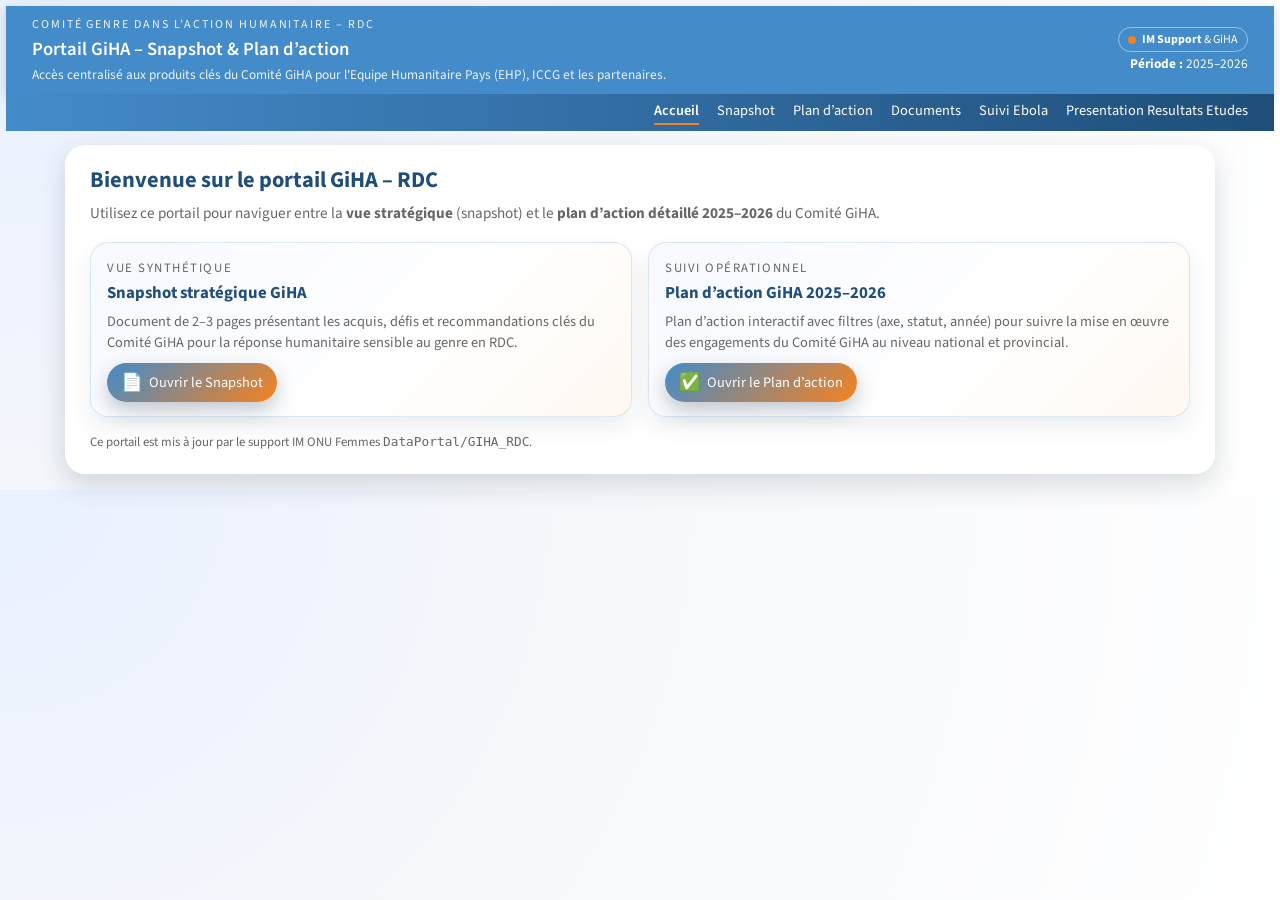
<file: index.html>
<!DOCTYPE html>
<html lang="fr">
<head>
  <meta charset="UTF-8">
  <title>GIHA RDC – Portail Snapshot &amp; Plan d’action</title>
  <meta name="viewport" content="width=device-width, initial-scale=1.0">

  <!-- Même police que le snapshot -->
  <link rel="preconnect" href="https://fonts.googleapis.com">
  <link rel="preconnect" href="https://fonts.gstatic.com" crossorigin>
  <link href="https://fonts.googleapis.com/css2?family=Source+Sans+3:wght@300;400;600;700&display=swap" rel="stylesheet">

  <style>
    :root {
      --ocha-blue: #1F4E79;
      --unw-blue: #448BCA;
      --unw-orange: #F58220;
      --text-dark: #222222;
      --text-muted: #666666;
      --bg-soft: #f5f7fb;
      --card-bg: #ffffff;
      --border-soft: #dde3f0;
      --radius-lg: 18px;
      --radius-md: 12px;
      --shadow-soft: 0 10px 28px rgba(15, 35, 52, 0.16);
    }

    * { box-sizing: border-box; }

    body {
      margin: 0;
      padding: 6px;
      font-family: "Source Sans 3", "Source Sans Pro", -apple-system,
        BlinkMacSystemFont, "Segoe UI", Roboto, Arial, sans-serif;
      font-size: 12pt;
      background: radial-gradient(circle at top left, #e9f1ff 0, #f5f7fb 40%, #ffffff 100%);
      color: var(--text-dark);
    }

    /* Bandeau en-tête identique au snapshot */
    .header-band {
      background: var(--unw-blue);
      color: #ffffff;
      padding: 10px 26px;
      display: flex;
      align-items: center;
      justify-content: space-between;
      gap: 16px;
      box-shadow: 0 4px 12px rgba(15, 35, 52, 0.18);
    }

    .header-left {
      display: flex;
      flex-direction: column;
      gap: 3px;
    }

    .header-title-small {
      font-size: 9pt;
      text-transform: uppercase;
      letter-spacing: 0.16em;
      opacity: 0.9;
    }

    .header-title-main {
      font-size: 14pt;
      font-weight: 600;
    }

    .header-subtitle {
      font-size: 10pt;
      opacity: 0.9;
    }

    .header-right {
      text-align: right;
      font-size: 10pt;
      display: flex;
      flex-direction: column;
      gap: 2px;
    }

    .header-chip {
      display: inline-flex;
      align-items: center;
      gap: 6px;
      border-radius: 999px;
      padding: 3px 9px;
      border: 1px solid rgba(255, 255, 255, 0.45);
      font-size: 9pt;
      align-self: flex-end;
    }

    .header-dot {
      width: 8px;
      height: 8px;
      border-radius: 999px;
      background: var(--unw-orange);
    }

    /* Menu commun */
    .top-nav {
      background: linear-gradient(90deg, var(--unw-blue), var(--ocha-blue));
      color: #fff;
      padding: 6px 26px;
      display: flex;
      justify-content: flex-end;
      gap: 18px;
      font-size: 0.9rem;
    }

    .top-nav a {
      color: #fff;
      text-decoration: none;
      padding-bottom: 2px;
      border-bottom: 2px solid transparent;
    }

    .top-nav a:hover {
      border-bottom-color: rgba(255, 255, 255, 0.9);
    }

    .top-nav a.active {
      border-bottom-color: var(--unw-orange);
      font-weight: 600;
    }

    /* Contenu principal */
    .page {
      max-width: 1150px;
      margin: 14px auto 10px;
      background: #ffffff;
      border-radius: 20px;
      box-shadow: var(--shadow-soft);
      border: 1px solid rgba(255, 255, 255, 0.85);
      padding: 18px 24px 22px;
    }

    .intro h1 {
      margin: 0 0 6px;
      font-size: 1.4rem;
      color: var(--ocha-blue);
    }

    .intro p {
      margin: 0;
      font-size: 0.95rem;
      color: var(--text-muted);
    }

    .cards {
      display: grid;
      grid-template-columns: repeat(2, minmax(0, 1fr));
      gap: 16px;
      margin-top: 18px;
    }

    .card {
      border-radius: var(--radius-lg);
      padding: 16px 16px 14px;
      background: linear-gradient(135deg, #f7f9ff 0, #ffffff 60%, #fff8f1 100%);
      box-shadow: 0 10px 22px rgba(15, 35, 52, 0.08);
      border: 1px solid rgba(68, 139, 202, 0.18);
      display: flex;
      flex-direction: column;
      justify-content: space-between;
    }

    .card-badge {
      font-size: 0.8rem;
      text-transform: uppercase;
      letter-spacing: 0.12em;
      color: var(--text-muted);
      margin-bottom: 4px;
    }

    .card h2 {
      margin: 0 0 6px;
      font-size: 1.05rem;
      color: var(--ocha-blue);
    }

    .card p {
      margin: 0 0 10px;
      font-size: 0.9rem;
      color: var(--text-muted);
    }

    .btn-link {
      align-self: flex-start;
      display: inline-flex;
      align-items: center;
      gap: 6px;
      padding: 7px 14px;
      border-radius: 999px;
      border: none;
      background: linear-gradient(135deg, var(--unw-blue), var(--unw-orange));
      color: #fff;
      font-size: 0.9rem;
      cursor: pointer;
      text-decoration: none;
      box-shadow: 0 8px 20px rgba(15, 35, 52, 0.25);
    }

    .btn-link span.icon {
      font-size: 1.1rem;
    }

    .btn-link:hover {
      transform: translateY(-1px);
    }

    .footer-note {
      margin-top: 16px;
      font-size: 0.8rem;
      color: var(--text-muted);
    }

    @media (max-width: 900px) {
      .page {
        margin: 10px 6px;
        border-radius: 14px;
      }
      .cards {
        grid-template-columns: minmax(0, 1fr);
      }
    }

    /* Impression : on masque le menu et le fond dégradé */
    @media print {
      body {
        background: #ffffff !important;
        padding: 0;
      }
      .header-band {
        box-shadow: none;
      }
      .top-nav {
        display: none !important;
      }
      .page {
        box-shadow: none;
        border-radius: 0;
        border: none;
        margin: 0;
        padding: 12px;
      }
    }
  </style>
</head>
<body>

<header class="header-band">
  <div class="header-left">
    <div class="header-title-small">COMITÉ GENRE DANS L’ACTION HUMANITAIRE – RDC</div>
    <div class="header-title-main">Portail GiHA – Snapshot &amp; Plan d’action</div>
    <div class="header-subtitle">
      Accès centralisé aux produits clés du Comité GiHA pour l'Equipe Humanitaire Pays (EHP), ICCG et les partenaires.
    </div>
  </div>
  <div class="header-right">
    <div class="header-chip">
      <span class="header-dot"></span>
      <span><strong>IM Support</strong> &amp; GiHA </span>
    </div>
    <div><strong>Période :</strong> 2025–2026</div>
  </div>
</header>

<nav class="top-nav">
  <a href="index.html" class="active">Accueil</a>
  <a href="snapshot.html">Snapshot</a>
  <a href="plan_action.html">Plan d’action</a>
  <a href="documents.html">Documents</a>
  <a href="ebola.html">Suivi Ebola</a>
  <a href="Presentation.html">Presentation Resultats Etudes</a>
 </nav>

<main class="page">
  <section class="intro">
    <h1>Bienvenue sur le portail GiHA – RDC</h1>
    <p>
      Utilisez ce portail pour naviguer entre la <strong>vue stratégique</strong> (snapshot)
      et le <strong>plan d’action détaillé 2025–2026</strong> du Comité GiHA.
    </p>
  </section>

  <section class="cards">
    <article class="card">
      <div>
        <div class="card-badge">Vue synthétique</div>
        <h2>Snapshot stratégique GiHA</h2>
        <p>
          Document de 2–3 pages présentant les acquis, défis et recommandations clés
          du Comité GiHA pour la réponse humanitaire sensible au genre en RDC.
        </p>
      </div>
      <a class="btn-link" href="snapshot.html">
        <span class="icon">📄</span>
        <span>Ouvrir le Snapshot</span>
      </a>
    </article>

    <article class="card">
      <div>
        <div class="card-badge">Suivi opérationnel</div>
        <h2>Plan d’action GiHA 2025–2026</h2>
        <p>
          Plan d’action interactif avec filtres (axe, statut, année) pour suivre la mise en œuvre
          des engagements du Comité GiHA au niveau national et provincial.
        </p>
      </div>
      <a class="btn-link" href="plan_action.html">
        <span class="icon">✅</span>
        <span>Ouvrir le Plan d’action</span>
      </a>
    </article>
  </section>

  <section class="footer-note">
    Ce portail est mis à jour par le support IM ONU Femmes <code>DataPortal/GIHA_RDC</code>.
  </section>
</main>

</body>
</html>
</file>
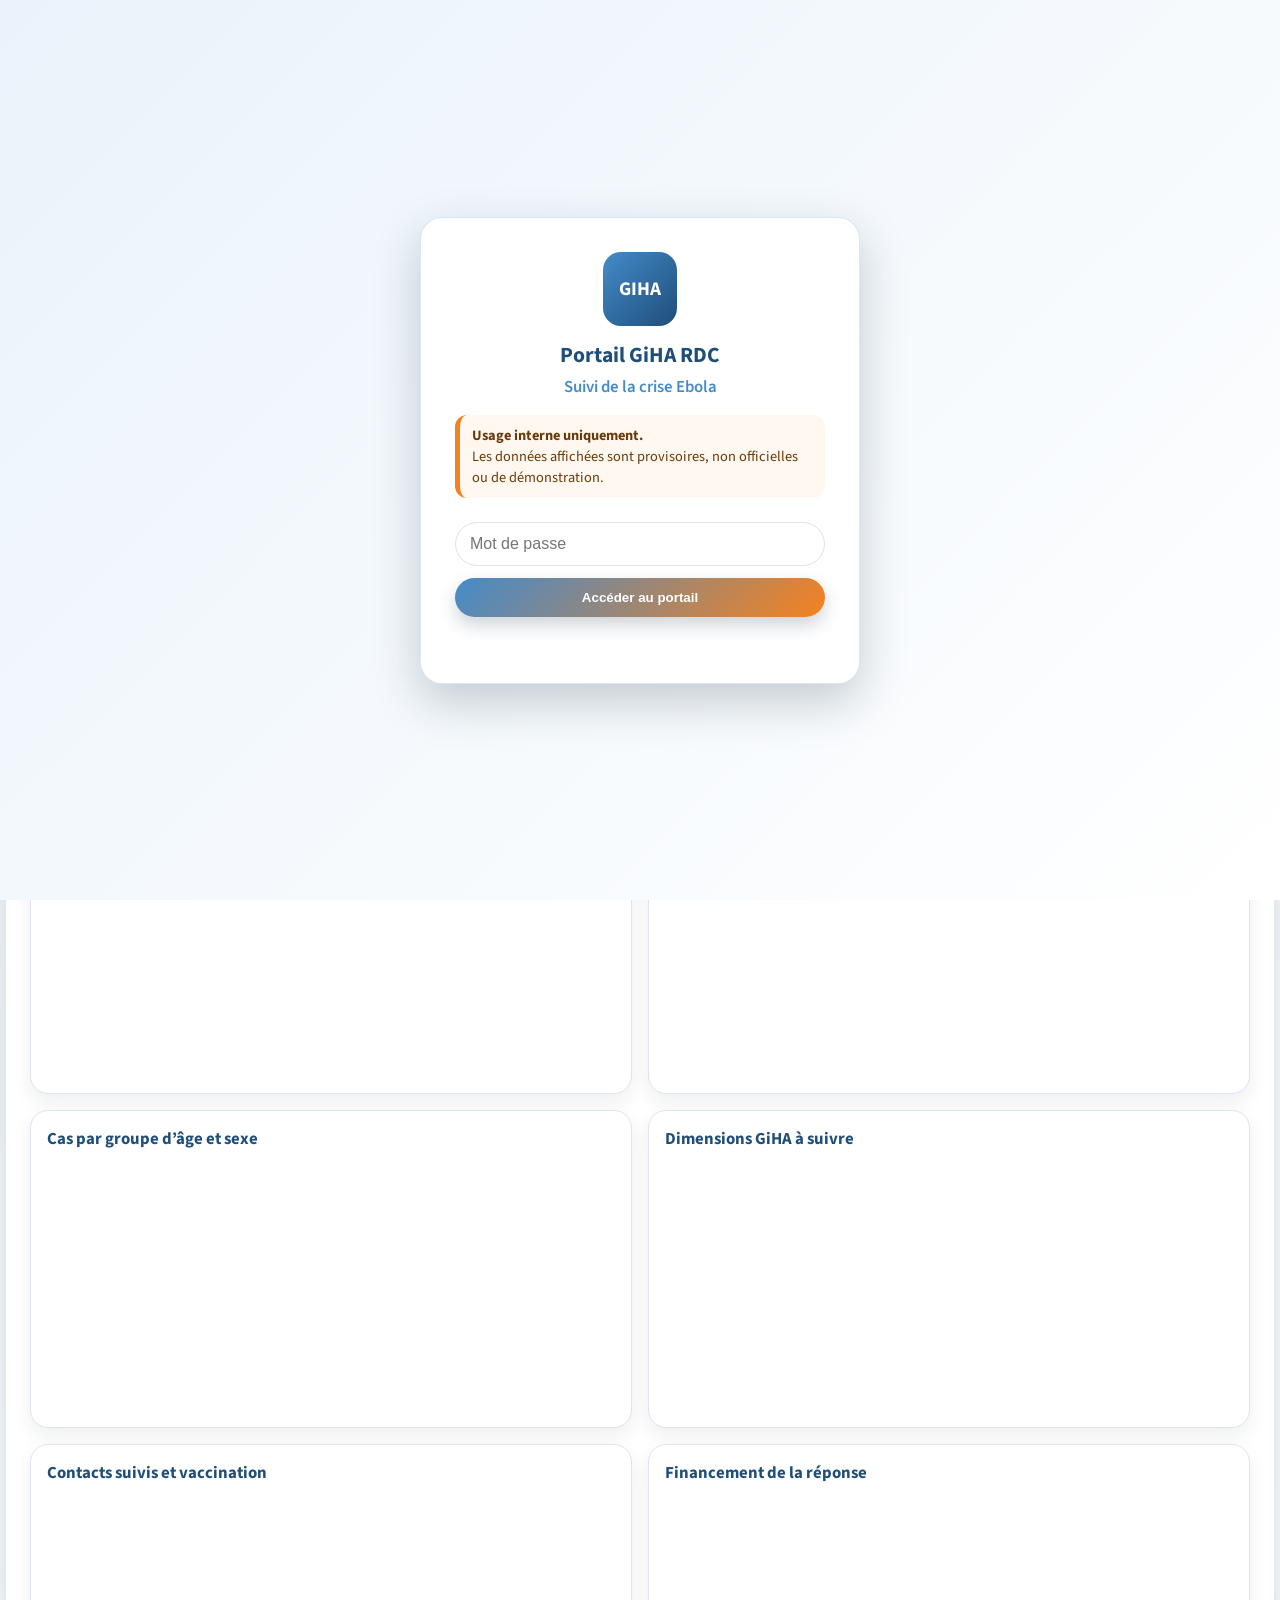
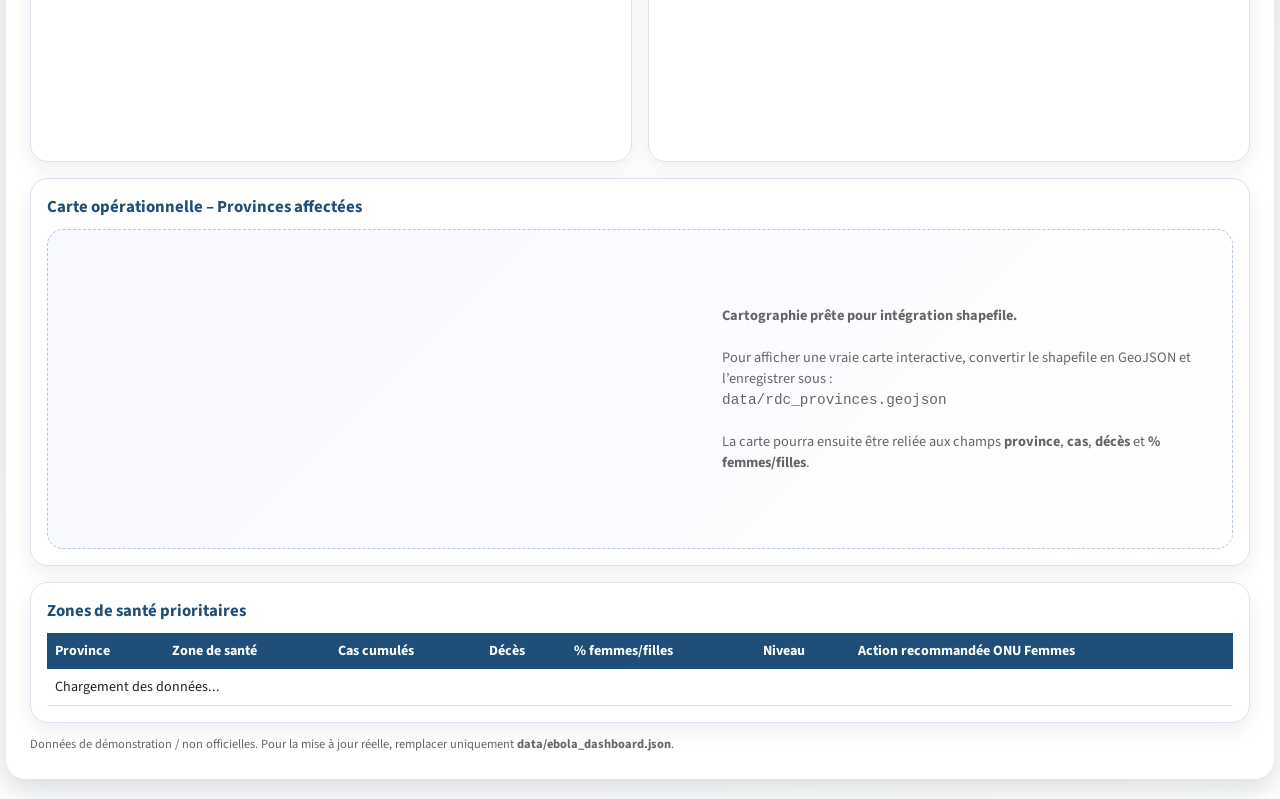
<file: ebola.html>
<!DOCTYPE html>
<html lang="fr">
<head>
  <meta charset="UTF-8" />
  <title>GIHA RDC – Suivi de la crise Ebola</title>
  <meta name="viewport" content="width=device-width, initial-scale=1.0" />
  <link href="https://fonts.googleapis.com/css2?family=Source+Sans+3:wght@300;400;600;700&display=swap" rel="stylesheet" />

  <style>
    :root{
      --ocha-blue:#1F4E79;
      --unw-blue:#448BCA;
      --unw-orange:#F58220;
      --dark:#222;
      --muted:#666;
      --soft:#f5f7fb;
      --border:#dde3f0;
      --shadow:0 10px 28px rgba(15,35,52,.16);
    }

    *{box-sizing:border-box}

    body{
      margin:0;
      padding:6px;
      font-family:"Source Sans 3",Arial,sans-serif;
      background:radial-gradient(circle at top left,#e9f1ff 0,#f5f7fb 40%,#fff 100%);
      color:var(--dark);
    }

    #loginOverlay{
      position:fixed;
      inset:0;
      z-index:99999;
      background:linear-gradient(135deg,#eaf3fb,#ffffff);
      display:flex;
      align-items:center;
      justify-content:center;
      padding:20px;
    }

    .login-card{
      width:min(440px,100%);
      background:white;
      border-radius:22px;
      box-shadow:0 18px 48px rgba(15,35,52,.22);
      padding:34px;
      text-align:center;
      border:1px solid rgba(68,139,202,.2);
    }

    .login-logo{
      width:74px;
      height:74px;
      margin:0 auto 14px;
      border-radius:18px;
      background:linear-gradient(135deg,var(--unw-blue),var(--ocha-blue));
      color:#fff;
      display:flex;
      align-items:center;
      justify-content:center;
      font-weight:700;
      font-size:1.2rem;
    }

    .login-card h1{
      margin:0;
      color:var(--ocha-blue);
      font-size:1.35rem;
    }

    .login-card h2{
      margin:4px 0 14px;
      color:var(--unw-blue);
      font-size:1.05rem;
      font-weight:600;
    }

    .login-warning{
      background:#fff8f1;
      border-left:5px solid var(--unw-orange);
      border-radius:12px;
      padding:10px 12px;
      text-align:left;
      font-size:.9rem;
      color:#6b3a08;
      margin:16px 0;
    }

    .login-card input{
      width:100%;
      padding:12px 14px;
      border-radius:999px;
      border:1px solid var(--border);
      font-size:1rem;
      outline:none;
      margin-top:8px;
    }

    .login-card button{
      width:100%;
      margin-top:12px;
      padding:12px 14px;
      border:none;
      border-radius:999px;
      background:linear-gradient(135deg,var(--unw-blue),var(--unw-orange));
      color:white;
      font-weight:700;
      cursor:pointer;
      box-shadow:0 8px 18px rgba(15,35,52,.2);
    }

    #loginError{
      margin-top:12px;
      color:#b42318;
      font-weight:700;
      min-height:20px;
    }

    .header-band{
      background:var(--unw-blue);
      color:#fff;
      padding:10px 26px;
      display:flex;
      justify-content:space-between;
      gap:16px;
      box-shadow:0 4px 12px rgba(15,35,52,.18);
    }

    .header-title-small{
      font-size:9pt;
      text-transform:uppercase;
      letter-spacing:.16em;
      opacity:.9;
    }

    .header-title-main{
      font-size:14pt;
      font-weight:600;
    }

    .header-subtitle{
      font-size:10pt;
      opacity:.9;
    }

    .header-right{
      text-align:right;
      font-size:10pt;
    }

    .header-chip{
      display:inline-flex;
      align-items:center;
      gap:6px;
      border-radius:999px;
      padding:3px 9px;
      border:1px solid rgba(255,255,255,.45);
      font-size:9pt;
      margin-bottom:4px;
    }

    .header-dot{
      width:8px;
      height:8px;
      border-radius:999px;
      background:var(--unw-orange);
    }

    .top-nav{
      background:linear-gradient(90deg,var(--unw-blue),var(--ocha-blue));
      padding:6px 26px;
      display:flex;
      justify-content:flex-end;
      gap:18px;
      flex-wrap:wrap;
    }

    .top-nav a{
      color:#fff;
      text-decoration:none;
      border-bottom:2px solid transparent;
    }

    .top-nav a.active,.top-nav a:hover{
      border-bottom-color:var(--unw-orange);
      font-weight:600;
    }

    .page{
      max-width:1320px;
      margin:14px auto;
      background:#fff;
      border-radius:20px;
      box-shadow:var(--shadow);
      padding:20px 24px 26px;
    }

    .error-box{
      display:none;
      background:#fff1e8;
      border-left:5px solid var(--unw-orange);
      color:#7c2d12;
      padding:12px 14px;
      border-radius:10px;
      margin-bottom:16px;
    }

    .intro{
      display:flex;
      justify-content:space-between;
      gap:20px;
      align-items:flex-start;
      margin-bottom:18px;
    }

    .intro h1{
      margin:0 0 6px;
      font-size:1.5rem;
      color:var(--ocha-blue);
    }

    .intro p{
      margin:0;
      color:var(--muted);
    }

    .update-box{
      background:#fff8f1;
      border-left:5px solid var(--unw-orange);
      padding:10px 14px;
      border-radius:10px;
      min-width:290px;
      font-size:.9rem;
    }

    .kpi-grid{
      display:grid;
      grid-template-columns:repeat(6,minmax(0,1fr));
      gap:12px;
      margin-bottom:18px;
    }

    .kpi-card{
      background:linear-gradient(135deg,#f7f9ff 0,#fff 65%);
      border:1px solid rgba(68,139,202,.18);
      border-radius:16px;
      padding:12px;
      box-shadow:0 8px 20px rgba(15,35,52,.08);
    }

    .kpi-label{
      color:var(--muted);
      font-size:.78rem;
      text-transform:uppercase;
      letter-spacing:.08em;
    }

    .kpi-value{
      color:var(--ocha-blue);
      font-size:1.55rem;
      font-weight:700;
      margin-top:4px;
    }

    .kpi-note{
      color:var(--muted);
      font-size:.78rem;
      margin-top:2px;
    }

    .dashboard-grid{
      display:grid;
      grid-template-columns:2fr 1fr;
      gap:16px;
      margin-bottom:16px;
    }

    .two-cols{
      display:grid;
      grid-template-columns:repeat(2,minmax(0,1fr));
      gap:16px;
      margin-bottom:16px;
    }

    .section-card{
      background:#fff;
      border:1px solid var(--border);
      border-radius:18px;
      padding:16px;
      box-shadow:0 8px 20px rgba(15,35,52,.07);
    }

    .section-card h2{
      margin:0 0 10px;
      color:var(--ocha-blue);
      font-size:1.05rem;
    }

    .chart{
      height:310px;
      width:100%;
      overflow:hidden;
    }

    .mini-chart{
      height:250px;
      width:100%;
      overflow:hidden;
    }

    .alert{
      padding:10px 12px;
      border-radius:12px;
      margin-bottom:10px;
      font-size:.9rem;
      border-left:5px solid var(--unw-orange);
      background:#fff8f1;
    }

    .decision-list{
      margin:0;
      padding-left:18px;
      font-size:.92rem;
    }

    .decision-list li{
      margin-bottom:8px;
    }

    table{
      width:100%;
      border-collapse:collapse;
      font-size:.88rem;
    }

    th{
      background:var(--ocha-blue);
      color:#fff;
      text-align:left;
      padding:8px;
    }

    td{
      padding:8px;
      border-bottom:1px solid var(--border);
    }

    tr:nth-child(even){
      background:#f8fafd;
    }

    .status-badge{
      display:inline-block;
      padding:3px 8px;
      border-radius:999px;
      font-size:.76rem;
      font-weight:600;
    }

    .critical{background:#fff1e8;color:#9d4b00}
    .moderate{background:#eef6ff;color:var(--ocha-blue)}
    .low{background:#f1f5f9;color:#334155}

    .map-placeholder{
      min-height:320px;
      border-radius:16px;
      background:linear-gradient(135deg,#f7f9ff,#fff);
      border:1px dashed #b7c7dc;
      display:grid;
      grid-template-columns:1.3fr 1fr;
      gap:16px;
      padding:16px;
      align-items:center;
    }

    .map-note{
      color:var(--muted);
      font-size:.9rem;
    }

    .footer-note{
      margin-top:12px;
      font-size:.78rem;
      color:var(--muted);
    }

    @media(max-width:1050px){
      .kpi-grid{grid-template-columns:repeat(3,1fr)}
      .dashboard-grid,.two-cols,.map-placeholder{grid-template-columns:1fr}
      .intro{flex-direction:column}
    }

    @media(max-width:700px){
      .kpi-grid{grid-template-columns:repeat(2,1fr)}
      .page{padding:14px}
      .header-band{flex-direction:column}
      .header-right{text-align:left}
    }

    @media print{
      #loginOverlay,.top-nav{display:none!important}
      body{background:#fff!important;padding:0}
      .page{box-shadow:none;border-radius:0;margin:0}
    }
  </style>
</head>

<body>

<div id="loginOverlay">
  <div class="login-card">
    <div class="login-logo">GIHA</div>
    <h1>Portail GiHA RDC</h1>
    <h2>Suivi de la crise Ebola</h2>
    <div class="login-warning">
      <strong>Usage interne uniquement.</strong><br>
      Les données affichées sont provisoires, non officielles ou de démonstration.
    </div>
    <input id="passwordInput" type="password" placeholder="Mot de passe" autocomplete="off" />
    <button type="button" onclick="checkPassword()">Accéder au portail</button>
    <div id="loginError"></div>
  </div>
</div>

<header class="header-band">
  <div>
    <div class="header-title-small">COMITÉ GENRE DANS L’ACTION HUMANITAIRE – RDC</div>
    <div class="header-title-main">Portail GiHA – Suivi de la crise Ebola</div>
    <div class="header-subtitle">Tableau de bord d’aide à la décision pour ONU Femmes, EHP, ICCG, clusters et partenaires.</div>
  </div>
  <div class="header-right">
    <div class="header-chip"><span class="header-dot"></span><span><strong>Internal</strong> &amp; GiHA</span></div>
    <div><strong>Période :</strong> <span id="periodLabel">2026</span></div>
  </div>
</header>

<nav class="top-nav">
  <a href="index.html">Accueil</a>
  <a href="snapshot.html">Snapshot</a>
  <a href="plan_action.html">Plan d’action</a>
  <a href="documents.html">Documents</a>
  <a href="ebola.html" class="active">Suivi Ebola</a>
</nav>

<main class="page">
  <div class="error-box" id="dataError"></div>

  <section class="intro">
    <div>
      <h1>Suivi stratégique de la crise Ebola</h1>
      <p>Cette page suit l’évolution journalière et mensuelle, les données désagrégées par sexe et âge, les zones critiques, les priorités GiHA et les signaux d’alerte pour la prise de décision.</p>
    </div>
    <div class="update-box">
      <strong>Dernière mise à jour :</strong> <span id="lastUpdate">Chargement...</span><br />
      <strong>Sources :</strong> <span id="dataSources">Chargement...</span>
    </div>
  </section>

  <section class="kpi-grid">
    <div class="kpi-card"><div class="kpi-label">Cas cumulés</div><div class="kpi-value" id="kpiCases">-</div><div class="kpi-note">Confirmés + probables</div></div>
    <div class="kpi-card"><div class="kpi-label">Décès</div><div class="kpi-value" id="kpiDeaths">-</div><div class="kpi-note" id="kpiFatalityRate">Taux létalité : -</div></div>
    <div class="kpi-card"><div class="kpi-label">Guéris</div><div class="kpi-value" id="kpiRecovered">-</div><div class="kpi-note">Sorties guéries</div></div>
    <div class="kpi-card"><div class="kpi-label">Femmes/Filles</div><div class="kpi-value" id="kpiFemale">-</div><div class="kpi-note">Part des cas désagrégés</div></div>
    <div class="kpi-card"><div class="kpi-label">Zones affectées</div><div class="kpi-value" id="kpiZones">-</div><div class="kpi-note">Zones de santé touchées</div></div>
    <div class="kpi-card"><div class="kpi-label">Alertes actives</div><div class="kpi-value" id="kpiAlerts">-</div><div class="kpi-note">À investiguer / suivre</div></div>
  </section>

  <section class="dashboard-grid">
    <div class="section-card">
      <h2>Tendance journalière des cas, décès et alertes</h2>
      <div id="dailyTrendChart" class="chart"></div>
    </div>
    <div class="section-card">
      <h2>Signaux d’alerte décisionnels</h2>
      <div id="alertsContainer"></div>
      <ul class="decision-list" id="recommendationsList"></ul>
    </div>
  </section>

  <section class="two-cols">
    <div class="section-card"><h2>Tendance mensuelle</h2><div id="monthlyTrendChart" class="mini-chart"></div></div>
    <div class="section-card"><h2>Répartition par sexe</h2><div id="sexChart" class="mini-chart"></div></div>
  </section>

  <section class="two-cols">
    <div class="section-card"><h2>Cas par groupe d’âge et sexe</h2><div id="ageSexChart" class="mini-chart"></div></div>
    <div class="section-card"><h2>Dimensions GiHA à suivre</h2><div id="gihaChart" class="mini-chart"></div></div>
  </section>

  <section class="two-cols">
    <div class="section-card"><h2>Contacts suivis et vaccination</h2><div id="contactsVaccinationChart" class="mini-chart"></div></div>
    <div class="section-card"><h2>Financement de la réponse</h2><div id="fundingChart" class="mini-chart"></div></div>
  </section>

  <section class="section-card">
    <h2>Carte opérationnelle – Provinces affectées</h2>
    <div class="map-placeholder">
      <div id="provinceMapChart"></div>
      <div class="map-note">
        <strong>Cartographie prête pour intégration shapefile.</strong><br><br>
        Pour afficher une vraie carte interactive, convertir le shapefile en GeoJSON et l’enregistrer sous :
        <br><code>data/rdc_provinces.geojson</code>
        <br><br>
        La carte pourra ensuite être reliée aux champs <strong>province</strong>, <strong>cas</strong>, <strong>décès</strong> et <strong>% femmes/filles</strong>.
      </div>
    </div>
  </section>

  <section class="section-card" style="margin-top:16px">
    <h2>Zones de santé prioritaires</h2>
    <table>
      <thead>
        <tr>
          <th>Province</th>
          <th>Zone de santé</th>
          <th>Cas cumulés</th>
          <th>Décès</th>
          <th>% femmes/filles</th>
          <th>Niveau</th>
          <th>Action recommandée ONU Femmes</th>
        </tr>
      </thead>
      <tbody id="healthZonesTable">
        <tr><td colspan="7">Chargement des données...</td></tr>
      </tbody>
    </table>
  </section>

  <section class="footer-note">
    Données de démonstration / non officielles. Pour la mise à jour réelle, remplacer uniquement <strong>data/ebola_dashboard.json</strong>.
  </section>
</main>

<script>
  const PASSWORD = "unw001";
  const DATA_URL = "./data/ebola_dashboard.json";

  const BLUE = "#448BCA";
  const DARK = "#1F4E79";
  const ORANGE = "#F58220";
  const GREY = "#64748B";
  const LIGHT = "#D9E2F3";

  function checkPassword(){
    const input = document.getElementById("passwordInput");
    const error = document.getElementById("loginError");
    if(input.value === PASSWORD){
      sessionStorage.setItem("ebola_access","ok");
      document.getElementById("loginOverlay").style.display = "none";
      loadDashboard();
    }else{
      error.textContent = "Mot de passe incorrect.";
      input.focus();
    }
  }

  document.addEventListener("DOMContentLoaded", function(){
    const input = document.getElementById("passwordInput");
    input.addEventListener("keydown", function(e){
      if(e.key === "Enter") checkPassword();
    });

    if(sessionStorage.getItem("ebola_access") === "ok"){
      document.getElementById("loginOverlay").style.display = "none";
      loadDashboard();
    }else{
      input.focus();
    }
  });

  function fmtNumber(v){
    if(v===null || v===undefined || v==="" || isNaN(Number(v))) return "-";
    return Number(v).toLocaleString("fr-FR");
  }

  function fmtPercent(v){
    if(v===null || v===undefined || v==="" || isNaN(Number(v))) return "-";
    return Number(v).toLocaleString("fr-FR",{maximumFractionDigits:1}) + "%";
  }

  function val(v){
    return Number(v || 0);
  }

  function setText(id,v){
    const e = document.getElementById(id);
    if(e) e.textContent = v;
  }

  function showError(message){
    const e = document.getElementById("dataError");
    e.style.display = "block";
    e.innerHTML = "Impossible de charger les données Ebola.<br><strong>Détail :</strong> " + message;
  }

  function loadDashboard(){
    fetch(DATA_URL + "?v=" + new Date().getTime())
      .then(r => {
        if(!r.ok) throw new Error("HTTP " + r.status + " - fichier data/ebola_dashboard.json introuvable.");
        return r.json();
      })
      .then(data => initDashboard(data))
      .catch(e => showError(e.message));
  }

  function initDashboard(data){
    renderKpis(data);
    renderAlerts(data);
    renderTable(data);
    renderCharts(data);
  }

  function renderKpis(data){
    const k = data.kpis || {};
    setText("periodLabel", data.metadata?.periode || "2026");
    setText("lastUpdate", data.metadata?.derniere_mise_a_jour || "-");
    setText("dataSources", Array.isArray(data.metadata?.sources) ? data.metadata.sources.join(", ") : "-");

    setText("kpiCases", fmtNumber(k.cas_cumules));
    setText("kpiDeaths", fmtNumber(k.deces));
    setText("kpiRecovered", fmtNumber(k.gueris));
    setText("kpiFemale", fmtPercent(k.femmes_filles_pct));
    setText("kpiZones", fmtNumber(k.zones_affectees));
    setText("kpiAlerts", fmtNumber(k.alertes_actives));
    setText("kpiFatalityRate", "Taux létalité : " + fmtPercent(k.taux_letalite_pct));
  }

  function renderAlerts(data){
    document.getElementById("alertsContainer").innerHTML =
      (data.alertes_decisionnelles || []).map(a =>
        `<div class="alert"><strong>${a.titre || "Alerte"} :</strong> ${a.description || ""}</div>`
      ).join("");

    document.getElementById("recommendationsList").innerHTML =
      (data.recommandations || []).map(r => `<li>${r}</li>`).join("");
  }

  function priorityClass(p){
    p = String(p || "").toLowerCase();
    if(p.includes("critique") || p.includes("élev") || p.includes("eleve")) return "critical";
    if(p.includes("surveiller") || p.includes("mod")) return "moderate";
    return "low";
  }

  function renderTable(data){
    const tbody = document.getElementById("healthZonesTable");
    const rows = data.zones_sante_prioritaires || [];
    tbody.innerHTML = rows.map(r => `
      <tr>
        <td>${r.province || "-"}</td>
        <td>${r.zone_sante || "-"}</td>
        <td>${fmtNumber(r.cas_cumules)}</td>
        <td>${fmtNumber(r.deces)}</td>
        <td>${fmtPercent(r.femmes_filles_pct)}</td>
        <td><span class="status-badge ${priorityClass(r.priorite)}">${r.priorite || "-"}</span></td>
        <td>${r.action_recommandee || "-"}</td>
      </tr>
    `).join("");

    if(!rows.length){
      tbody.innerHTML = `<tr><td colspan="7">Aucune zone de santé renseignée.</td></tr>`;
    }
  }

  function drawLineChart(id, labels, series){
    const el = document.getElementById(id);
    const w = 900, h = 280, p = 38;
    const values = series.flatMap(s => s.data);
    const max = Math.max(...values, 1);
    const n = labels.length;
    let svg = `<svg viewBox="0 0 ${w} ${h}" width="100%" height="100%" role="img">`;

    svg += `<rect x="0" y="0" width="${w}" height="${h}" fill="#fff"/>`;
    svg += `<line x1="${p}" y1="${h-p}" x2="${w-p}" y2="${h-p}" stroke="#dce3ef"/>`;
    svg += `<line x1="${p}" y1="${p}" x2="${p}" y2="${h-p}" stroke="#dce3ef"/>`;

    for(let i=0;i<=4;i++){
      const y = h-p-i*((h-2*p)/4);
      svg += `<line x1="${p}" y1="${y}" x2="${w-p}" y2="${y}" stroke="#eef2f7"/>`;
      svg += `<text x="${p-8}" y="${y+4}" font-size="10" text-anchor="end" fill="#666">${Math.round(max*i/4)}</text>`;
    }

    series.forEach(s => {
      const pts = s.data.map((d,i) => {
        const x = p + i*((w-2*p)/(n-1 || 1));
        const y = h-p-(d/max)*(h-2*p);
        return `${x},${y}`;
      }).join(" ");
      svg += `<polyline points="${pts}" fill="none" stroke="${s.color}" stroke-width="3" stroke-linecap="round" stroke-linejoin="round"/>`;
    });

    labels.forEach((l,i) => {
      if(i % Math.ceil(n/8) === 0){
        const x = p + i*((w-2*p)/(n-1 || 1));
        svg += `<text x="${x}" y="${h-8}" font-size="11" text-anchor="middle" fill="#666">${String(l).slice(5)}</text>`;
      }
    });

    series.forEach((s,i) => {
      const x = p + i*150;
      svg += `<rect x="${x}" y="10" width="12" height="12" fill="${s.color}" rx="2"/>`;
      svg += `<text x="${x+18}" y="20" font-size="12" fill="#333">${s.name}</text>`;
    });

    svg += `</svg>`;
    el.innerHTML = svg;
  }

  function drawBarChart(id, labels, series){
    const el = document.getElementById(id);
    const w = 720, h = 235, p = 42;
    const max = Math.max(...series.flatMap(s => s.data), 1);
    const groupW = (w-2*p)/labels.length;
    const barW = groupW/(series.length+1);
    let svg = `<svg viewBox="0 0 ${w} ${h}" width="100%" height="100%">`;

    svg += `<rect x="0" y="0" width="${w}" height="${h}" fill="#fff"/>`;
    svg += `<line x1="${p}" y1="${h-p}" x2="${w-p}" y2="${h-p}" stroke="#dce3ef"/>`;

    labels.forEach((l,i) => {
      series.forEach((s,j) => {
        const bh = (s.data[i]/max)*(h-2*p);
        const x = p+i*groupW+j*barW+barW*.25;
        const y = h-p-bh;
        svg += `<rect x="${x}" y="${y}" width="${barW*.7}" height="${bh}" fill="${s.color}" rx="4"/>`;
      });
      svg += `<text x="${p+i*groupW+groupW/2}" y="${h-8}" font-size="11" text-anchor="middle" fill="#666">${l}</text>`;
    });

    series.forEach((s,i) => {
      const x = p + i*120;
      svg += `<rect x="${x}" y="8" width="12" height="12" fill="${s.color}" rx="2"/>`;
      svg += `<text x="${x+18}" y="18" font-size="12" fill="#333">${s.name}</text>`;
    });

    svg += `</svg>`;
    el.innerHTML = svg;
  }

  function drawPie(id, data){
    const el = document.getElementById(id);
    const total = data.reduce((a,b) => a+b.value, 0) || 1;
    let start = -Math.PI/2;
    const cx = 165, cy = 112, r = 78;
    const colors = [ORANGE, BLUE, LIGHT, GREY];
    let svg = `<svg viewBox="0 0 430 235" width="100%" height="100%">`;

    data.forEach((d,i) => {
      const angle = d.value/total*2*Math.PI;
      const end = start + angle;
      const x1 = cx + r*Math.cos(start), y1 = cy + r*Math.sin(start);
      const x2 = cx + r*Math.cos(end), y2 = cy + r*Math.sin(end);
      const large = angle > Math.PI ? 1 : 0;
      const color = colors[i % colors.length];
      svg += `<path d="M${cx},${cy} L${x1},${y1} A${r},${r} 0 ${large},1 ${x2},${y2} Z" fill="${color}" stroke="#fff" stroke-width="2"/>`;
      svg += `<rect x="270" y="${70+i*30}" width="12" height="12" fill="${color}" rx="2"/>`;
      svg += `<text x="290" y="${81+i*30}" font-size="13" fill="#333">${d.label}: ${fmtNumber(d.value)}</text>`;
      start = end;
    });

    svg += `</svg>`;
    el.innerHTML = svg;
  }

  function drawHorizontalBars(id, rows, labelKey, valueKey){
    const el = document.getElementById(id);
    const max = Math.max(...rows.map(r => val(r[valueKey])), 1);
    el.innerHTML = rows.map(r => `
      <div style="display:grid;grid-template-columns:135px 1fr 78px;gap:8px;align-items:center;margin:8px 0;font-size:.85rem">
        <div>${r[labelKey]}</div>
        <div style="background:#edf1f7;border-radius:999px;overflow:hidden;height:15px">
          <div style="width:${val(r[valueKey])/max*100}%;height:15px;background:${BLUE};border-radius:999px"></div>
        </div>
        <strong style="text-align:right">${fmtNumber(r[valueKey])}</strong>
      </div>
    `).join("");
  }

  function renderCharts(data){
    const daily = data.tendance_journaliere || [];
    const monthly = data.tendance_mensuelle || [];
    const sex = data.repartition_sexe || [];
    const age = data.age_sexe || [];
    const giha = data.indicateurs_giha || [];
    const funding = data.financement || [];
    const provinces = data.provinces || [];

    drawLineChart("dailyTrendChart", daily.map(d => d.date), [
      {name:"Nouveaux cas", data:daily.map(d => val(d.nouveaux_cas)), color:BLUE},
      {name:"Décès", data:daily.map(d => val(d.deces)), color:ORANGE},
      {name:"Alertes", data:daily.map(d => val(d.alertes)), color:GREY}
    ]);

    drawBarChart("monthlyTrendChart", monthly.map(d => String(d.mois).slice(0,3)), [
      {name:"Cas", data:monthly.map(d => val(d.cas)), color:BLUE},
      {name:"Décès", data:monthly.map(d => val(d.deces)), color:ORANGE}
    ]);

    drawPie("sexChart", sex.map(d => ({label:d.sexe, value:val(d.cas)})));

    drawBarChart("ageSexChart", age.map(d => String(d.groupe_age).replace(" ans","")), [
      {name:"Femmes/Filles", data:age.map(d => val(d.femmes_filles)), color:ORANGE},
      {name:"Hommes/Garçons", data:age.map(d => val(d.hommes_garcons)), color:BLUE}
    ]);

    drawHorizontalBars("gihaChart", giha, "indicateur", "valeur");

    drawLineChart("contactsVaccinationChart", daily.map(d => d.date), [
      {name:"Contacts suivis", data:daily.map(d => val(d.contacts_suivis)), color:DARK},
      {name:"Vaccinés", data:daily.map(d => val(d.vaccines || d.personnes_vaccinees || d.vaccines_jour)), color:ORANGE}
    ]);

    drawHorizontalBars("fundingChart", funding, "source", "usd");
    drawHorizontalBars("provinceMapChart", provinces, "province", "cas");
  }
</script>

</body>
</html>
</file>
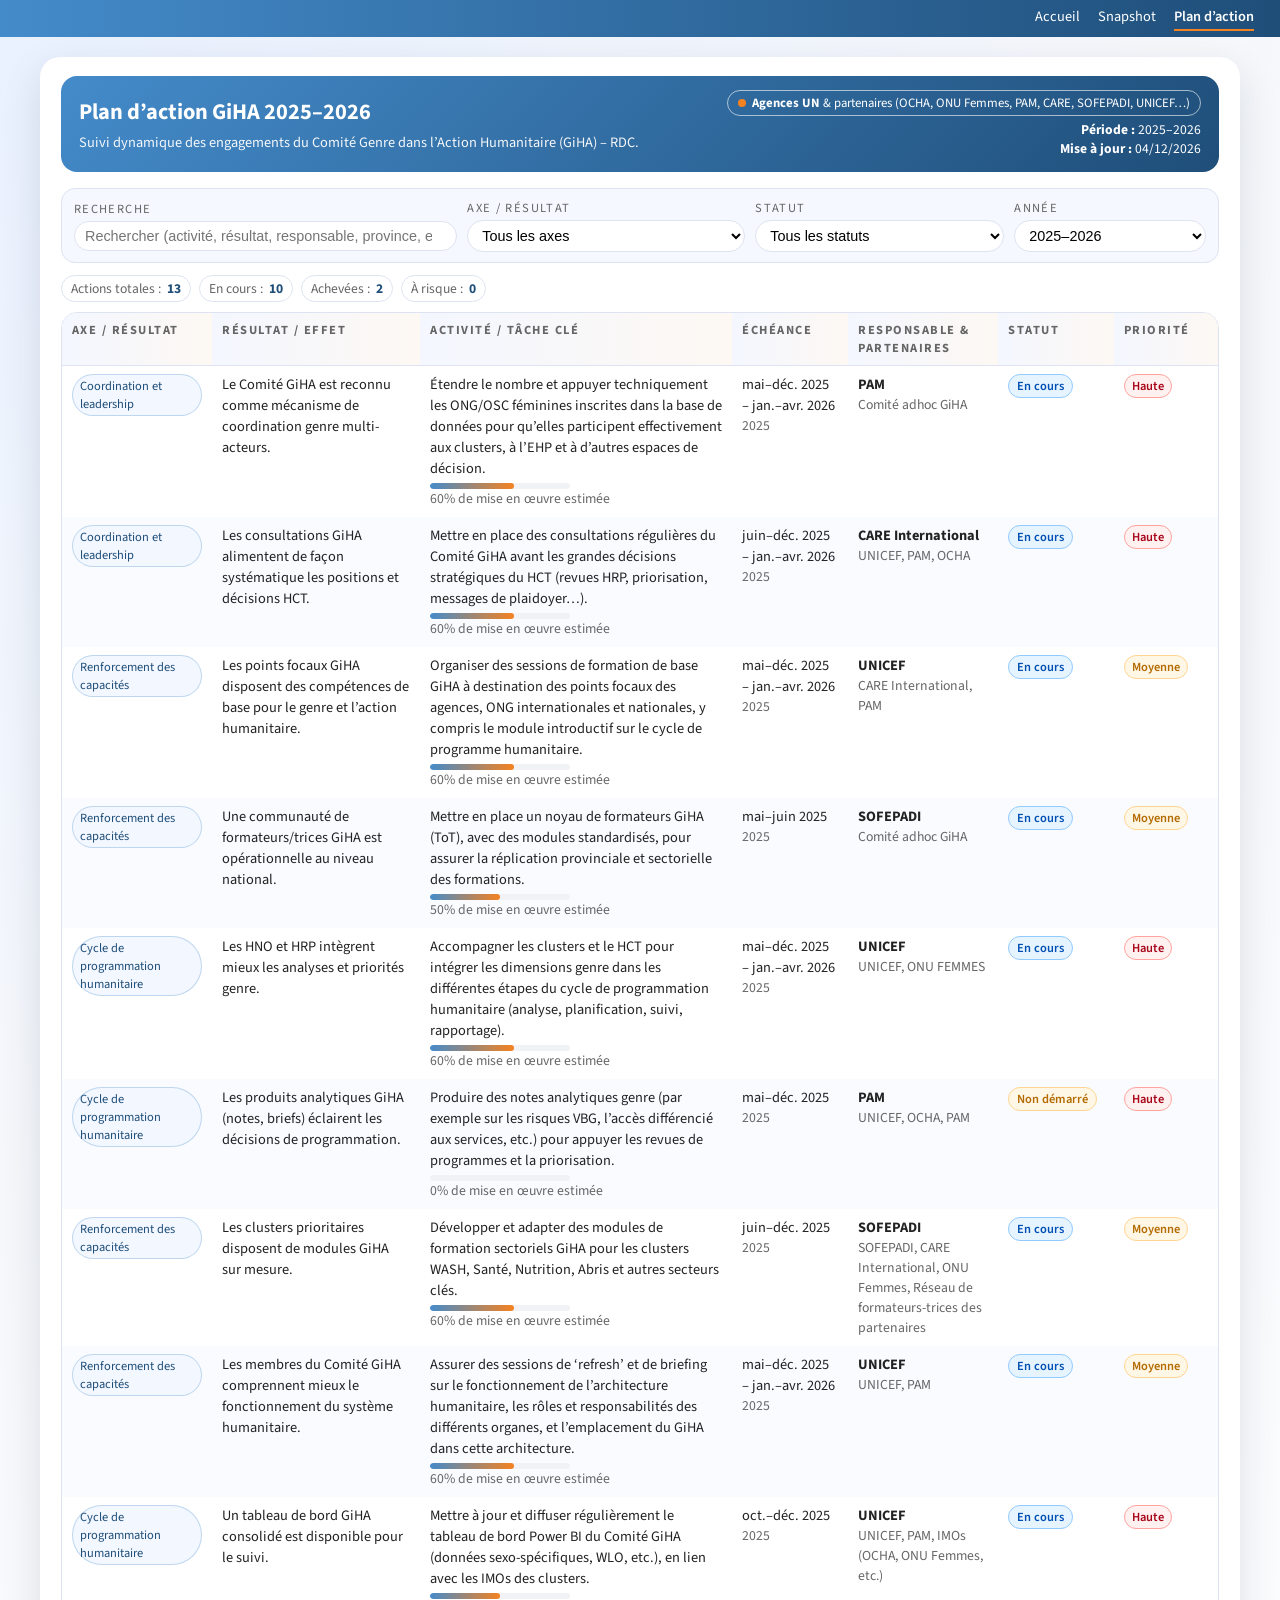
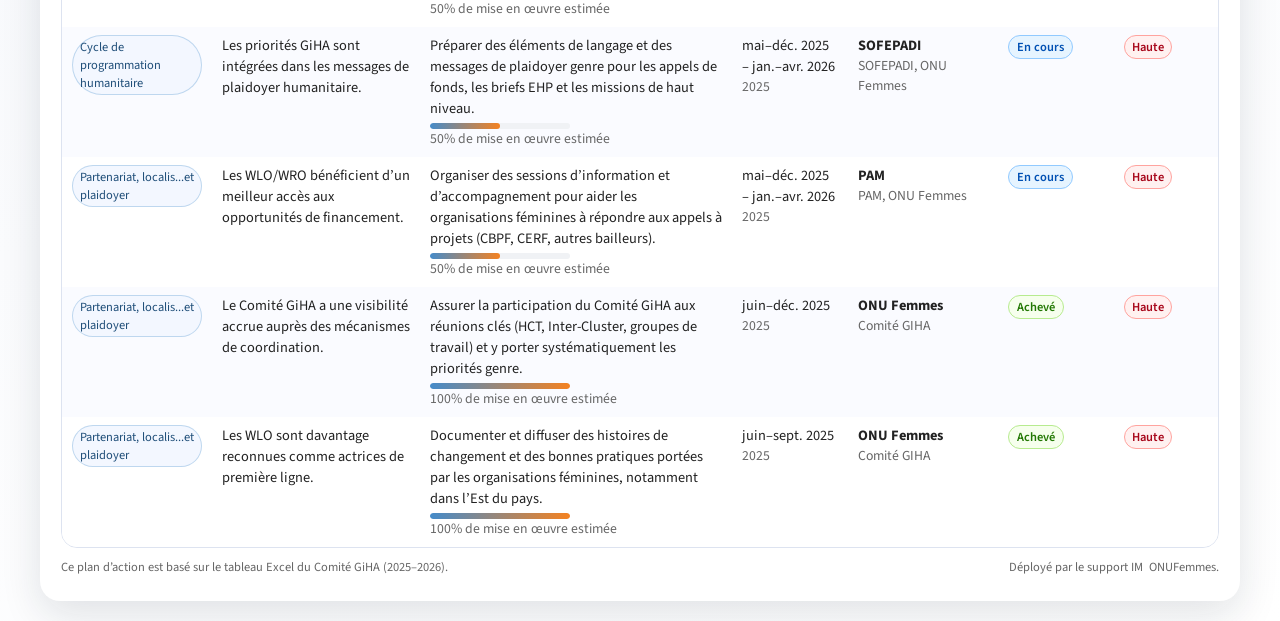
<file: plan_action.html>
<!DOCTYPE html>
<html lang="fr">
<head>
  <meta charset="UTF-8">
  <title>Plan d’action GiHA 2025–2026</title>
  <meta name="viewport" content="width=device-width, initial-scale=1.0">

  <!-- Police moderne et lisible -->
  <link rel="preconnect" href="https://fonts.googleapis.com">
  <link rel="preconnect" href="https://fonts.gstatic.com" crossorigin>
  <link href="https://fonts.googleapis.com/css2?family=Source+Sans+3:wght@300;400;600;700&display=swap" rel="stylesheet">

  <style>
    :root {
      --ocha-blue: #1F4E79;
      --unw-blue: #448BCA;
      --unw-orange: #F58220;
      --bg-soft: #f5f7fb;
      --text-dark: #222222;
      --text-muted: #666666;
      --border-soft: #dde3f0;
      --radius-lg: 16px;
      --radius-md: 10px;
      --shadow-soft: 0 14px 40px rgba(15, 35, 52, 0.12);
    }

    .top-nav {
      background: linear-gradient(90deg, var(--unw-blue), var(--ocha-blue));
      color: #fff;
      padding: 6px 26px;
      display: flex;
      justify-content: flex-end;
      gap: 18px;
      font-size: 0.9rem;
    }

    .top-nav a {
      color: #fff;
      text-decoration: none;
      padding-bottom: 2px;
      border-bottom: 2px solid transparent;
    }

    .top-nav a.active {
      border-bottom-color: var(--unw-orange);
      font-weight: 600;
    }

    .top-nav a:hover {
      border-bottom-color: rgba(255, 255, 255, 0.9);
    }

    * {
      box-sizing: border-box;
    }

    body {
      margin: 0;
      padding: 0;
      font-family: "Source Sans 3", system-ui, -apple-system, BlinkMacSystemFont,
        "Segoe UI", Roboto, Arial, sans-serif;
      font-size: 14px;
      color: var(--text-dark);
      background: radial-gradient(circle at top left, #e9f1ff 0, #f5f7fb 45%, #ffffff 100%);
    }

    /* Conteneur principal */
    .page {
      max-width: 1200px;
      margin: 20px auto;
      padding: 18px 20px 24px;
      background: #ffffff;
      border-radius: 20px;
      box-shadow: var(--shadow-soft);
      border: 1px solid rgba(255, 255, 255, 0.9);
    }

    /* En-tête */
    .header {
      border-radius: 16px;
      padding: 14px 18px;
      background: linear-gradient(135deg, var(--unw-blue), var(--ocha-blue));
      color: white;
      display: flex;
      justify-content: space-between;
      align-items: center;
      gap: 16px;
      margin-bottom: 16px;
    }

    .header-left h1 {
      margin: 0;
      font-size: 1.4rem;
      font-weight: 700;
    }

    .header-left p {
      margin: 4px 0 0;
      font-size: 0.9rem;
      opacity: 0.95;
    }

    .header-right {
      text-align: right;
      font-size: 0.85rem;
    }

    .header-chip {
      display: inline-flex;
      align-items: center;
      gap: 6px;
      padding: 3px 10px;
      border-radius: 999px;
      border: 1px solid rgba(255, 255, 255, 0.6);
      font-size: 0.8rem;
      margin-bottom: 4px;
    }

    .header-dot {
      width: 8px;
      height: 8px;
      border-radius: 50%;
      background: var(--unw-orange);
    }

    /* Zone de filtres */
    .filters {
      margin-bottom: 12px;
      padding: 10px 12px;
      border-radius: 14px;
      background: #f6f8ff;
      border: 1px solid var(--border-soft);
      display: grid;
      grid-template-columns: 2fr 1.3fr 1.3fr 1fr;
      gap: 10px;
      align-items: center;
    }

    .filter-group {
      display: flex;
      flex-direction: column;
      gap: 3px;
    }

    .filter-label {
      font-size: 0.78rem;
      text-transform: uppercase;
      letter-spacing: 0.11em;
      color: var(--text-muted);
    }

    .filter-input,
    .filter-select {
      border-radius: 999px;
      border: 1px solid var(--border-soft);
      padding: 6px 10px;
      font-size: 0.9rem;
      background: #ffffff;
      outline: none;
      transition: border-color 0.15s ease, box-shadow 0.15s ease;
    }

    .filter-input:focus,
    .filter-select:focus {
      border-color: var(--unw-blue);
      box-shadow: 0 0 0 2px rgba(68, 139, 202, 0.18);
    }

    /* Stats rapides */
    .summary-bar {
      display: flex;
      flex-wrap: wrap;
      gap: 8px;
      margin-bottom: 10px;
      font-size: 0.85rem;
      color: var(--text-muted);
    }

    .summary-chip {
      display: inline-flex;
      align-items: center;
      gap: 6px;
      border-radius: 999px;
      padding: 3px 9px;
      border: 1px solid var(--border-soft);
      background: #ffffff;
    }

    .summary-chip strong {
      color: var(--ocha-blue);
    }

    /* Tableau plan d’action */
    .table-wrapper {
      border-radius: 16px;
      overflow: hidden;
      border: 1px solid var(--border-soft);
      background: #ffffff;
    }

    table {
      width: 100%;
      border-collapse: collapse;
      font-size: 0.9rem;
    }

    thead {
      background: linear-gradient(90deg, #f4f7ff, #fdf8f3);
    }

    th,
    td {
      padding: 8px 10px;
      text-align: left;
      vertical-align: top;
    }

    th {
      font-size: 0.78rem;
      text-transform: uppercase;
      letter-spacing: 0.12em;
      color: var(--text-muted);
      border-bottom: 1px solid var(--border-soft);
      position: sticky;
      top: 0;
      background: linear-gradient(90deg, #f4f7ff, #fdf8f3);
      z-index: 2;
    }

    tbody tr:nth-child(even) {
      background: #fafbff;
    }

    tbody tr:nth-child(odd) {
      background: #ffffff;
    }

    tbody tr:hover {
      background: #eef3ff;
    }

    .col-axe {
      width: 13%;
    }
    .col-resultat {
      width: 18%;
    }
    .col-activite {
      width: 27%;
    }
    .col-echeance {
      width: 10%;
    }
    .col-responsable {
      width: 13%;
    }
    .col-statut {
      width: 10%;
    }
    .col-priorite {
      width: 9%;
    }

    .axe-pill {
      display: inline-flex;
      padding: 2px 7px;
      border-radius: 999px;
      background: #f3f7ff;
      border: 1px solid rgba(68, 139, 202, 0.3);
      font-size: 0.78rem;
      color: var(--ocha-blue);
    }

    .small-text {
      font-size: 0.86rem;
      color: var(--text-muted);
    }

    .status-badge {
      display: inline-flex;
      align-items: center;
      gap: 4px;
      padding: 2px 8px;
      border-radius: 999px;
      font-size: 0.78rem;
      font-weight: 600;
      border: 1px solid transparent;
    }

    .status-not-started {
      background: #fff7e6;
      color: #b36b00;
      border-color: #ffd591;
    }

    .status-in-progress {
      background: #e6f4ff;
      color: #0050b3;
      border-color: #91caff;
    }

    .status-completed {
      background: #f6ffed;
      color: #237804;
      border-color: #b7eb8f;
    }

    .status-risk {
      background: #fff1f0;
      color: #a8071a;
      border-color: #ffa39e;
    }

    .priority-badge {
      display: inline-flex;
      padding: 2px 7px;
      border-radius: 999px;
      font-size: 0.78rem;
      font-weight: 600;
      border: 1px solid transparent;
    }

    .priority-high {
      background: #fff1f0;
      color: #a8071a;
      border-color: #ffa39e;
    }

    .priority-medium {
      background: #fff7e6;
      color: #b36b00;
      border-color: #ffd591;
    }

    .priority-low {
      background: #f6ffed;
      color: #237804;
      border-color: #b7eb8f;
    }

    .progress-bar {
      width: 100%;
      max-width: 140px;
      height: 6px;
      border-radius: 999px;
      background: #f0f2f5;
      overflow: hidden;
      margin-top: 4px;
    }

    .progress-inner {
      height: 100%;
      border-radius: 999px;
      background: linear-gradient(90deg, var(--unw-blue), var(--unw-orange));
      transition: width 0.25s ease;
    }

    .text-muted {
      color: var(--text-muted);
    }

    /* Message "aucun résultat" */
    .no-results {
      padding: 16px;
      text-align: center;
      font-size: 0.9rem;
      color: var(--text-muted);
    }

    /* Pied de page léger */
    .footer-note {
      margin-top: 10px;
      font-size: 0.78rem;
      color: var(--text-muted);
      display: flex;
      justify-content: space-between;
      gap: 10px;
      flex-wrap: wrap;
    }

    .link-muted {
      color: var(--text-muted);
      text-decoration: none;
      border-bottom: 1px dashed rgba(102, 102, 102, 0.4);
    }

    .link-muted:hover {
      color: var(--ocha-blue);
      border-bottom-color: rgba(31, 78, 121, 0.7);
    }

    /* Responsive */
    @media (max-width: 900px) {
      .page {
        margin: 0;
        border-radius: 0;
        box-shadow: none;
      }

      .header {
        flex-direction: column;
        align-items: flex-start;
      }

      .header-right {
        text-align: left;
      }

      .filters {
        grid-template-columns: 1fr 1fr;
      }

      .col-resultat,
      .col-activite {
        min-width: 220px;
      }

      .table-wrapper {
        overflow-x: auto;
      }
    }

    @media print {
      .top-nav {
        display: none !important;
      }
    }

    @media (max-width: 600px) {
      .filters {
        grid-template-columns: 1fr;
      }
    }
  </style>
</head>
<body>
<!-- Menu commun GiHA -->
<nav class="top-nav">
  <a href="index.html">Accueil</a>
  <a href="snapshot.html">Snapshot</a>
  <a href="plan_action.html" class="active">Plan d’action</a>
</nav>

<div class="page">
  <!-- En-tête -->
  <header class="header">
    <div class="header-left">
      <h1>Plan d’action GiHA 2025–2026</h1>
      <p>Suivi dynamique des engagements du Comité Genre dans l’Action Humanitaire (GiHA) – RDC.</p>
    </div>
    <div class="header-right">
      <div class="header-chip">
        <span class="header-dot"></span>
        <span><strong>Agences UN</strong> &amp; partenaires (OCHA, ONU Femmes, PAM, CARE, SOFEPADI, UNICEF…)</span>
      </div>
      <div><strong>Période :</strong> 2025–2026</div>
      <div><strong>Mise à jour :</strong> <span id="lastUpdate"></span></div>
    </div>
  </header>

  <!-- Filtres -->
  <section class="filters" aria-label="Filtres du plan d’action">
    <div class="filter-group">
      <span class="filter-label">Recherche</span>
      <input
        type="search"
        id="searchInput"
        class="filter-input"
        placeholder="Rechercher (activité, résultat, responsable, province, etc.)"
      >
    </div>

    <div class="filter-group">
      <span class="filter-label">Axe / Résultat</span>
      <select id="axisFilter" class="filter-select">
        <option value="">Tous les axes</option>
      </select>
    </div>

    <div class="filter-group">
      <span class="filter-label">Statut</span>
      <select id="statusFilter" class="filter-select">
        <option value="">Tous les statuts</option>
        <option value="Non démarré">Non démarré</option>
        <option value="En cours">En cours</option>
        <option value="Achevé">Achevé</option>
        <option value="À risque">À risque</option>
      </select>
    </div>

    <div class="filter-group">
      <span class="filter-label">Année</span>
      <select id="yearFilter" class="filter-select">
        <option value="">2025–2026</option>
        <option value="2025">2025</option>
        <option value="2026">2026</option>
      </select>
    </div>
  </section>

  <!-- Résumé rapide -->
  <section class="summary-bar" aria-label="Statistiques du plan d’action">
    <div class="summary-chip">
      <span>Actions totales :</span>
      <strong id="totalActions">0</strong>
    </div>
    <div class="summary-chip">
      <span>En cours :</span>
      <strong id="inProgressCount">0</strong>
    </div>
    <div class="summary-chip">
      <span>Achevées :</span>
      <strong id="completedCount">0</strong>
    </div>
    <div class="summary-chip">
      <span>À risque :</span>
      <strong id="riskCount">0</strong>
    </div>
  </section>

  <!-- Tableau -->
  <section class="table-wrapper" aria-label="Plan d’action détaillé">
    <table>
      <thead>
        <tr>
          <th class="col-axe">Axe / Résultat</th>
          <th class="col-resultat">Résultat / Effet</th>
          <th class="col-activite">Activité / Tâche clé</th>
          <th class="col-echeance">Échéance</th>
          <th class="col-responsable">Responsable &amp; partenaires</th>
          <th class="col-statut">Statut</th>
          <th class="col-priorite">Priorité</th>
        </tr>
      </thead>
      <tbody id="actionTableBody">
        <!-- Lignes générées en JS -->
      </tbody>
    </table>
    <div id="noResults" class="no-results" style="display:none;">
      Aucun résultat ne correspond à vos filtres. Essayez d’élargir la recherche.
    </div>
  </section>

  <!-- Note de bas de page -->
  <footer class="footer-note">
    <span>
      Ce plan d’action est basé sur le tableau Excel du Comité GiHA (2025–2026).
    </span>
    <span>
      Déployé par le support IM &nbsp;ONUFemmes.
    </span>
  </footer>
</div>

<script>
  // === 1. Données du plan d’action =======================================
  // Chaque objet correspond à une ligne de ton fichier Excel (simplifiée).
  const actionsData = [
    {
      id: 1,
      axe: "Coordination et leadership",
      resultat: "Le Comité GiHA est reconnu comme mécanisme de coordination genre multi-acteurs.",
      activite: "Étendre le nombre et appuyer techniquement les ONG/OSC féminines inscrites dans la base de données pour qu’elles participent effectivement aux clusters, à l’EHP et à d’autres espaces de décision.",
      echeance: "mai–déc. 2025 – jan.–avr. 2026",
      annee: 2025,
      responsable: "PAM",
      partenaires: "Comité adhoc GiHA",
      statut: "En cours",
      priorite: "Haute",
      progression: 60
    },
    {
      id: 2,
      axe: "Coordination et leadership",
      resultat: "Les consultations GiHA alimentent de façon systématique les positions et décisions HCT.",
      activite: "Mettre en place des consultations régulières du Comité GiHA avant les grandes décisions stratégiques du HCT (revues HRP, priorisation, messages de plaidoyer…).",
      echeance: "juin–déc. 2025 – jan.–avr. 2026",
      annee: 2025,
      responsable: "CARE International",
      partenaires: "UNICEF, PAM, OCHA",
      statut: "En cours",
      priorite: "Haute",
      progression: 60
    },
    {
      id: 3,
      axe: "Renforcement des capacités",
      resultat: "Les points focaux GiHA disposent des compétences de base pour le genre et l’action humanitaire.",
      activite: "Organiser des sessions de formation de base GiHA à destination des points focaux des agences, ONG internationales et nationales, y compris le module introductif sur le cycle de programme humanitaire.",
      echeance: "mai–déc. 2025 – jan.–avr. 2026",
      annee: 2025,
      responsable: "UNICEF",
      partenaires: "CARE International, PAM",
      statut: "En cours",
      priorite: "Moyenne",
      progression: 60
    },
    {
      id: 4,
      axe: "Renforcement des capacités",
      resultat: "Une communauté de formateurs/trices GiHA est opérationnelle au niveau national.",
      activite: "Mettre en place un noyau de formateurs GiHA (ToT), avec des modules standardisés, pour assurer la réplication provinciale et sectorielle des formations.",
      echeance: "mai–juin 2025",
      annee: 2025,
      responsable: "SOFEPADI",
      partenaires: "Comité adhoc GiHA",
      statut: "En cours",
      priorite: "Moyenne",
      progression: 50
    },
    {
      id: 5,
      axe: "Cycle de programmation humanitaire",
      resultat: "Les HNO et HRP intègrent mieux les analyses et priorités genre.",
      activite: "Accompagner les clusters et le HCT pour intégrer les dimensions genre dans les différentes étapes du cycle de programmation humanitaire (analyse, planification, suivi, rapportage).",
      echeance: "mai–déc. 2025 – jan.–avr. 2026",
      annee: 2025,
      responsable: "UNICEF",
      partenaires: "UNICEF, ONU FEMMES",
      statut: "En cours",
      priorite: "Haute",
      progression: 60
    },
    {
      id: 6,
      axe: "Cycle de programmation humanitaire",
      resultat: "Les produits analytiques GiHA (notes, briefs) éclairent les décisions de programmation.",
      activite: "Produire des notes analytiques genre (par exemple sur les risques VBG, l’accès différencié aux services, etc.) pour appuyer les revues de programmes et la priorisation.",
      echeance: "mai–déc. 2025",
      annee: 2025,
      responsable: "PAM",
      partenaires: "UNICEF, OCHA, PAM",
      statut: "Non démarré",
      priorite: "Haute",
      progression: 0
    },
    {
      id: 7,
      axe: "Renforcement des capacités",
      resultat: "Les clusters prioritaires disposent de modules GiHA sur mesure.",
      activite: "Développer et adapter des modules de formation sectoriels GiHA pour les clusters WASH, Santé, Nutrition, Abris et autres secteurs clés.",
      echeance: "juin–déc. 2025",
      annee: 2025,
      responsable: "SOFEPADI",
      partenaires: "SOFEPADI, CARE International, ONU Femmes, Réseau de formateurs-trices des partenaires",
      statut: "En cours",
      priorite: "Moyenne",
      progression: 60
    },
    {
      id: 8,
      axe: "Renforcement des capacités",
      resultat: "Les membres du Comité GiHA comprennent mieux le fonctionnement du système humanitaire.",
      activite: "Assurer des sessions de ‘refresh’ et de briefing sur le fonctionnement de l’architecture humanitaire, les rôles et responsabilités des différents organes, et l’emplacement du GiHA dans cette architecture.",
      echeance: "mai–déc. 2025 – jan.–avr. 2026",
      annee: 2025,
      responsable: "UNICEF",
      partenaires: "UNICEF, PAM",
      statut: "En cours",
      priorite: "Moyenne",
      progression: 60
    },
    {
      id: 9,
      axe: "Cycle de programmation humanitaire",
      resultat: "Un tableau de bord GiHA consolidé est disponible pour le suivi.",
      activite: "Mettre à jour et diffuser régulièrement le tableau de bord Power BI du Comité GiHA (données sexo-spécifiques, WLO, etc.), en lien avec les IMOs des clusters.",
      echeance: "oct.–déc. 2025",
      annee: 2025,
      responsable: "UNICEF",
      partenaires: "UNICEF, PAM, IMOs (OCHA, ONU Femmes, etc.)",
      statut: "En cours",
      priorite: "Haute",
      progression: 50
    },
    {
      id: 10,
      axe: "Cycle de programmation humanitaire",
      resultat: "Les priorités GiHA sont intégrées dans les messages de plaidoyer humanitaire.",
      activite: "Préparer des éléments de langage et des messages de plaidoyer genre pour les appels de fonds, les briefs EHP et les missions de haut niveau.",
      echeance: "mai–déc. 2025 – jan.–avr. 2026",
      annee: 2025,
      responsable: "SOFEPADI",
      partenaires: "SOFEPADI, ONU Femmes",
      statut: "En cours",
      priorite: "Haute",
      progression: 50
    },
    {
      id: 11,
      axe: "Partenariat, localis...et plaidoyer",
      resultat: "Les WLO/WRO bénéficient d’un meilleur accès aux opportunités de financement.",
      activite: "Organiser des sessions d’information et d’accompagnement pour aider les organisations féminines à répondre aux appels à projets (CBPF, CERF, autres bailleurs).",
      echeance: "mai–déc. 2025 – jan.–avr. 2026",
      annee: 2025,
      responsable: "PAM",
      partenaires: "PAM, ONU Femmes",
      statut: "En cours",
      priorite: "Haute",
      progression: 50
    },
    {
      id: 12,
      axe: "Partenariat, localis...et plaidoyer",
      resultat: "Le Comité GiHA a une visibilité accrue auprès des mécanismes de coordination.",
      activite: "Assurer la participation du Comité GiHA aux réunions clés (HCT, Inter-Cluster, groupes de travail) et y porter systématiquement les priorités genre.",
      echeance: "juin–déc. 2025",
      annee: 2025,
      responsable: "ONU Femmes",
      partenaires: "Comité GIHA",
      statut: "Achevé",
      priorite: "Haute",
      progression: 100
    },
    {
      id: 13,
      axe: "Partenariat, localis...et plaidoyer",
      resultat: "Les WLO sont davantage reconnues comme actrices de première ligne.",
      activite: "Documenter et diffuser des histoires de changement et des bonnes pratiques portées par les organisations féminines, notamment dans l’Est du pays.",
      echeance: "juin–sept. 2025",
      annee: 2025,
      responsable: "ONU Femmes",
      partenaires: "Comité GIHA",
      statut: "Achevé",
      priorite: "Haute",
      progression: 100
    }
  ];

  // === 2. Utilitaires d’affichage ========================================

  const tbody = document.getElementById("actionTableBody");
  const noResultsDiv = document.getElementById("noResults");

  const searchInput = document.getElementById("searchInput");
  const axisFilter = document.getElementById("axisFilter");
  const statusFilter = document.getElementById("statusFilter");
  const yearFilter = document.getElementById("yearFilter");

  const totalActionsSpan = document.getElementById("totalActions");
  const inProgressCountSpan = document.getElementById("inProgressCount");
  const completedCountSpan = document.getElementById("completedCount");
  const riskCountSpan = document.getElementById("riskCount");

  // Dernière mise à jour (date actuelle)
  document.getElementById("lastUpdate").textContent =
    new Date().toLocaleDateString("fr-FR");

  // Remplir la liste des axes de manière dynamique
  function populateAxisFilter() {
    const axes = Array.from(new Set(actionsData.map(a => a.axe))).sort();
    axes.forEach(axe => {
      const opt = document.createElement("option");
      opt.value = axe;
      opt.textContent = axe;
      axisFilter.appendChild(opt);
    });
  }

  // Convertir le statut en classe CSS
  function getStatusClass(status) {
    switch (status) {
      case "Non démarré":
        return "status-not-started";
      case "En cours":
        return "status-in-progress";
      case "Achevé":
        return "status-completed";
      case "À risque":
        return "status-risk";
      default:
        return "";
    }
  }

  // Priorité -> classe CSS
  function getPriorityClass(priority) {
    switch (priority) {
      case "Haute":
        return "priority-high";
      case "Moyenne":
        return "priority-medium";
      case "Basse":
        return "priority-low";
      default:
        return "";
    }
  }

  // Filtrer les données selon les contrôles
  function getFilteredActions() {
    const query = searchInput.value.trim().toLowerCase();
    const axisValue = axisFilter.value;
    const statusValue = statusFilter.value;
    const yearValue = yearFilter.value;

    return actionsData.filter(action => {
      // Filtre texte
      if (query) {
        const haystack =
          (action.axe + " " +
           action.resultat + " " +
           action.activite + " " +
           action.responsable + " " +
           action.partenaires + " " +
           (action.echeance || ""))
          .toLowerCase();
        if (!haystack.includes(query)) return false;
      }

      // Filtre axe
      if (axisValue && action.axe !== axisValue) return false;

      // Filtre statut
      if (statusValue && action.statut !== statusValue) return false;

      // Filtre année
      if (yearValue && String(action.annee) !== yearValue) return false;

      return true;
    });
  }

  // Met à jour les stats (en se basant sur toutes les actions)
  function updateSummary() {
    totalActionsSpan.textContent = actionsData.length;
    inProgressCountSpan.textContent = actionsData.filter(a => a.statut === "En cours").length;
    completedCountSpan.textContent = actionsData.filter(a => a.statut === "Achevé").length;
    riskCountSpan.textContent = actionsData.filter(a => a.statut === "À risque").length;
  }

  // Rendu du tableau
  function renderTable() {
    const filtered = getFilteredActions();
    tbody.innerHTML = "";

    if (filtered.length === 0) {
      noResultsDiv.style.display = "block";
      return;
    } else {
      noResultsDiv.style.display = "none";
    }

    filtered.forEach(action => {
      const tr = document.createElement("tr");

      // Colonne Axe
      const tdAxe = document.createElement("td");
      tdAxe.className = "col-axe";
      tdAxe.innerHTML = `<span class="axe-pill">${action.axe}</span>`;
      tr.appendChild(tdAxe);

      // Colonne Résultat
      const tdRes = document.createElement("td");
      tdRes.className = "col-resultat";
      tdRes.textContent = action.resultat;
      tr.appendChild(tdRes);

      // Colonne Activité
      const tdAct = document.createElement("td");
      tdAct.className = "col-activite";
      tdAct.innerHTML = `
        <div>${action.activite}</div>
        <div class="progress-bar" aria-label="Progression">
          <div class="progress-inner" style="width:${action.progression || 0}%"></div>
        </div>
        <div class="small-text">${action.progression || 0}% de mise en œuvre estimée</div>
      `;
      tr.appendChild(tdAct);

      // Colonne Échéance
      const tdEch = document.createElement("td");
      tdEch.className = "col-echeance";
      tdEch.innerHTML = `
        <div>${action.echeance}</div>
        <div class="small-text text-muted">${action.annee || ""}</div>
      `;
      tr.appendChild(tdEch);

      // Colonne Responsable
      const tdResp = document.createElement("td");
      tdResp.className = "col-responsable";
      tdResp.innerHTML = `
        <div><strong>${action.responsable}</strong></div>
        <div class="small-text text-muted">${action.partenaires}</div>
      `;
      tr.appendChild(tdResp);

      // Colonne Statut
      const tdStat = document.createElement("td");
      tdStat.className = "col-statut";
      tdStat.innerHTML = `
        <span class="status-badge ${getStatusClass(action.statut)}">
          ${action.statut}
        </span>
      `;
      tr.appendChild(tdStat);

      // Colonne Priorité
      const tdPrio = document.createElement("td");
      tdPrio.className = "col-priorite";
      tdPrio.innerHTML = `
        <span class="priority-badge ${getPriorityClass(action.priorite)}">
          ${action.priorite || ""}
        </span>
      `;
      tr.appendChild(tdPrio);

      tbody.appendChild(tr);
    });
  }

  // === 3. Initialisation & écouteurs =====================================

  function init() {
    populateAxisFilter();
    updateSummary();
    renderTable();

    searchInput.addEventListener("input", renderTable);
    axisFilter.addEventListener("change", renderTable);
    statusFilter.addEventListener("change", renderTable);
    yearFilter.addEventListener("change", renderTable);
  }

  document.addEventListener("DOMContentLoaded", init);
</script>

</body>
</html>
</file>
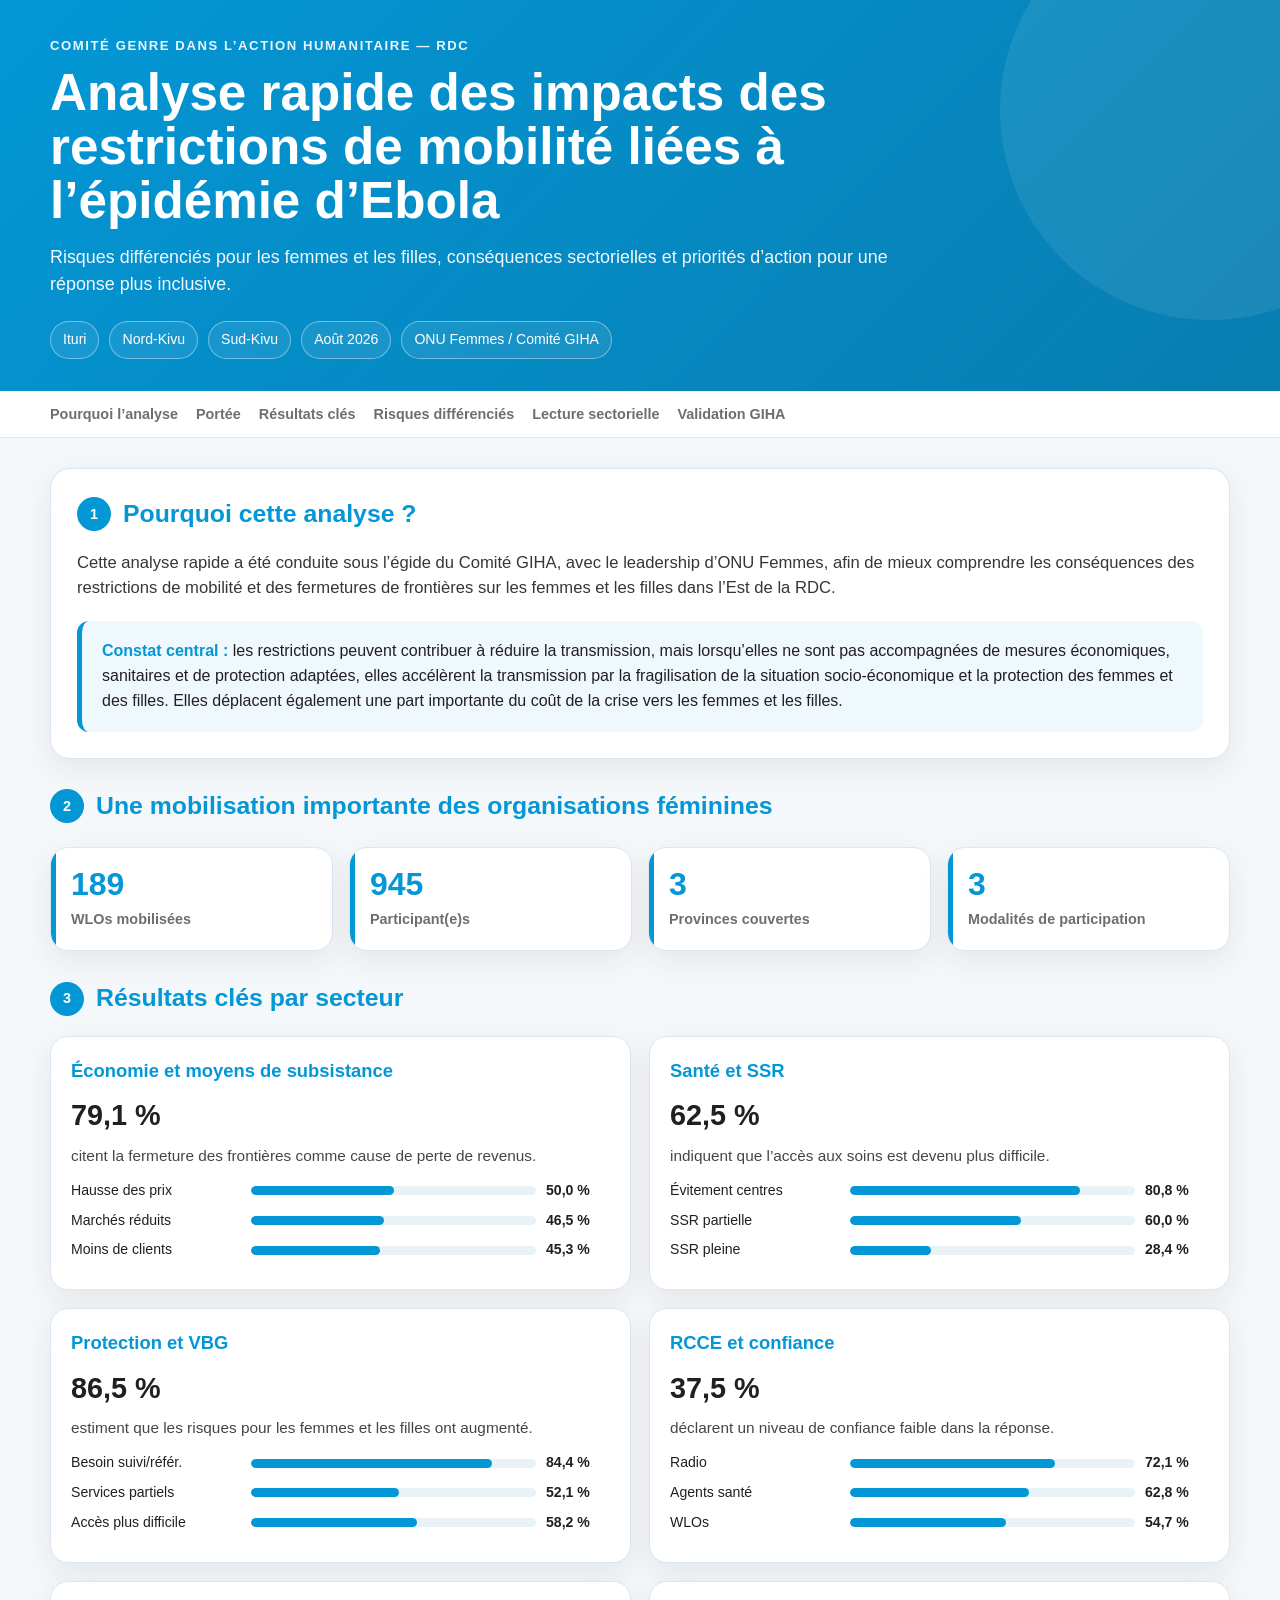
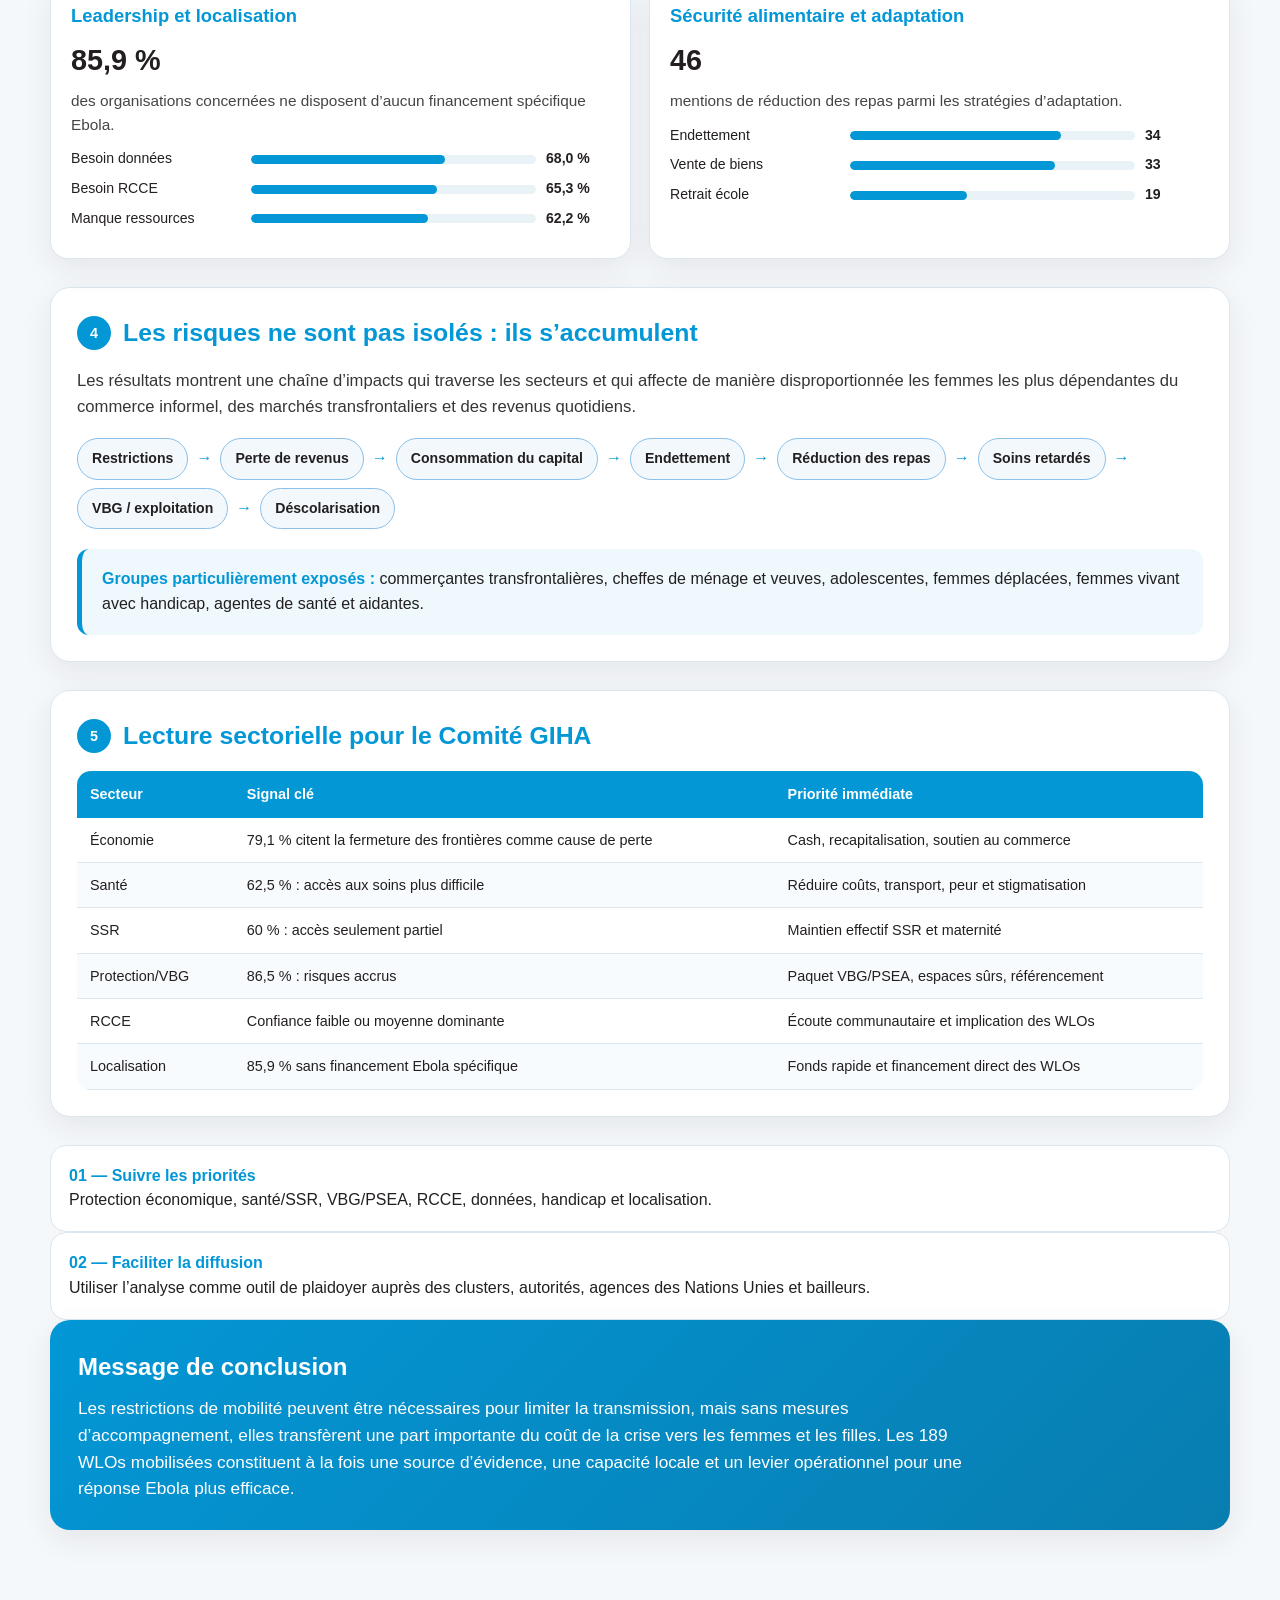
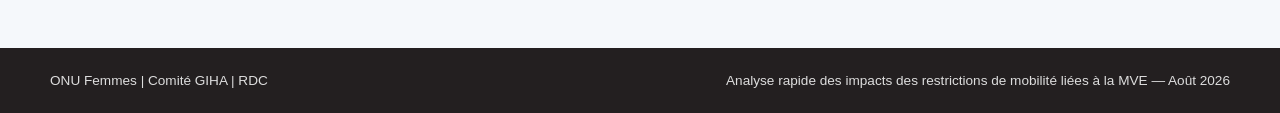
<file: Presentation.html>
<!DOCTYPE html>
<html lang="fr">
<head>
  <meta charset="UTF-8" />
  <meta name="viewport" content="width=device-width, initial-scale=1.0" />
  <title>Succinct de l'analyse rapide - Comité GIHA</title>

  <style>
    :root{
      --blue:#0397d6;
      --light-blue:#8bc0e8;
      --grey:#6d6e70;
      --grey-mid:#77787b;
      --black:#231f20;
      --white:#ffffff;
      --bg:#f5f8fb;
      --border:#dbe6ee;
      --shadow:0 10px 30px rgba(35,31,32,.08);
    }

    *{
      box-sizing:border-box;
      margin:0;
      padding:0;
    }

    html{
      scroll-behavior:smooth;
    }

    body{
      font-family: "Arial", "Helvetica Neue", Helvetica, sans-serif;
      background:var(--bg);
      color:var(--black);
      line-height:1.55;
    }

    .page{
      width:min(1180px, 94%);
      margin:auto;
    }

    header{
      background:linear-gradient(135deg, var(--blue), #087db0);
      color:white;
      padding:36px 0 32px;
      position:relative;
      overflow:hidden;
    }

    header::after{
      content:"";
      position:absolute;
      right:-140px;
      top:-100px;
      width:420px;
      height:420px;
      border-radius:50%;
      background:rgba(255,255,255,.08);
    }

    .eyebrow{
      text-transform:uppercase;
      letter-spacing:.12em;
      font-size:.82rem;
      font-weight:700;
      opacity:.92;
      margin-bottom:10px;
    }

    h1{
      font-size:clamp(2rem,4vw,3.5rem);
      line-height:1.05;
      max-width:900px;
      margin-bottom:16px;
    }

    .subtitle{
      font-size:1.12rem;
      max-width:860px;
      opacity:.95;
    }

    .meta{
      display:flex;
      flex-wrap:wrap;
      gap:10px;
      margin-top:22px;
    }

    .meta span{
      border:1px solid rgba(255,255,255,.4);
      padding:7px 12px;
      border-radius:999px;
      font-size:.88rem;
      background:rgba(255,255,255,.08);
    }

    nav{
      background:white;
      border-bottom:1px solid var(--border);
      position:sticky;
      top:0;
      z-index:20;
    }

    .nav-inner{
      width:min(1180px, 94%);
      margin:auto;
      display:flex;
      gap:18px;
      overflow:auto;
      padding:12px 0;
    }

    nav a{
      text-decoration:none;
      color:var(--grey);
      font-size:.9rem;
      font-weight:700;
      white-space:nowrap;
    }

    nav a:hover{
      color:var(--blue);
    }

    main{
      padding:30px 0 60px;
    }

    section{
      margin-bottom:28px;
    }

    .section-card{
      background:white;
      border:1px solid var(--border);
      border-radius:20px;
      padding:26px;
      box-shadow:var(--shadow);
    }

    .section-title{
      display:flex;
      align-items:center;
      gap:12px;
      margin-bottom:16px;
    }

    .section-title .num{
      width:34px;
      height:34px;
      border-radius:50%;
      background:var(--blue);
      color:white;
      display:grid;
      place-items:center;
      font-weight:700;
      font-size:.9rem;
      flex-shrink:0;
    }

    .section-title h2{
      color:var(--blue);
      font-size:1.55rem;
    }

    .lead{
      font-size:1.04rem;
      color:#363636;
    }

    .stats-grid{
      display:grid;
      grid-template-columns:repeat(4,1fr);
      gap:16px;
      margin-top:22px;
    }

    .stat{
      background:white;
      border:1px solid var(--border);
      border-radius:18px;
      padding:20px;
      position:relative;
      overflow:hidden;
      box-shadow:var(--shadow);
    }

    .stat::before{
      content:"";
      position:absolute;
      left:0;
      top:0;
      width:5px;
      height:100%;
      background:var(--blue);
    }

    .stat .value{
      font-size:2rem;
      font-weight:800;
      color:var(--blue);
      line-height:1;
      margin-bottom:8px;
    }

    .stat .label{
      color:var(--grey);
      font-weight:700;
      font-size:.9rem;
    }

    .method-grid{
      display:grid;
      grid-template-columns:repeat(3,1fr);
      gap:14px;
      margin-top:18px;
    }

    .method{
      background:#f7fbfe;
      border:1px solid var(--border);
      border-radius:16px;
      padding:18px;
    }

    .method h3{
      font-size:1rem;
      color:var(--blue);
      margin-bottom:6px;
    }

    .sector-grid{
      display:grid;
      grid-template-columns:repeat(2,1fr);
      gap:18px;
      margin-top:18px;
    }

    .sector{
      background:white;
      border:1px solid var(--border);
      border-radius:18px;
      padding:20px;
      box-shadow:var(--shadow);
    }

    .sector h3{
      color:var(--blue);
      margin-bottom:8px;
      font-size:1.15rem;
    }

    .sector .big{
      font-size:1.8rem;
      font-weight:800;
      color:var(--black);
      margin-bottom:6px;
    }

    .sector p{
      color:#454545;
      font-size:.96rem;
    }

    .bar{
      margin-top:12px;
    }

    .bar-row{
      display:grid;
      grid-template-columns:170px 1fr 64px;
      gap:10px;
      align-items:center;
      margin:8px 0;
      font-size:.88rem;
    }

    .track{
      height:9px;
      border-radius:999px;
      background:#e9f2f7;
      overflow:hidden;
    }

    .fill{
      height:100%;
      border-radius:999px;
      background:var(--blue);
    }

    .chain{
      display:flex;
      flex-wrap:wrap;
      align-items:center;
      gap:8px;
      margin-top:18px;
    }

    .chain .step{
      background:#f2f8fc;
      border:1px solid var(--light-blue);
      border-radius:999px;
      padding:9px 14px;
      font-weight:700;
      font-size:.88rem;
    }

    .chain .arrow{
      color:var(--blue);
      font-weight:900;
    }

    .callout{
      margin-top:20px;
      border-left:5px solid var(--blue);
      background:#eef8fd;
      padding:18px 20px;
      border-radius:12px;
    }

    .callout strong{
      color:var(--blue);
    }

    table{
      width:100%;
      border-collapse:collapse;
      margin-top:16px;
      overflow:hidden;
      border-radius:14px;
    }

    th{
      background:var(--blue);
      color:white;
      text-align:left;
      padding:12px 13px;
      font-size:.9rem;
    }

    td{
      padding:11px 13px;
      border-bottom:1px solid var(--border);
      font-size:.9rem;
      vertical-align:top;
    }

    tr:nth-child(even) td{
      background:#f8fbfd;
    }

    .validation{
      display:grid;
      grid-template-columns:repeat(2,1fr);
      gap:14px;
      margin-top:18px;
    }

    .decision{
      border:1px solid var(--border);
      background:white;
      border-radius:16px;
      padding:18px;
    }

    .decision strong{
      color:var(--blue);
    }

    .final-message{
      background:linear-gradient(135deg,var(--blue),#087db0);
      color:white;
      border-radius:20px;
      padding:28px;
      box-shadow:var(--shadow);
    }

    .final-message h2{
      margin-bottom:10px;
      font-size:1.5rem;
    }

    .final-message p{
      font-size:1.08rem;
      max-width:900px;
    }

    footer{
      background:var(--black);
      color:#ddd;
      padding:22px 0;
      font-size:.85rem;
      margin-top:30px;
    }

    .foot-flex{
      display:flex;
      justify-content:space-between;
      gap:20px;
      flex-wrap:wrap;
    }

    @media (max-width:900px){
      .stats-grid{
        grid-template-columns:repeat(2,1fr);
      }

      .sector-grid,
      .method-grid,
      .validation{
        grid-template-columns:1fr;
      }

      .bar-row{
        grid-template-columns:130px 1fr 54px;
      }
    }

    @media print{
      nav{display:none;}
      body{background:white;}
      .section-card,.stat,.sector{
        box-shadow:none;
      }
      section{
        page-break-inside:avoid;
      }
    }
  </style>
</head>

<body>

<header>
  <div class="page">
    <div class="eyebrow">Comité Genre dans l’Action Humanitaire — RDC</div>
    <h1>Analyse rapide des impacts des restrictions de mobilité liées à l’épidémie d’Ebola</h1>
    <p class="subtitle">
      Risques différenciés pour les femmes et les filles, conséquences sectorielles
      et priorités d’action pour une réponse plus inclusive.
    </p>

    <div class="meta">
      <span>Ituri</span>
      <span>Nord-Kivu</span>
      <span>Sud-Kivu</span>
      <span>Août 2026</span>
      <span>ONU Femmes / Comité GIHA</span>
    </div>
  </div>
</header>

<nav>
  <div class="nav-inner">
    <a href="#pourquoi">Pourquoi l’analyse</a>
    <a href="#portee">Portée</a>
    <a href="#resultats">Résultats clés</a>
    <a href="#risques">Risques différenciés</a>
    <a href="#synthese">Lecture sectorielle</a>
    <a href="#validation">Validation GIHA</a>
  </div>
</nav>

<main class="page">

  <section id="pourquoi">
    <div class="section-card">
      <div class="section-title">
        <div class="num">1</div>
        <h2>Pourquoi cette analyse ?</h2>
      </div>

      <p class="lead">
        Cette analyse rapide a été conduite sous l’égide du Comité GIHA, avec le leadership
        d’ONU Femmes, afin de mieux comprendre les conséquences des restrictions de mobilité
        et des fermetures de frontières sur les femmes et les filles dans l’Est de la RDC.
      </p>

      <div class="callout">
        <strong>Constat central :</strong>
        les restrictions peuvent contribuer à réduire la transmission, mais lorsqu’elles ne sont
        pas accompagnées de mesures économiques, sanitaires et de protection adaptées,
        elles accélèrent la transmission par la fragilisation  de la situation socio-économique et la protection des femmes et des filles. Elles déplacent également une part importante du coût de la crise vers les femmes et les filles.
      </div>
    </div>
  </section>

  <section id="portee">
    <div class="section-title">
      <div class="num">2</div>
      <h2>Une mobilisation importante des organisations féminines</h2>
    </div>

    <div class="stats-grid">
      <div class="stat">
        <div class="value">189</div>
        <div class="label">WLOs mobilisées</div>
      </div>
      <div class="stat">
        <div class="value">945</div>
        <div class="label">Participant(e)s</div>
      </div>
      <div class="stat">
        <div class="value">3</div>
        <div class="label">Provinces couvertes</div>
      </div>
      <div class="stat">
        <div class="value">3</div>
        <div class="label">Modalités de participation</div>
      </div>
      </div>
  </section>

  <section id="resultats">
    <div class="section-title">
      <div class="num">3</div>
      <h2>Résultats clés par secteur</h2>
    </div>

    <div class="sector-grid">

      <div class="sector">
        <h3>Économie et moyens de subsistance</h3>
        <div class="big">79,1 %</div>
        <p>citent la fermeture des frontières comme cause de perte de revenus.</p>

        <div class="bar">
          <div class="bar-row">
            <span>Hausse des prix</span>
            <div class="track"><div class="fill" style="width:50%"></div></div>
            <strong>50,0 %</strong>
          </div>
          <div class="bar-row">
            <span>Marchés réduits</span>
            <div class="track"><div class="fill" style="width:46.5%"></div></div>
            <strong>46,5 %</strong>
          </div>
          <div class="bar-row">
            <span>Moins de clients</span>
            <div class="track"><div class="fill" style="width:45.3%"></div></div>
            <strong>45,3 %</strong>
          </div>
        </div>
      </div>

      <div class="sector">
        <h3>Santé et SSR</h3>
        <div class="big">62,5 %</div>
        <p>indiquent que l’accès aux soins est devenu plus difficile.</p>

        <div class="bar">
          <div class="bar-row">
            <span>Évitement centres</span>
            <div class="track"><div class="fill" style="width:80.8%"></div></div>
            <strong>80,8 %</strong>
          </div>
          <div class="bar-row">
            <span>SSR partielle</span>
            <div class="track"><div class="fill" style="width:60%"></div></div>
            <strong>60,0 %</strong>
          </div>
          <div class="bar-row">
            <span>SSR pleine</span>
            <div class="track"><div class="fill" style="width:28.4%"></div></div>
            <strong>28,4 %</strong>
          </div>
        </div>
      </div>

      <div class="sector">
        <h3>Protection et VBG</h3>
        <div class="big">86,5 %</div>
        <p>estiment que les risques pour les femmes et les filles ont augmenté.</p>

        <div class="bar">
          <div class="bar-row">
            <span>Besoin suivi/référ.</span>
            <div class="track"><div class="fill" style="width:84.4%"></div></div>
            <strong>84,4 %</strong>
          </div>
          <div class="bar-row">
            <span>Services partiels</span>
            <div class="track"><div class="fill" style="width:52.1%"></div></div>
            <strong>52,1 %</strong>
          </div>
          <div class="bar-row">
            <span>Accès plus difficile</span>
            <div class="track"><div class="fill" style="width:58.2%"></div></div>
            <strong>58,2 %</strong>
          </div>
        </div>
      </div>

      <div class="sector">
        <h3>RCCE et confiance</h3>
        <div class="big">37,5 %</div>
        <p>déclarent un niveau de confiance faible dans la réponse.</p>

        <div class="bar">
          <div class="bar-row">
            <span>Radio</span>
            <div class="track"><div class="fill" style="width:72.1%"></div></div>
            <strong>72,1 %</strong>
          </div>
          <div class="bar-row">
            <span>Agents santé</span>
            <div class="track"><div class="fill" style="width:62.8%"></div></div>
            <strong>62,8 %</strong>
          </div>
          <div class="bar-row">
            <span>WLOs</span>
            <div class="track"><div class="fill" style="width:54.7%"></div></div>
            <strong>54,7 %</strong>
          </div>
        </div>
      </div>

      <div class="sector">
        <h3>Leadership et localisation</h3>
        <div class="big">85,9 %</div>
        <p>des organisations concernées ne disposent d’aucun financement spécifique Ebola.</p>

        <div class="bar">
          <div class="bar-row">
            <span>Besoin données</span>
            <div class="track"><div class="fill" style="width:68%"></div></div>
            <strong>68,0 %</strong>
          </div>
          <div class="bar-row">
            <span>Besoin RCCE</span>
            <div class="track"><div class="fill" style="width:65.3%"></div></div>
            <strong>65,3 %</strong>
          </div>
          <div class="bar-row">
            <span>Manque ressources</span>
            <div class="track"><div class="fill" style="width:62.2%"></div></div>
            <strong>62,2 %</strong>
          </div>
        </div>
      </div>

      <div class="sector">
        <h3>Sécurité alimentaire et adaptation</h3>
        <div class="big">46</div>
        <p>mentions de réduction des repas parmi les stratégies d’adaptation.</p>

        <div class="bar">
          <div class="bar-row">
            <span>Endettement</span>
            <div class="track"><div class="fill" style="width:74%"></div></div>
            <strong>34</strong>
          </div>
          <div class="bar-row">
            <span>Vente de biens</span>
            <div class="track"><div class="fill" style="width:72%"></div></div>
            <strong>33</strong>
          </div>
          <div class="bar-row">
            <span>Retrait école</span>
            <div class="track"><div class="fill" style="width:41%"></div></div>
            <strong>19</strong>
          </div>
        </div>
      </div>

    </div>
  </section>

  <section id="risques">
    <div class="section-card">
      <div class="section-title">
        <div class="num">4</div>
        <h2>Les risques ne sont pas isolés : ils s’accumulent</h2>
      </div>

      <p class="lead">
        Les résultats montrent une chaîne d’impacts qui traverse les secteurs et qui
        affecte de manière disproportionnée les femmes les plus dépendantes du commerce
        informel, des marchés transfrontaliers et des revenus quotidiens.
      </p>

      <div class="chain">
        <div class="step">Restrictions</div>
        <div class="arrow">→</div>
        <div class="step">Perte de revenus</div>
        <div class="arrow">→</div>
        <div class="step">Consommation du capital</div>
        <div class="arrow">→</div>
        <div class="step">Endettement</div>
        <div class="arrow">→</div>
        <div class="step">Réduction des repas</div>
        <div class="arrow">→</div>
        <div class="step">Soins retardés</div>
        <div class="arrow">→</div>
        <div class="step">VBG / exploitation</div>
        <div class="arrow">→</div>
        <div class="step">Déscolarisation</div>
      </div>

      <div class="callout">
        <strong>Groupes particulièrement exposés :</strong>
        commerçantes transfrontalières, cheffes de ménage et veuves, adolescentes,
        femmes déplacées, femmes vivant avec handicap, agentes de santé et aidantes.
      </div>
    </div>
  </section>

  <section id="synthese">
    <div class="section-card">
      <div class="section-title">
        <div class="num">5</div>
        <h2>Lecture sectorielle pour le Comité GIHA</h2>
      </div>

      <table>
        <thead>
          <tr>
            <th>Secteur</th>
            <th>Signal clé</th>
            <th>Priorité immédiate</th>
          </tr>
        </thead>

        <tbody>
          <tr>
            <td>Économie</td>
            <td>79,1 % citent la fermeture des frontières comme cause de perte</td>
            <td>Cash, recapitalisation, soutien au commerce</td>
          </tr>
          <tr>
            <td>Santé</td>
            <td>62,5 % : accès aux soins plus difficile</td>
            <td>Réduire coûts, transport, peur et stigmatisation</td>
          </tr>
          <tr>
            <td>SSR</td>
            <td>60 % : accès seulement partiel</td>
            <td>Maintien effectif SSR et maternité</td>
          </tr>
          <tr>
            <td>Protection/VBG</td>
            <td>86,5 % : risques accrus</td>
            <td>Paquet VBG/PSEA, espaces sûrs, référencement</td>
          </tr>
          <tr>
            <td>RCCE</td>
            <td>Confiance faible ou moyenne dominante</td>
            <td>Écoute communautaire et implication des WLOs</td>
          </tr>
          <tr>
            <td>Localisation</td>
            <td>85,9 % sans financement Ebola spécifique</td>
            <td>Fonds rapide et financement direct des WLOs</td>
          </tr>
        </tbody>
      </table>
    </div>
  </section>

         <div class="decision">
          <strong>01 — Suivre les priorités</strong>
          <p>
            Protection économique, santé/SSR, VBG/PSEA, RCCE, données, handicap et localisation.
          </p>
        </div>

        <div class="decision">
          <strong>02 — Faciliter la diffusion</strong>
          <p>
            Utiliser l’analyse comme outil de plaidoyer auprès des clusters, autorités,
            agences des Nations Unies et bailleurs.
          </p>
        </div>
      </div>
    </div>
  </section>

  <section>
    <div class="final-message">
      <h2>Message de conclusion</h2>
      <p>
        Les restrictions de mobilité peuvent être nécessaires pour limiter la transmission,
        mais sans mesures d’accompagnement, elles transfèrent une part importante du coût de la crise
        vers les femmes et les filles. Les 189 WLOs mobilisées constituent à la fois une source
        d’évidence, une capacité locale et un levier opérationnel pour une réponse Ebola plus efficace.
      </p>
    </div>
  </section>

</main>

<footer>
  <div class="page foot-flex">
    <div>ONU Femmes | Comité GIHA | RDC</div>
    <div>Analyse rapide des impacts des restrictions de mobilité liées à la MVE — Août 2026</div>
  </div>
</footer>

</body>
</html>
</file>
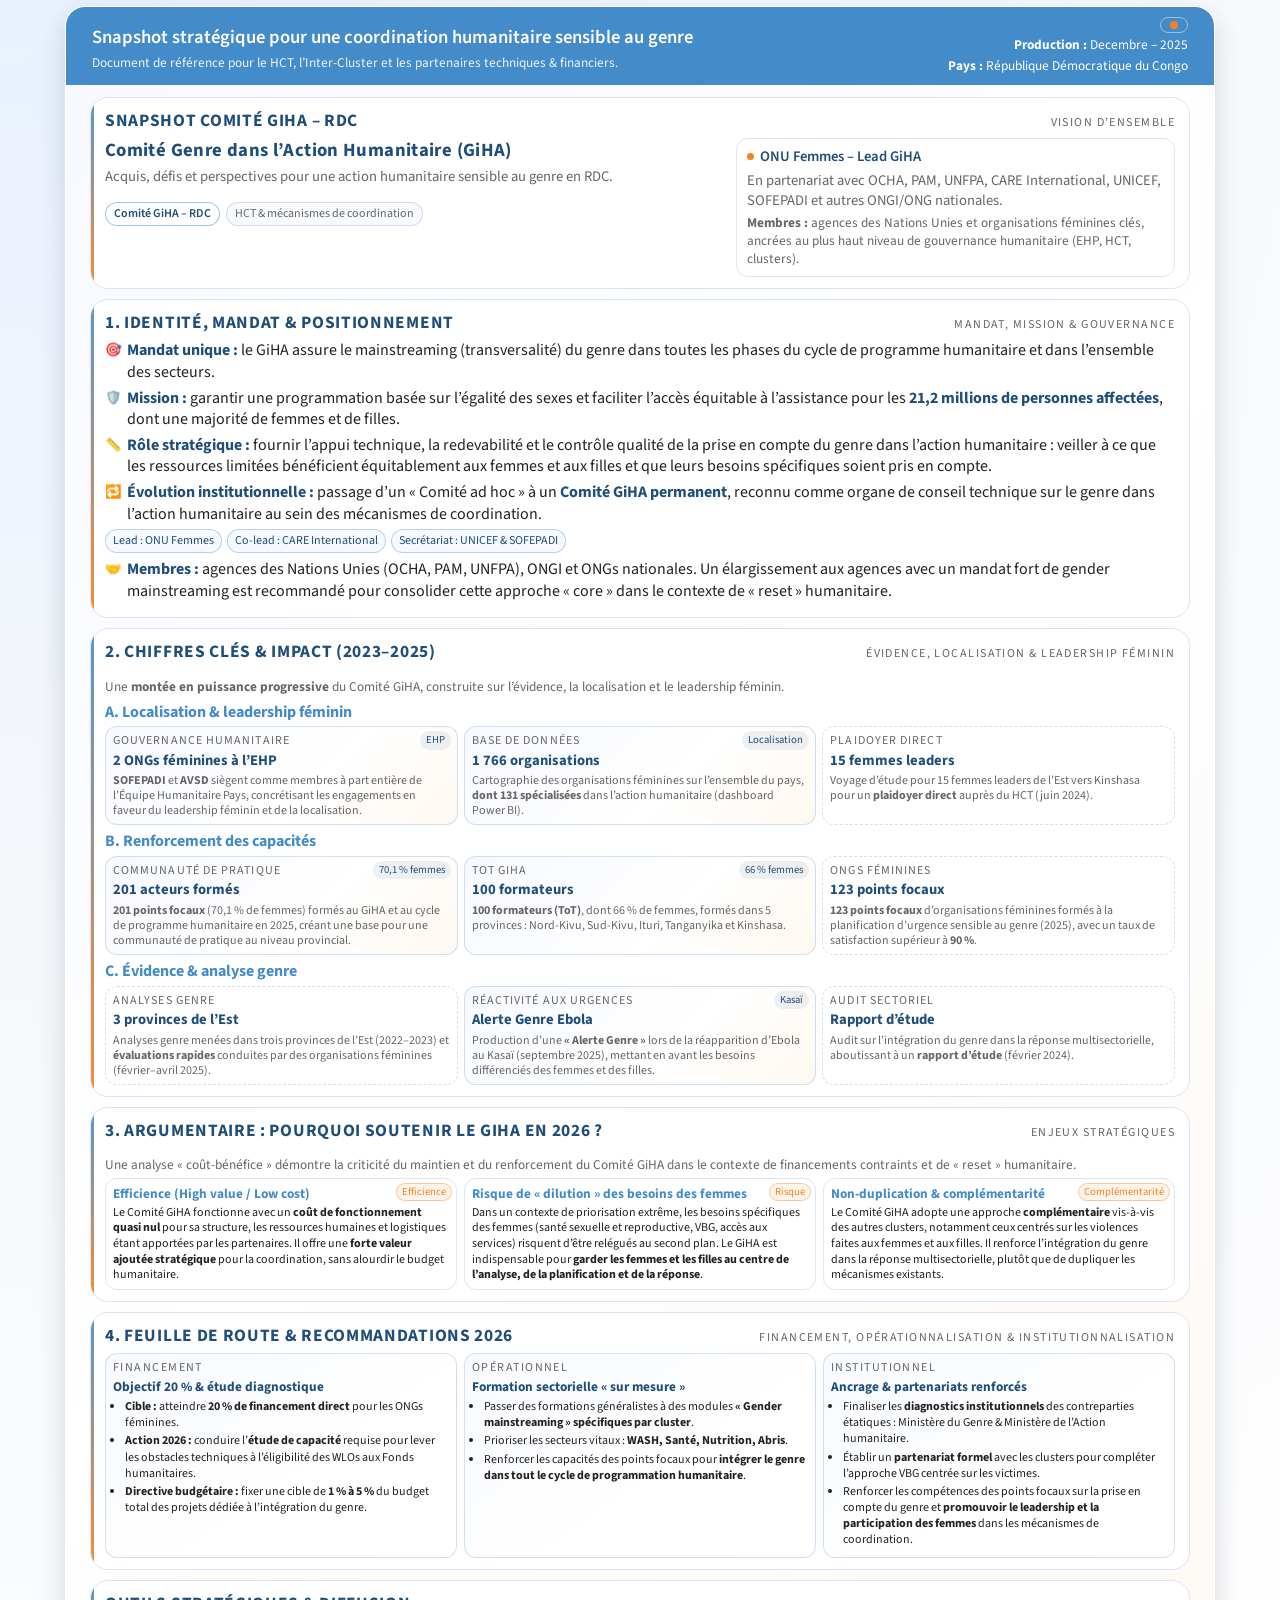
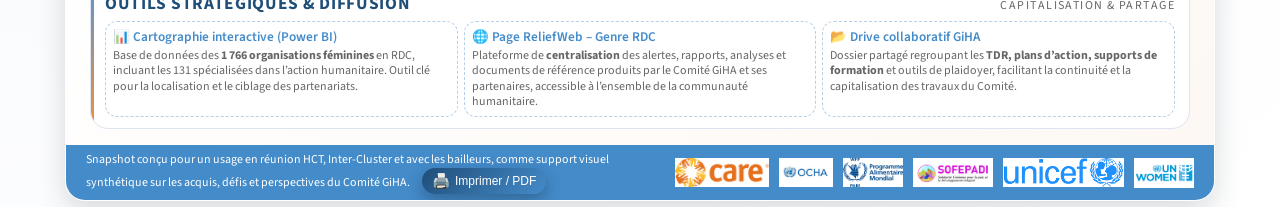
<file: Shapshot.html>
<!DOCTYPE html>
<html lang="fr">
<head>
  <meta charset="UTF-8">
  <title>Snapshot Comité GiHA – RDC</title>
  <meta name="viewport" content="width=device-width, initial-scale=1.0">

  <!-- Police lisible, proche des recommandations OCHA -->
  <link rel="preconnect" href="https://fonts.googleapis.com">
  <link rel="preconnect" href="https://fonts.gstatic.com" crossorigin>
  <link href="https://fonts.googleapis.com/css2?family=Source+Sans+3:wght@300;400;600;700&display=swap" rel="stylesheet">

  <style>
    :root {
      --ocha-blue: #1F4E79;
      --unw-blue: #448BCA;
      --unw-orange: #F58220;
      --text-dark: #222222;
      --text-muted: #666666;
      --bg-soft: #f5f7fb;
      --card-bg: #ffffff;
      --border-soft: #dde3f0;
      --radius-lg: 18px;
      --radius-md: 12px;
      --shadow-soft: 0 10px 28px rgba(15, 35, 52, 0.16);
    }

    * { box-sizing: border-box; }

    body {
      margin: 0;
      padding: 6px;
      font-family: "Source Sans 3", "Source Sans Pro", -apple-system,
        BlinkMacSystemFont, "Segoe UI", Roboto, Arial, sans-serif;
      font-size: 12pt;
      background: radial-gradient(circle at top left, #e9f1ff 0, #f5f7fb 40%, #ffffff 100%);
      color: var(--text-dark);
    }

    .page-wrapper {
      max-width: 1150px;
      margin: 0 auto;
      background: #ffffff;
      border-radius: 20px;
      box-shadow: var(--shadow-soft);
      border: 1px solid rgba(255, 255, 255, 0.85);
      overflow: hidden;
      display: flex;
      flex-direction: column;
      min-height: 760px; /* approx A4 paysage */
      position: relative;
    }

    /* Bandeau en-tête ONU Femmes */
    .header-band {
      background: var(--unw-blue);
      color: #ffffff;
      padding: 10px 26px;
      display: flex;
      align-items: center;
      justify-content: space-between;
      gap: 16px;
    }

    .header-left {
      display: flex;
      flex-direction: column;
      gap: 3px;
    }

    .header-title-small {
      font-size: 9pt;
      text-transform: uppercase;
      letter-spacing: 0.16em;
      opacity: 0.9;
    }

    .header-title-main {
      font-size: 14pt;
      font-weight: 600;
    }

    .header-subtitle {
      font-size: 10pt;
      opacity: 0.9;
    }

    .header-right {
      text-align: right;
      font-size: 10pt;
      display: flex;
      flex-direction: column;
      gap: 2px;
    }

    .header-chip {
      display: inline-flex;
      align-items: center;
      gap: 6px;
      border-radius: 999px;
      padding: 3px 9px;
      border: 1px solid rgba(255, 255, 255, 0.45);
      font-size: 9pt;
      align-self: flex-end;
    }

    .header-dot {
      width: 8px;
      height: 8px;
      border-radius: 999px;
      background: var(--unw-orange);
    }

    /* Contenu principal – colonne unique, sections empilées */
    .content {
      padding: 12px 24px 16px;
      display: flex;
      flex-direction: column;
      gap: 10px;
      flex: 1 1 auto;
      background: linear-gradient(135deg, #f7f9ff 0, #ffffff 50%, #fdf8f3 100%);
    }

    /* Section générique */
    .section {
      background: #ffffff;
      border-radius: var(--radius-lg);
      border: 1px solid var(--border-soft);
      padding: 10px 14px 11px;
      position: relative;
      overflow: hidden;
    }

    .section::before {
      content: "";
      position: absolute;
      inset: 0 auto 0 0;
      width: 3px;
      background: linear-gradient(180deg, var(--unw-blue), var(--unw-orange));
      opacity: 0.9;
    }

    .section-header {
      display: flex;
      justify-content: space-between;
      align-items: baseline;
      gap: 10px;
      margin-bottom: 5px;
    }

    .section-title {
      font-size: 13pt;
      font-weight: 700;
      color: var(--ocha-blue);
      text-transform: uppercase;
      letter-spacing: 0.04em;
    }

    .section-label {
      font-size: 9pt;
      text-transform: uppercase;
      color: var(--text-muted);
      letter-spacing: 0.12em;
    }

    .section-body {
      font-size: 12pt;
      line-height: 1.35;
      color: var(--text-dark);
      margin-top: 2px;
    }

    /* Section 0 – présentation générale */
    .intro-grid {
      display: grid;
      grid-template-columns: minmax(0, 1.4fr) minmax(0, 1fr);
      gap: 16px;
      align-items: flex-start;
    }

    h1 {
      font-size: 14pt;
      margin: 0;
      color: var(--ocha-blue);
      letter-spacing: 0.02em;
    }

    .subtitle-main {
      margin-top: 4px;
      font-size: 11pt;
      color: var(--text-muted);
    }

    .tag-row {
      display: flex;
      flex-wrap: wrap;
      gap: 6px;
      margin-top: 8px;
    }

    .tag {
      font-size: 9pt;
      padding: 3px 8px;
      border-radius: 999px;
      border: 1px solid rgba(31, 78, 121, 0.18);
      background: #f8faff;
      color: var(--text-muted);
      white-space: nowrap;
    }

    .tag.strong {
      border-color: rgba(68, 139, 202, 0.5);
      color: var(--ocha-blue);
      font-weight: 600;
      background: #ffffff;
    }

    .org-block {
      border-radius: var(--radius-md);
      background: #ffffff;
      border: 1px solid var(--border-soft);
      padding: 8px 10px;
      font-size: 11pt;
      display: flex;
      flex-direction: column;
      gap: 4px;
    }

    .org-main {
      font-weight: 600;
      color: var(--ocha-blue);
      display: flex;
      align-items: center;
      gap: 6px;
    }

    .org-main span.dot {
      width: 7px;
      height: 7px;
      border-radius: 999px;
      background: var(--unw-orange);
    }

    .org-sub {
      color: var(--text-muted);
      line-height: 1.35;
      font-size: 11pt;
    }

    .org-members {
      font-size: 10pt;
      color: var(--text-muted);
    }

    /* Éléments de texte */
    .key-line {
      margin-bottom: 4px;
      display: flex;
      align-items: flex-start;
      gap: 5px;
    }

    .key-line-icon {
      font-size: 10pt;
      margin-top: 1px;
    }

    .key-line-text strong {
      color: var(--ocha-blue);
    }

    .pill-row {
      display: flex;
      flex-wrap: wrap;
      gap: 5px;
      margin: 4px 0 6px;
    }

    .pill {
      font-size: 9pt;
      padding: 3px 7px;
      border-radius: 999px;
      background: #f6f9ff;
      border: 1px solid rgba(68, 139, 202, 0.35);
      color: var(--ocha-blue);
      white-space: nowrap;
    }

    /* Chiffres clés */
    .sub-section-title {
      font-size: 12pt;
      font-weight: 700;
      margin: 6px 0 3px;
      color: var(--unw-blue);
    }

    .sub-section-caption {
      font-size: 10pt;
      color: var(--text-muted);
      margin-bottom: 4px;
    }

    .grid-3 {
      display: grid;
      grid-template-columns: repeat(3, minmax(0, 1fr));
      gap: 6px;
      margin-top: 2px;
    }

    .metric-card {
      background: linear-gradient(135deg, #f7f9ff 0, #ffffff 60%, #fff8f1 100%);
      border-radius: var(--radius-md);
      border: 1px solid rgba(68, 139, 202, 0.25);
      padding: 6px 7px;
      position: relative;
      font-size: 10pt;
    }

    .metric-card.soft {
      background: #ffffff;
      border-style: dashed;
    }

    .metric-tag {
      font-size: 9pt;
      text-transform: uppercase;
      letter-spacing: 0.09em;
      color: var(--text-muted);
      margin-bottom: 1px;
    }

    .metric-value {
      font-size: 11pt;
      font-weight: 700;
      color: var(--ocha-blue);
      margin: 0;
    }

    .metric-desc {
      margin-top: 3px;
      font-size: 9pt;
      color: var(--text-muted);
      line-height: 1.25;
    }

    .metric-badge {
      position: absolute;
      right: 6px;
      top: 4px;
      font-size: 8pt;
      padding: 2px 6px;
      border-radius: 999px;
      background: rgba(31, 78, 121, 0.08);
      color: var(--ocha-blue);
    }

    /* Argumentaire */
    .argument-grid {
      display: grid;
      grid-template-columns: repeat(3, minmax(0, 1fr));
      gap: 7px;
      margin-top: 4px;
    }

    .argument-card {
      background: #ffffff;
      border-radius: var(--radius-md);
      border: 1px solid var(--border-soft);
      padding: 6px 7px;
      position: relative;
      font-size: 10pt;
    }

    .argument-title {
      font-size: 10pt;
      font-weight: 700;
      color: var(--unw-blue);
      margin-bottom: 2px;
    }

    .argument-body {
      font-size: 9pt;
      color: var(--text-dark);
      line-height: 1.3;
    }

    .argument-chip {
      position: absolute;
      top: 4px;
      right: 4px;
      font-size: 8pt;
      padding: 1px 5px;
      border-radius: 999px;
      background: #fef4ea;
      color: var(--unw-orange);
      border: 1px solid rgba(245, 130, 32, 0.4);
    }

    /* Feuille de route */
    .roadmap-grid {
      display: grid;
      grid-template-columns: repeat(3, minmax(0, 1fr));
      gap: 7px;
      margin-top: 3px;
    }

    .roadmap-card {
      background: linear-gradient(145deg, #f8faff 0, #ffffff 60%);
      border-radius: var(--radius-md);
      border: 1px solid rgba(68, 139, 202, 0.25);
      padding: 6px 7px;
      font-size: 10pt;
    }

    .roadmap-label {
      font-size: 9pt;
      text-transform: uppercase;
      letter-spacing: 0.12em;
      color: var(--text-muted);
      margin-bottom: 2px;
    }

    .roadmap-title {
      font-size: 10pt;
      font-weight: 700;
      color: var(--ocha-blue);
      margin-bottom: 3px;
    }

    .roadmap-card ul {
      margin: 0 0 0 0.9em;
      padding: 0;
    }

    .roadmap-card li {
      margin-bottom: 2px;
      font-size: 9pt;
    }

    /* Outils */
    .tools-row {
      display: flex;
      flex-wrap: wrap;
      gap: 6px;
      margin-top: 4px;
    }

    .tool-card {
      flex: 1 1 200px;
      min-width: 200px;
      background: #ffffff;
      border-radius: var(--radius-md);
      border: 1px dashed rgba(68, 139, 202, 0.4);
      padding: 6px 7px;
      font-size: 9pt;
    }

    .tool-title {
      font-weight: 600;
      color: var(--unw-blue);
      margin-bottom: 2px;
      display: flex;
      align-items: center;
      gap: 4px;
      font-size: 10pt;
    }

    .tool-link {
      font-size: 9pt;
      color: var(--text-muted);
      line-height: 1.3;
    }

    /* Bas de page avec logos */
    .footer-band {
      background: var(--unw-blue);
      color: #ffffff;
      padding: 6px 20px;
      font-size: 9pt;
      display: flex;
      justify-content: space-between;
      align-items: center;
      gap: 14px;
      flex-wrap: wrap;
    }

    .footer-text {
      flex: 1 1 260px;
    }

    .footer-logos {
      display: flex;
      flex-wrap: wrap;
      align-items: center;
      justify-content: flex-end;
      gap: 10px;
      flex: 0 0 auto;
    }

    .footer-logo {
      max-height: 30px;
      width: auto;
      display: block;
    }

    .btn-print {
      border: none;
      border-radius: 999px;
      padding: 4px 10px;
      font-size: 9pt;
      display: inline-flex;
      align-items: center;
      gap: 5px;
      cursor: pointer;
      background: linear-gradient(135deg, var(--ocha-blue), var(--unw-blue));
      color: #ffffff;
      box-shadow: 0 6px 16px rgba(15, 35, 52, 0.35);
    }

    .btn-print span.icon {
      font-size: 11pt;
    }

    .btn-print:active {
      transform: translateY(1px);
      box-shadow: 0 3px 10px rgba(15, 35, 52, 0.35);
    }

    .no-print {}

    /* Impression – A4 paysage, marges étroites */
    @page {
      size: A4 landscape;
      margin: 8mm;
    }

    @media print {
      body {
        background: #ffffff !important;
        padding: 0;
      }
      .page-wrapper {
        box-shadow: none;
        border-radius: 0;
        border: none;
        max-width: none;
        min-height: auto;
      }
      .no-print {
        display: none !important;
      }
      a {
        text-decoration: none;
        color: inherit;
      }
      .section,
      .metric-card,
      .argument-card,
      .roadmap-card,
      .tool-card {
        break-inside: avoid;
        page-break-inside: avoid;
      }
    }

    @media (max-width: 900px) {
      .page-wrapper { border-radius: 0; }
      .intro-grid,
      .grid-3,
      .argument-grid,
      .roadmap-grid {
        grid-template-columns: minmax(0, 1fr);
      }
      .content { padding: 10px 14px; }
    }
  </style>
</head>
<body>

<div class="page-wrapper">

  <!-- Bandeau haut -->
  <div class="header-band">
    <div class="header-left">
      <div class="header-title-small"></div>
      <div class="header-title-main">Snapshot stratégique pour une coordination humanitaire sensible au genre</div>
      <div class="header-subtitle">
        Document de référence pour le HCT, l’Inter-Cluster et les partenaires techniques &amp; financiers.
      </div>
    </div>
    <div class="header-right">
      <div class="header-chip">
        <span class="header-dot"></span>
      </div>
      <div><strong>Production :</strong> Decembre – 2025</div>
      <div><strong>Pays :</strong> République Démocratique du Congo</div>
    </div>
  </div>

  <!-- Contenu -->
  <div class="content">

    <!-- 0. Présentation générale -->
    <section class="section" id="presentation">
      <div class="section-header">
        <div class="section-title">SNAPSHOT COMITÉ GIHA – RDC</div>
        <div class="section-label">Vision d’ensemble</div>
      </div>
      <div class="section-body">
        <div class="intro-grid">
          <div>
            <h1>Comité Genre dans l’Action Humanitaire (GiHA)</h1>
            <p class="subtitle-main">
              Acquis, défis et perspectives pour une action humanitaire sensible au genre en RDC.
            </p>
            <div class="tag-row">
              <span class="tag strong">Comité GiHA – RDC</span>
			   <span class="tag">HCT &amp; mécanismes de coordination</span>
            </div>
          </div>
          <div class="org-block">
            <div class="org-main">
              <span class="dot"></span>
              <span>ONU Femmes – Lead GiHA</span>
            </div>
            <div class="org-sub">
              En partenariat avec OCHA, PAM, UNFPA, CARE International, UNICEF, SOFEPADI
              et autres ONGI/ONG nationales.
            </div>
            <div class="org-members">
              <strong>Membres&nbsp;:</strong> agences des Nations Unies et organisations féminines clés,
              ancrées au plus haut niveau de gouvernance humanitaire (EHP, HCT, clusters).
            </div>
          </div>
        </div>
      </div>
    </section>

    <!-- 1. Identité, mandat & positionnement -->
    <section class="section" id="identite-mandat">
      <div class="section-header">
        <div class="section-title">1. Identité, mandat &amp; positionnement</div>
        <div class="section-label">Mandat, mission &amp; gouvernance</div>
      </div>
      <div class="section-body">
        <div class="key-line">
          <div class="key-line-icon">🎯</div>
          <div class="key-line-text">
            <strong>Mandat unique&nbsp;:</strong> le GiHA assure le mainstreaming (transversalité)
            du genre dans toutes les phases du cycle de programme humanitaire et dans l’ensemble des secteurs.
          </div>
        </div>

        <div class="key-line">
          <div class="key-line-icon">🛡️</div>
          <div class="key-line-text">
            <strong>Mission&nbsp;:</strong> garantir une programmation basée sur l’égalité des sexes
            et faciliter l’accès équitable à l’assistance pour les
            <strong>21,2&nbsp;millions de personnes affectées</strong>, dont une majorité de femmes et de filles.
          </div>
        </div>

        <div class="key-line">
          <div class="key-line-icon">📏</div>
          <div class="key-line-text">
            <strong>Rôle stratégique&nbsp;:</strong> fournir l’appui technique, la redevabilité
            et le contrôle qualité de la prise en compte du genre dans l’action humanitaire&nbsp;:
            veiller à ce que les ressources limitées bénéficient équitablement aux femmes et aux filles
            et que leurs besoins spécifiques soient pris en compte.
          </div>
        </div>

        <div class="key-line">
          <div class="key-line-icon">🔁</div>
          <div class="key-line-text">
            <strong>Évolution institutionnelle&nbsp;:</strong> passage d’un «&nbsp;Comité ad hoc&nbsp;»
            à un <strong>Comité GiHA permanent</strong>, reconnu comme organe de conseil technique
            sur le genre dans l’action humanitaire au sein des mécanismes de coordination.
          </div>
        </div>

        <div class="pill-row">
          <span class="pill">Lead&nbsp;: ONU Femmes</span>
          <span class="pill">Co-lead&nbsp;: CARE International</span>
          <span class="pill">Secrétariat&nbsp;: UNICEF &amp; SOFEPADI</span>
        </div>

        <div class="key-line">
          <div class="key-line-icon">🤝</div>
          <div class="key-line-text">
            <strong>Membres&nbsp;:</strong> agences des Nations Unies (OCHA, PAM, UNFPA), ONGI et ONGs nationales.
            Un élargissement aux agences avec un mandat fort de gender mainstreaming est recommandé
            pour consolider cette approche «&nbsp;core&nbsp;» dans le contexte de «&nbsp;reset&nbsp;» humanitaire.
          </div>
        </div>
      </div>
    </section>

    <!-- 2. Chiffres clés & impact -->
    <section class="section" id="chiffres-impact">
      <div class="section-header">
        <div class="section-title">2. Chiffres clés &amp; impact (2023–2025)</div>
        <div class="section-label">Évidence, localisation &amp; leadership féminin</div>
      </div>
      <div class="section-body">
        <p class="sub-section-caption">
          Une <strong>montée en puissance progressive</strong> du Comité GiHA, construite sur l’évidence,
          la localisation et le leadership féminin.
        </p>

        <div class="sub-section-title">A. Localisation &amp; leadership féminin</div>
        <div class="grid-3">
          <div class="metric-card">
            <div class="metric-tag">Gouvernance humanitaire</div>
            <div class="metric-value">2 ONGs féminines à l’EHP</div>
            <div class="metric-desc">
              <strong>SOFEPADI</strong> et <strong>AVSD</strong> siègent comme membres à part entière
              de l’Équipe Humanitaire Pays, concrétisant les engagements en faveur du leadership féminin
              et de la localisation.
            </div>
            <div class="metric-badge">EHP</div>
          </div>

          <div class="metric-card">
            <div class="metric-tag">Base de données</div>
            <div class="metric-value">1&nbsp;766 organisations</div>
            <div class="metric-desc">
              Cartographie des organisations féminines sur l’ensemble du pays,
              <strong>dont 131 spécialisées</strong> dans l’action humanitaire (dashboard Power&nbsp;BI).
            </div>
            <div class="metric-badge">Localisation</div>
          </div>

          <div class="metric-card soft">
            <div class="metric-tag">Plaidoyer direct</div>
            <div class="metric-value">15 femmes leaders</div>
            <div class="metric-desc">
              Voyage d’étude pour 15 femmes leaders de l’Est vers Kinshasa
              pour un <strong>plaidoyer direct</strong> auprès du HCT (juin&nbsp;2024).
            </div>
          </div>
        </div>

        <div class="sub-section-title">B. Renforcement des capacités</div>
        <div class="grid-3">
          <div class="metric-card">
            <div class="metric-tag">Communauté de pratique</div>
            <div class="metric-value">201 acteurs formés</div>
            <div class="metric-desc">
              <strong>201 points focaux</strong> (70,1&nbsp;% de femmes) formés au GiHA
              et au cycle de programme humanitaire en 2025, créant une base pour une
              communauté de pratique au niveau provincial.
            </div>
            <div class="metric-badge">70,1&nbsp;% femmes</div>
          </div>

          <div class="metric-card">
            <div class="metric-tag">ToT GiHA</div>
            <div class="metric-value">100 formateurs</div>
            <div class="metric-desc">
              <strong>100 formateurs (ToT)</strong>, dont 66&nbsp;% de femmes,
              formés dans 5 provinces&nbsp;: Nord-Kivu, Sud-Kivu, Ituri, Tanganyika et Kinshasa.
            </div>
            <div class="metric-badge">66&nbsp;% femmes</div>
          </div>

          <div class="metric-card soft">
            <div class="metric-tag">ONGs féminines</div>
            <div class="metric-value">123 points focaux</div>
            <div class="metric-desc">
              <strong>123 points focaux</strong> d’organisations féminines formés à la planification d’urgence
              sensible au genre (2025), avec un taux de satisfaction supérieur à <strong>90&nbsp;%</strong>.
            </div>
          </div>
        </div>

        <div class="sub-section-title">C. Évidence &amp; analyse genre</div>
        <div class="grid-3">
          <div class="metric-card soft">
            <div class="metric-tag">Analyses genre</div>
            <div class="metric-value">3 provinces de l’Est</div>
            <div class="metric-desc">
              Analyses genre menées dans trois provinces de l’Est (2022–2023) et
              <strong>évaluations rapides</strong> conduites par des organisations féminines (février–avril&nbsp;2025).
            </div>
          </div>

          <div class="metric-card">
            <div class="metric-tag">Réactivité aux urgences</div>
            <div class="metric-value">Alerte Genre Ebola</div>
            <div class="metric-desc">
              Production d’une <strong>«&nbsp;Alerte Genre&nbsp;»</strong> lors de la réapparition d’Ebola au Kasaï
              (septembre&nbsp;2025), mettant en avant les besoins différenciés des femmes et des filles.
            </div>
            <div class="metric-badge">Kasaï</div>
          </div>

          <div class="metric-card soft">
            <div class="metric-tag">Audit sectoriel</div>
            <div class="metric-value">Rapport d’étude</div>
            <div class="metric-desc">
              Audit sur l’intégration du genre dans la réponse multisectorielle,
              aboutissant à un <strong>rapport d’étude</strong> (février&nbsp;2024).
            </div>
          </div>
        </div>
      </div>
    </section>

    <!-- 3. Argumentaire -->
    <section class="section" id="argumentaire">
      <div class="section-header">
        <div class="section-title">3. Argumentaire : pourquoi soutenir le GiHA en 2026 ?</div>
        <div class="section-label">Enjeux stratégiques</div>
      </div>
      <div class="section-body">
        <p class="sub-section-caption">
          Une analyse «&nbsp;coût-bénéfice&nbsp;» démontre la criticité du maintien et du renforcement
          du Comité GiHA dans le contexte de financements contraints et de «&nbsp;reset&nbsp;» humanitaire.
        </p>
        <div class="argument-grid">
          <div class="argument-card">
            <div class="argument-title">Efficience (High value / Low cost)</div>
            <div class="argument-body">
              Le Comité GiHA fonctionne avec un <strong>coût de fonctionnement quasi nul</strong> pour sa structure,
              les ressources humaines et logistiques étant apportées par les partenaires.
              Il offre une <strong>forte valeur ajoutée stratégique</strong> pour la coordination,
              sans alourdir le budget humanitaire.
            </div>
            <div class="argument-chip">Efficience</div>
          </div>

          <div class="argument-card">
            <div class="argument-title">Risque de «&nbsp;dilution&nbsp;» des besoins des femmes</div>
            <div class="argument-body">
              Dans un contexte de priorisation extrême, les besoins spécifiques des femmes
              (santé sexuelle et reproductive, VBG, accès aux services) risquent d’être relégués au second plan.
              Le GiHA est indispensable pour <strong>garder les femmes et les filles au centre de l’analyse,
              de la planification et de la réponse</strong>.
            </div>
            <div class="argument-chip">Risque</div>
          </div>

          <div class="argument-card">
            <div class="argument-title">Non-duplication &amp; complémentarité</div>
            <div class="argument-body">
              Le Comité GiHA adopte une approche <strong>complémentaire</strong> vis-à-vis des autres clusters,
              notamment ceux centrés sur les violences faites aux femmes et aux filles.
              Il renforce l’intégration du genre dans la réponse multisectorielle, plutôt que de dupliquer
              les mécanismes existants.
            </div>
            <div class="argument-chip">Complémentarité</div>
          </div>
        </div>
      </div>
    </section>

    <!-- 4. Feuille de route & recommandations -->
    <section class="section" id="feuille-de-route">
      <div class="section-header">
        <div class="section-title">4. Feuille de route &amp; recommandations 2026</div>
        <div class="section-label">Financement, opérationnalisation &amp; institutionnalisation</div>
      </div>
      <div class="section-body">
        <div class="roadmap-grid">
          <div class="roadmap-card">
            <div class="roadmap-label">Financement</div>
            <div class="roadmap-title">Objectif 20&nbsp;% &amp; étude diagnostique</div>
            <ul>
              <li><strong>Cible&nbsp;:</strong> atteindre <strong>20&nbsp;% de financement direct</strong> pour les ONGs féminines.</li>
              <li><strong>Action 2026&nbsp;:</strong> conduire l’<strong>étude de capacité</strong> requise pour lever
                  les obstacles techniques à l’éligibilité des WLOs aux Fonds humanitaires.</li>
              <li><strong>Directive budgétaire&nbsp;:</strong> fixer une cible de <strong>1&nbsp;% à 5&nbsp;%</strong>
                  du budget total des projets dédiée à l’intégration du genre.</li>
            </ul>
          </div>

          <div class="roadmap-card">
            <div class="roadmap-label">Opérationnel</div>
            <div class="roadmap-title">Formation sectorielle «&nbsp;sur mesure&nbsp;»</div>
            <ul>
              <li>Passer des formations généralistes à des modules
                  <strong>«&nbsp;Gender mainstreaming&nbsp;» spécifiques par cluster</strong>.</li>
              <li>Prioriser les secteurs vitaux&nbsp;: <strong>WASH, Santé, Nutrition, Abris</strong>.</li>
              <li>Renforcer les capacités des points focaux pour
                  <strong>intégrer le genre dans tout le cycle de programmation humanitaire</strong>.</li>
            </ul>
          </div>

          <div class="roadmap-card">
            <div class="roadmap-label">Institutionnel</div>
            <div class="roadmap-title">Ancrage &amp; partenariats renforcés</div>
            <ul>
              <li>Finaliser les <strong>diagnostics institutionnels</strong> des contreparties étatiques&nbsp;:
                  Ministère du Genre &amp; Ministère de l’Action humanitaire.</li>
              <li>Établir un <strong>partenariat formel</strong> avec les clusters pour compléter l’approche VBG
                  centrée sur les victimes.</li>
              <li>Renforcer les compétences des points focaux sur la prise en compte du genre et
                  <strong>promouvoir le leadership et la participation des femmes</strong> dans les mécanismes
                  de coordination.</li>
            </ul>
          </div>
        </div>
      </div>
    </section>

    <!-- 5. Outils stratégiques -->
    <section class="section" id="outils">
      <div class="section-header">
        <div class="section-title">Outils stratégiques &amp; diffusion</div>
        <div class="section-label">Capitalisation &amp; partage</div>
      </div>
      <div class="section-body">
        <div class="tools-row">
          <div class="tool-card">
            <div class="tool-title">📊 Cartographie interactive (Power&nbsp;BI)</div>
            <div class="tool-link">
              Base de données des <strong>1&nbsp;766 organisations féminines</strong> en RDC,
              incluant les 131 spécialisées dans l’action humanitaire. Outil clé pour la localisation
              et le ciblage des partenariats.
            </div>
          </div>

          <div class="tool-card">
            <div class="tool-title">🌐 Page ReliefWeb – Genre RDC</div>
            <div class="tool-link">
              Plateforme de <strong>centralisation</strong> des alertes, rapports, analyses et documents de référence
              produits par le Comité GiHA et ses partenaires, accessible à l’ensemble de la communauté humanitaire.
            </div>
          </div>

          <div class="tool-card">
            <div class="tool-title">📂 Drive collaboratif GiHA</div>
            <div class="tool-link">
              Dossier partagé regroupant les <strong>TDR, plans d’action, supports de formation</strong> et outils de
              plaidoyer, facilitant la continuité et la capitalisation des travaux du Comité.
            </div>
          </div>
        </div>
      </div>
    </section>

  </div>

  <!-- Bandeau bas avec logos -->
  <div class="footer-band">
    <div class="footer-text">
      <span>
        Snapshot conçu pour un usage en réunion HCT, Inter-Cluster et avec les bailleurs,
        comme support visuel synthétique sur les acquis, défis et perspectives du Comité GiHA.
      </span>
      <button class="btn-print no-print" type="button" onclick="window.print()" style="margin-left: 10px;">
        <span class="icon">🖨️</span>
        <span>Imprimer / PDF</span>
      </button>
    </div>

    <div class="footer-logos">
      <!-- Place ces fichiers dans le même dossier que ce HTML -->
      <img src="logo-care.png" alt="CARE" class="footer-logo">
      <img src="logo-ocha.jpg" alt="OCHA" class="footer-logo">
      <img src="logo-pam.jpg" alt="PAM / WFP" class="footer-logo">
      <img src="logo-sofepadi.png" alt="SOFEPADI" class="footer-logo">
      <img src="logo-unicef.png" alt="UNICEF" class="footer-logo">
      <img src="logo-unwomen.png" alt="UN Women" class="footer-logo">
    </div>
  </div>

</div>

</body>
</html>
</file>
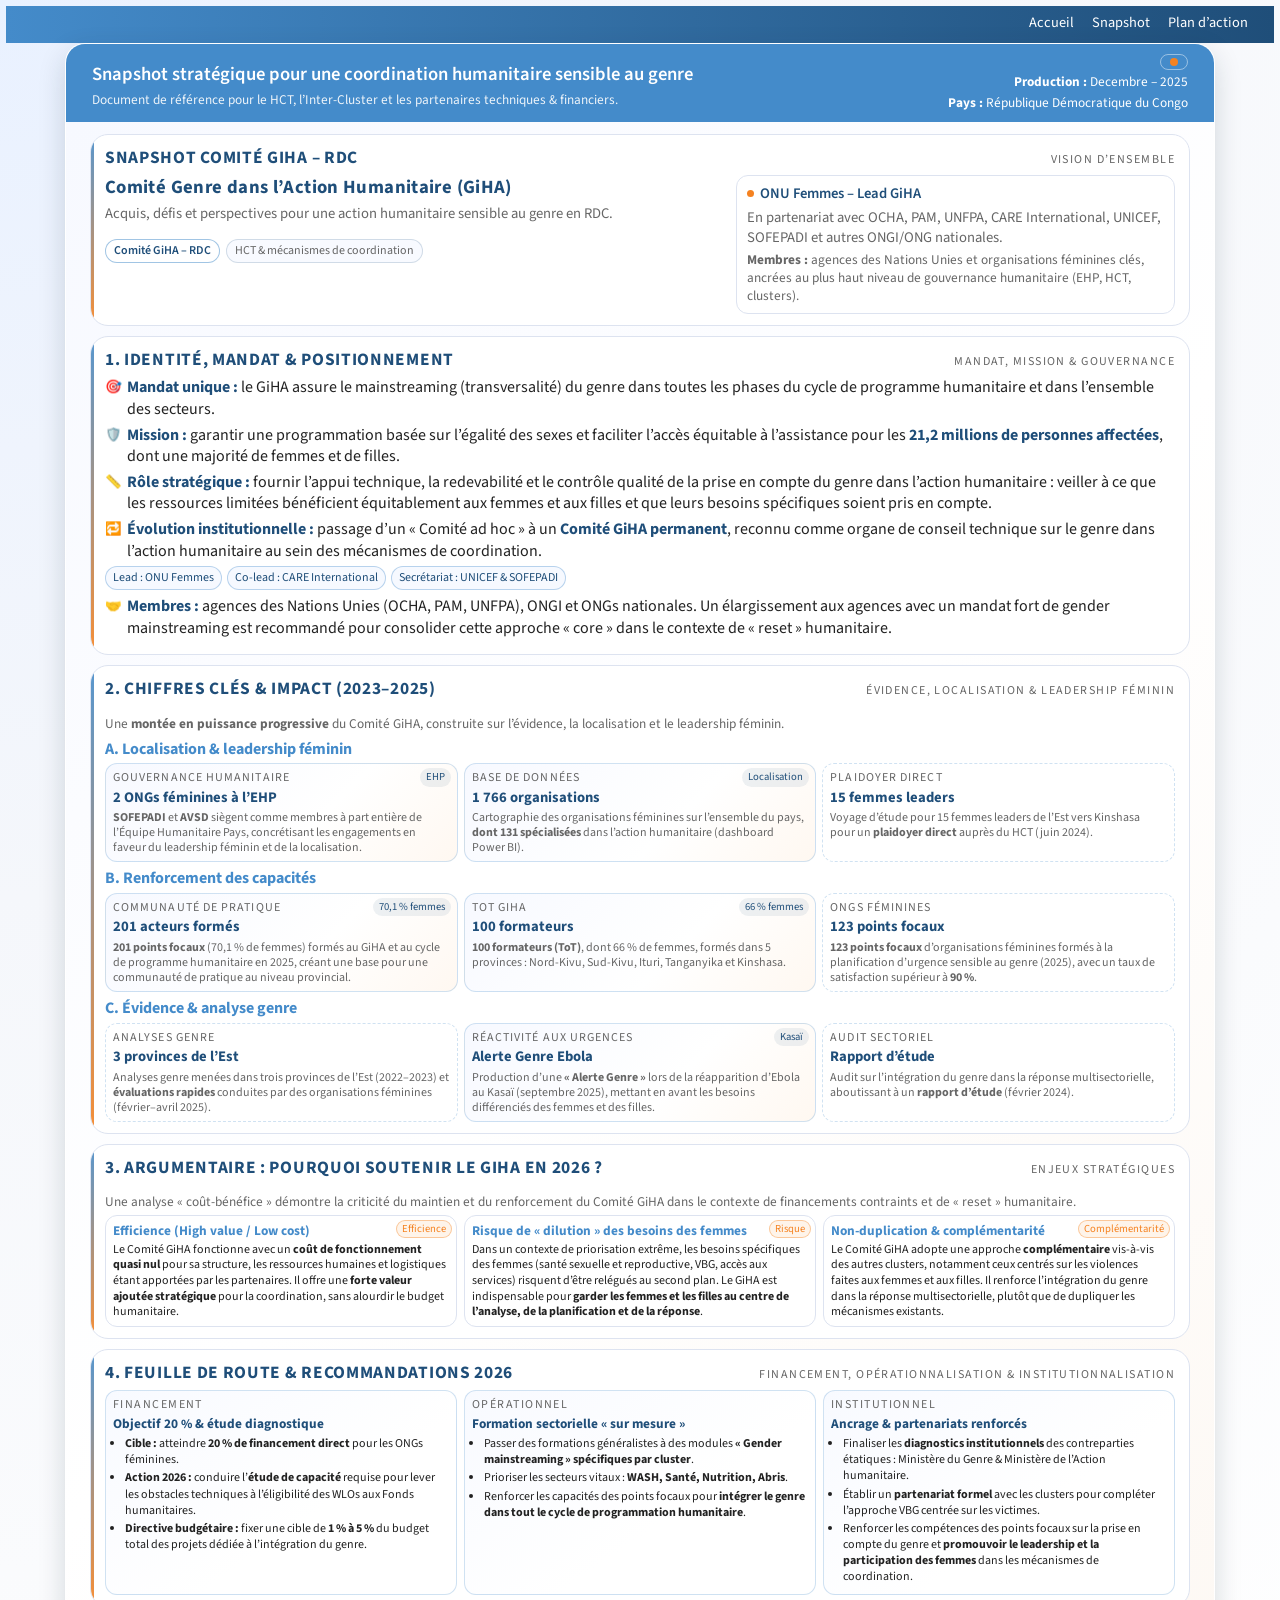
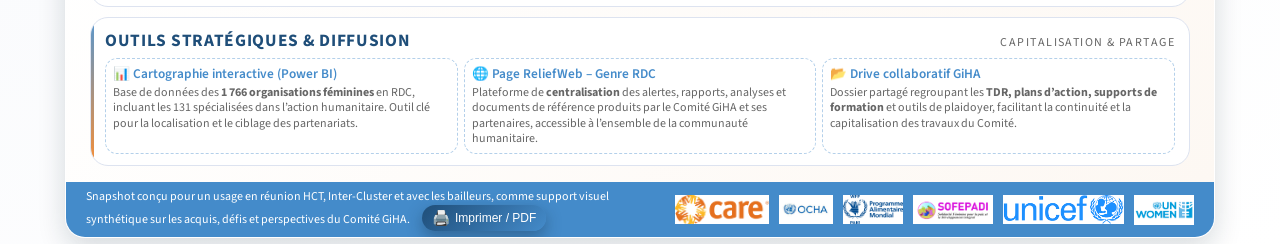
<file: shapshot.html>
<!DOCTYPE html>
<html lang="fr">
<head>
  <meta charset="UTF-8">
  <title>Snapshot Comité GiHA – RDC</title>
  <meta name="viewport" content="width=device-width, initial-scale=1.0">

  <!-- Police lisible, proche des recommandations OCHA -->
  <link rel="preconnect" href="https://fonts.googleapis.com">
  <link rel="preconnect" href="https://fonts.gstatic.com" crossorigin>
  <link href="https://fonts.googleapis.com/css2?family=Source+Sans+3:wght@300;400;600;700&display=swap" rel="stylesheet">

  <style>
    :root {
      --ocha-blue: #1F4E79;
      --unw-blue: #448BCA;
      --unw-orange: #F58220;
      --text-dark: #222222;
      --text-muted: #666666;
      --bg-soft: #f5f7fb;
      --card-bg: #ffffff;
      --border-soft: #dde3f0;
      --radius-lg: 18px;
      --radius-md: 12px;
      --shadow-soft: 0 10px 28px rgba(15, 35, 52, 0.16);
    }
	  .top-nav {
  background: linear-gradient(90deg, var(--unw-blue), var(--ocha-blue));
  color: #fff;
  padding: 6px 26px;
  display: flex;
  justify-content: flex-end;
  gap: 18px;
  font-size: 0.9rem;
}
.top-nav a.active {
  border-bottom-color: var(--unw-orange);
  font-weight: 600;
}

.top-nav a {
  color: #fff;
  text-decoration: none;
  padding-bottom: 2px;
  border-bottom: 2px solid transparent;
}

.top-nav a:hover {
  border-bottom-color: rgba(255, 255, 255, 0.9);
}


    * { box-sizing: border-box; }

    body {
      margin: 0;
      padding: 6px;
      font-family: "Source Sans 3", "Source Sans Pro", -apple-system,
        BlinkMacSystemFont, "Segoe UI", Roboto, Arial, sans-serif;
      font-size: 12pt;
      background: radial-gradient(circle at top left, #e9f1ff 0, #f5f7fb 40%, #ffffff 100%);
      color: var(--text-dark);
    }

    .page-wrapper {
      max-width: 1150px;
      margin: 0 auto;
      background: #ffffff;
      border-radius: 20px;
      box-shadow: var(--shadow-soft);
      border: 1px solid rgba(255, 255, 255, 0.85);
      overflow: hidden;
      display: flex;
      flex-direction: column;
      min-height: 760px; /* approx A4 paysage */
      position: relative;
    }

    /* Bandeau en-tête ONU Femmes */
    .header-band {
      background: var(--unw-blue);
      color: #ffffff;
      padding: 10px 26px;
      display: flex;
      align-items: center;
      justify-content: space-between;
      gap: 16px;
    }

    .header-left {
      display: flex;
      flex-direction: column;
      gap: 3px;
    }

    .header-title-small {
      font-size: 9pt;
      text-transform: uppercase;
      letter-spacing: 0.16em;
      opacity: 0.9;
    }

    .header-title-main {
      font-size: 14pt;
      font-weight: 600;
    }

    .header-subtitle {
      font-size: 10pt;
      opacity: 0.9;
    }

    .header-right {
      text-align: right;
      font-size: 10pt;
      display: flex;
      flex-direction: column;
      gap: 2px;
    }

    .header-chip {
      display: inline-flex;
      align-items: center;
      gap: 6px;
      border-radius: 999px;
      padding: 3px 9px;
      border: 1px solid rgba(255, 255, 255, 0.45);
      font-size: 9pt;
      align-self: flex-end;
    }

    .header-dot {
      width: 8px;
      height: 8px;
      border-radius: 999px;
      background: var(--unw-orange);
    }

    /* Contenu principal – colonne unique, sections empilées */
    .content {
      padding: 12px 24px 16px;
      display: flex;
      flex-direction: column;
      gap: 10px;
      flex: 1 1 auto;
      background: linear-gradient(135deg, #f7f9ff 0, #ffffff 50%, #fdf8f3 100%);
    }

    /* Section générique */
    .section {
      background: #ffffff;
      border-radius: var(--radius-lg);
      border: 1px solid var(--border-soft);
      padding: 10px 14px 11px;
      position: relative;
      overflow: hidden;
    }

    .section::before {
      content: "";
      position: absolute;
      inset: 0 auto 0 0;
      width: 3px;
      background: linear-gradient(180deg, var(--unw-blue), var(--unw-orange));
      opacity: 0.9;
    }

    .section-header {
      display: flex;
      justify-content: space-between;
      align-items: baseline;
      gap: 10px;
      margin-bottom: 5px;
    }

    .section-title {
      font-size: 13pt;
      font-weight: 700;
      color: var(--ocha-blue);
      text-transform: uppercase;
      letter-spacing: 0.04em;
    }

    .section-label {
      font-size: 9pt;
      text-transform: uppercase;
      color: var(--text-muted);
      letter-spacing: 0.12em;
    }

    .section-body {
      font-size: 12pt;
      line-height: 1.35;
      color: var(--text-dark);
      margin-top: 2px;
    }

    /* Section 0 – présentation générale */
    .intro-grid {
      display: grid;
      grid-template-columns: minmax(0, 1.4fr) minmax(0, 1fr);
      gap: 16px;
      align-items: flex-start;
    }

    h1 {
      font-size: 14pt;
      margin: 0;
      color: var(--ocha-blue);
      letter-spacing: 0.02em;
    }

    .subtitle-main {
      margin-top: 4px;
      font-size: 11pt;
      color: var(--text-muted);
    }

    .tag-row {
      display: flex;
      flex-wrap: wrap;
      gap: 6px;
      margin-top: 8px;
    }

    .tag {
      font-size: 9pt;
      padding: 3px 8px;
      border-radius: 999px;
      border: 1px solid rgba(31, 78, 121, 0.18);
      background: #f8faff;
      color: var(--text-muted);
      white-space: nowrap;
    }

    .tag.strong {
      border-color: rgba(68, 139, 202, 0.5);
      color: var(--ocha-blue);
      font-weight: 600;
      background: #ffffff;
    }

    .org-block {
      border-radius: var(--radius-md);
      background: #ffffff;
      border: 1px solid var(--border-soft);
      padding: 8px 10px;
      font-size: 11pt;
      display: flex;
      flex-direction: column;
      gap: 4px;
    }

    .org-main {
      font-weight: 600;
      color: var(--ocha-blue);
      display: flex;
      align-items: center;
      gap: 6px;
    }

    .org-main span.dot {
      width: 7px;
      height: 7px;
      border-radius: 999px;
      background: var(--unw-orange);
    }

    .org-sub {
      color: var(--text-muted);
      line-height: 1.35;
      font-size: 11pt;
    }

    .org-members {
      font-size: 10pt;
      color: var(--text-muted);
    }

    /* Éléments de texte */
    .key-line {
      margin-bottom: 4px;
      display: flex;
      align-items: flex-start;
      gap: 5px;
    }

    .key-line-icon {
      font-size: 10pt;
      margin-top: 1px;
    }

    .key-line-text strong {
      color: var(--ocha-blue);
    }

    .pill-row {
      display: flex;
      flex-wrap: wrap;
      gap: 5px;
      margin: 4px 0 6px;
    }

    .pill {
      font-size: 9pt;
      padding: 3px 7px;
      border-radius: 999px;
      background: #f6f9ff;
      border: 1px solid rgba(68, 139, 202, 0.35);
      color: var(--ocha-blue);
      white-space: nowrap;
    }

    /* Chiffres clés */
    .sub-section-title {
      font-size: 12pt;
      font-weight: 700;
      margin: 6px 0 3px;
      color: var(--unw-blue);
    }

    .sub-section-caption {
      font-size: 10pt;
      color: var(--text-muted);
      margin-bottom: 4px;
    }

    .grid-3 {
      display: grid;
      grid-template-columns: repeat(3, minmax(0, 1fr));
      gap: 6px;
      margin-top: 2px;
    }

    .metric-card {
      background: linear-gradient(135deg, #f7f9ff 0, #ffffff 60%, #fff8f1 100%);
      border-radius: var(--radius-md);
      border: 1px solid rgba(68, 139, 202, 0.25);
      padding: 6px 7px;
      position: relative;
      font-size: 10pt;
    }

    .metric-card.soft {
      background: #ffffff;
      border-style: dashed;
    }

    .metric-tag {
      font-size: 9pt;
      text-transform: uppercase;
      letter-spacing: 0.09em;
      color: var(--text-muted);
      margin-bottom: 1px;
    }

    .metric-value {
      font-size: 11pt;
      font-weight: 700;
      color: var(--ocha-blue);
      margin: 0;
    }

    .metric-desc {
      margin-top: 3px;
      font-size: 9pt;
      color: var(--text-muted);
      line-height: 1.25;
    }

    .metric-badge {
      position: absolute;
      right: 6px;
      top: 4px;
      font-size: 8pt;
      padding: 2px 6px;
      border-radius: 999px;
      background: rgba(31, 78, 121, 0.08);
      color: var(--ocha-blue);
    }

    /* Argumentaire */
    .argument-grid {
      display: grid;
      grid-template-columns: repeat(3, minmax(0, 1fr));
      gap: 7px;
      margin-top: 4px;
    }

    .argument-card {
      background: #ffffff;
      border-radius: var(--radius-md);
      border: 1px solid var(--border-soft);
      padding: 6px 7px;
      position: relative;
      font-size: 10pt;
    }

    .argument-title {
      font-size: 10pt;
      font-weight: 700;
      color: var(--unw-blue);
      margin-bottom: 2px;
    }

    .argument-body {
      font-size: 9pt;
      color: var(--text-dark);
      line-height: 1.3;
    }

    .argument-chip {
      position: absolute;
      top: 4px;
      right: 4px;
      font-size: 8pt;
      padding: 1px 5px;
      border-radius: 999px;
      background: #fef4ea;
      color: var(--unw-orange);
      border: 1px solid rgba(245, 130, 32, 0.4);
    }

    /* Feuille de route */
    .roadmap-grid {
      display: grid;
      grid-template-columns: repeat(3, minmax(0, 1fr));
      gap: 7px;
      margin-top: 3px;
    }

    .roadmap-card {
      background: linear-gradient(145deg, #f8faff 0, #ffffff 60%);
      border-radius: var(--radius-md);
      border: 1px solid rgba(68, 139, 202, 0.25);
      padding: 6px 7px;
      font-size: 10pt;
    }

    .roadmap-label {
      font-size: 9pt;
      text-transform: uppercase;
      letter-spacing: 0.12em;
      color: var(--text-muted);
      margin-bottom: 2px;
    }

    .roadmap-title {
      font-size: 10pt;
      font-weight: 700;
      color: var(--ocha-blue);
      margin-bottom: 3px;
    }

    .roadmap-card ul {
      margin: 0 0 0 0.9em;
      padding: 0;
    }

    .roadmap-card li {
      margin-bottom: 2px;
      font-size: 9pt;
    }

    /* Outils */
    .tools-row {
      display: flex;
      flex-wrap: wrap;
      gap: 6px;
      margin-top: 4px;
    }

    .tool-card {
      flex: 1 1 200px;
      min-width: 200px;
      background: #ffffff;
      border-radius: var(--radius-md);
      border: 1px dashed rgba(68, 139, 202, 0.4);
      padding: 6px 7px;
      font-size: 9pt;
    }

    .tool-title {
      font-weight: 600;
      color: var(--unw-blue);
      margin-bottom: 2px;
      display: flex;
      align-items: center;
      gap: 4px;
      font-size: 10pt;
    }

    .tool-link {
      font-size: 9pt;
      color: var(--text-muted);
      line-height: 1.3;
    }

    /* Bas de page avec logos */
    .footer-band {
      background: var(--unw-blue);
      color: #ffffff;
      padding: 6px 20px;
      font-size: 9pt;
      display: flex;
      justify-content: space-between;
      align-items: center;
      gap: 14px;
      flex-wrap: wrap;
    }

    .footer-text {
      flex: 1 1 260px;
    }

    .footer-logos {
      display: flex;
      flex-wrap: wrap;
      align-items: center;
      justify-content: flex-end;
      gap: 10px;
      flex: 0 0 auto;
    }

    .footer-logo {
      max-height: 30px;
      width: auto;
      display: block;
    }

    .btn-print {
      border: none;
      border-radius: 999px;
      padding: 4px 10px;
      font-size: 9pt;
      display: inline-flex;
      align-items: center;
      gap: 5px;
      cursor: pointer;
      background: linear-gradient(135deg, var(--ocha-blue), var(--unw-blue));
      color: #ffffff;
      box-shadow: 0 6px 16px rgba(15, 35, 52, 0.35);
    }

    .btn-print span.icon {
      font-size: 11pt;
    }

    .btn-print:active {
      transform: translateY(1px);
      box-shadow: 0 3px 10px rgba(15, 35, 52, 0.35);
    }

    .no-print {}

    /* Impression – A4 paysage, marges étroites */
    @page {
      size: A4 landscape;
      margin: 8mm;
    }

    @media print {
      body {
        background: #ffffff !important;
        padding: 0;
      }
      .page-wrapper {
        box-shadow: none;
        border-radius: 0;
        border: none;
        max-width: none;
        min-height: auto;
      }
      .no-print {
        display: none !important;
      }
      a {
        text-decoration: none;
        color: inherit;
      }
      .section,
      .metric-card,
      .argument-card,
      .roadmap-card,
      .tool-card {
        break-inside: avoid;
        page-break-inside: avoid;
      }
    }

    @media (max-width: 900px) {
      .page-wrapper { border-radius: 0; }
      .intro-grid,
      .grid-3,
      .argument-grid,
      .roadmap-grid {
        grid-template-columns: minmax(0, 1fr);
      }
      .content { padding: 10px 14px; }
    }
	@media print {
  /* ... ton CSS existant ... */
  .top-nav {
    display: none !important;
  }
}

  </style>
</head>
<body>
<!-- Menu commun GiHA -->
<nav class="top-nav">
  <a href="index.html">Accueil</a>
  <a href="snapshot.html">Snapshot</a>
  <a href="plan_action.html">Plan d’action</a>
</nav>
<div class="page-wrapper">

  <!-- Bandeau haut -->
  <div class="header-band">
    <div class="header-left">
      <div class="header-title-small"></div>
      <div class="header-title-main">Snapshot stratégique pour une coordination humanitaire sensible au genre</div>
      <div class="header-subtitle">
        Document de référence pour le HCT, l’Inter-Cluster et les partenaires techniques &amp; financiers.
      </div>
    </div>
    <div class="header-right">
      <div class="header-chip">
        <span class="header-dot"></span>
      </div>
      <div><strong>Production :</strong> Decembre – 2025</div>
      <div><strong>Pays :</strong> République Démocratique du Congo</div>
    </div>
  </div>

  <!-- Contenu -->
  <div class="content">

    <!-- 0. Présentation générale -->
    <section class="section" id="presentation">
      <div class="section-header">
        <div class="section-title">SNAPSHOT COMITÉ GIHA – RDC</div>
        <div class="section-label">Vision d’ensemble</div>
      </div>
      <div class="section-body">
        <div class="intro-grid">
          <div>
            <h1>Comité Genre dans l’Action Humanitaire (GiHA)</h1>
            <p class="subtitle-main">
              Acquis, défis et perspectives pour une action humanitaire sensible au genre en RDC.
            </p>
            <div class="tag-row">
              <span class="tag strong">Comité GiHA – RDC</span>
			   <span class="tag">HCT &amp; mécanismes de coordination</span>
            </div>
          </div>
          <div class="org-block">
            <div class="org-main">
              <span class="dot"></span>
              <span>ONU Femmes – Lead GiHA</span>
            </div>
            <div class="org-sub">
              En partenariat avec OCHA, PAM, UNFPA, CARE International, UNICEF, SOFEPADI
              et autres ONGI/ONG nationales.
            </div>
            <div class="org-members">
              <strong>Membres&nbsp;:</strong> agences des Nations Unies et organisations féminines clés,
              ancrées au plus haut niveau de gouvernance humanitaire (EHP, HCT, clusters).
            </div>
          </div>
        </div>
      </div>
    </section>

    <!-- 1. Identité, mandat & positionnement -->
    <section class="section" id="identite-mandat">
      <div class="section-header">
        <div class="section-title">1. Identité, mandat &amp; positionnement</div>
        <div class="section-label">Mandat, mission &amp; gouvernance</div>
      </div>
      <div class="section-body">
        <div class="key-line">
          <div class="key-line-icon">🎯</div>
          <div class="key-line-text">
            <strong>Mandat unique&nbsp;:</strong> le GiHA assure le mainstreaming (transversalité)
            du genre dans toutes les phases du cycle de programme humanitaire et dans l’ensemble des secteurs.
          </div>
        </div>

        <div class="key-line">
          <div class="key-line-icon">🛡️</div>
          <div class="key-line-text">
            <strong>Mission&nbsp;:</strong> garantir une programmation basée sur l’égalité des sexes
            et faciliter l’accès équitable à l’assistance pour les
            <strong>21,2&nbsp;millions de personnes affectées</strong>, dont une majorité de femmes et de filles.
          </div>
        </div>

        <div class="key-line">
          <div class="key-line-icon">📏</div>
          <div class="key-line-text">
            <strong>Rôle stratégique&nbsp;:</strong> fournir l’appui technique, la redevabilité
            et le contrôle qualité de la prise en compte du genre dans l’action humanitaire&nbsp;:
            veiller à ce que les ressources limitées bénéficient équitablement aux femmes et aux filles
            et que leurs besoins spécifiques soient pris en compte.
          </div>
        </div>

        <div class="key-line">
          <div class="key-line-icon">🔁</div>
          <div class="key-line-text">
            <strong>Évolution institutionnelle&nbsp;:</strong> passage d’un «&nbsp;Comité ad hoc&nbsp;»
            à un <strong>Comité GiHA permanent</strong>, reconnu comme organe de conseil technique
            sur le genre dans l’action humanitaire au sein des mécanismes de coordination.
          </div>
        </div>

        <div class="pill-row">
          <span class="pill">Lead&nbsp;: ONU Femmes</span>
          <span class="pill">Co-lead&nbsp;: CARE International</span>
          <span class="pill">Secrétariat&nbsp;: UNICEF &amp; SOFEPADI</span>
        </div>

        <div class="key-line">
          <div class="key-line-icon">🤝</div>
          <div class="key-line-text">
            <strong>Membres&nbsp;:</strong> agences des Nations Unies (OCHA, PAM, UNFPA), ONGI et ONGs nationales.
            Un élargissement aux agences avec un mandat fort de gender mainstreaming est recommandé
            pour consolider cette approche «&nbsp;core&nbsp;» dans le contexte de «&nbsp;reset&nbsp;» humanitaire.
          </div>
        </div>
      </div>
    </section>

    <!-- 2. Chiffres clés & impact -->
    <section class="section" id="chiffres-impact">
      <div class="section-header">
        <div class="section-title">2. Chiffres clés &amp; impact (2023–2025)</div>
        <div class="section-label">Évidence, localisation &amp; leadership féminin</div>
      </div>
      <div class="section-body">
        <p class="sub-section-caption">
          Une <strong>montée en puissance progressive</strong> du Comité GiHA, construite sur l’évidence,
          la localisation et le leadership féminin.
        </p>

        <div class="sub-section-title">A. Localisation &amp; leadership féminin</div>
        <div class="grid-3">
          <div class="metric-card">
            <div class="metric-tag">Gouvernance humanitaire</div>
            <div class="metric-value">2 ONGs féminines à l’EHP</div>
            <div class="metric-desc">
              <strong>SOFEPADI</strong> et <strong>AVSD</strong> siègent comme membres à part entière
              de l’Équipe Humanitaire Pays, concrétisant les engagements en faveur du leadership féminin
              et de la localisation.
            </div>
            <div class="metric-badge">EHP</div>
          </div>

          <div class="metric-card">
            <div class="metric-tag">Base de données</div>
            <div class="metric-value">1&nbsp;766 organisations</div>
            <div class="metric-desc">
              Cartographie des organisations féminines sur l’ensemble du pays,
              <strong>dont 131 spécialisées</strong> dans l’action humanitaire (dashboard Power&nbsp;BI).
            </div>
            <div class="metric-badge">Localisation</div>
          </div>

          <div class="metric-card soft">
            <div class="metric-tag">Plaidoyer direct</div>
            <div class="metric-value">15 femmes leaders</div>
            <div class="metric-desc">
              Voyage d’étude pour 15 femmes leaders de l’Est vers Kinshasa
              pour un <strong>plaidoyer direct</strong> auprès du HCT (juin&nbsp;2024).
            </div>
          </div>
        </div>

        <div class="sub-section-title">B. Renforcement des capacités</div>
        <div class="grid-3">
          <div class="metric-card">
            <div class="metric-tag">Communauté de pratique</div>
            <div class="metric-value">201 acteurs formés</div>
            <div class="metric-desc">
              <strong>201 points focaux</strong> (70,1&nbsp;% de femmes) formés au GiHA
              et au cycle de programme humanitaire en 2025, créant une base pour une
              communauté de pratique au niveau provincial.
            </div>
            <div class="metric-badge">70,1&nbsp;% femmes</div>
          </div>

          <div class="metric-card">
            <div class="metric-tag">ToT GiHA</div>
            <div class="metric-value">100 formateurs</div>
            <div class="metric-desc">
              <strong>100 formateurs (ToT)</strong>, dont 66&nbsp;% de femmes,
              formés dans 5 provinces&nbsp;: Nord-Kivu, Sud-Kivu, Ituri, Tanganyika et Kinshasa.
            </div>
            <div class="metric-badge">66&nbsp;% femmes</div>
          </div>

          <div class="metric-card soft">
            <div class="metric-tag">ONGs féminines</div>
            <div class="metric-value">123 points focaux</div>
            <div class="metric-desc">
              <strong>123 points focaux</strong> d’organisations féminines formés à la planification d’urgence
              sensible au genre (2025), avec un taux de satisfaction supérieur à <strong>90&nbsp;%</strong>.
            </div>
          </div>
        </div>

        <div class="sub-section-title">C. Évidence &amp; analyse genre</div>
        <div class="grid-3">
          <div class="metric-card soft">
            <div class="metric-tag">Analyses genre</div>
            <div class="metric-value">3 provinces de l’Est</div>
            <div class="metric-desc">
              Analyses genre menées dans trois provinces de l’Est (2022–2023) et
              <strong>évaluations rapides</strong> conduites par des organisations féminines (février–avril&nbsp;2025).
            </div>
          </div>

          <div class="metric-card">
            <div class="metric-tag">Réactivité aux urgences</div>
            <div class="metric-value">Alerte Genre Ebola</div>
            <div class="metric-desc">
              Production d’une <strong>«&nbsp;Alerte Genre&nbsp;»</strong> lors de la réapparition d’Ebola au Kasaï
              (septembre&nbsp;2025), mettant en avant les besoins différenciés des femmes et des filles.
            </div>
            <div class="metric-badge">Kasaï</div>
          </div>

          <div class="metric-card soft">
            <div class="metric-tag">Audit sectoriel</div>
            <div class="metric-value">Rapport d’étude</div>
            <div class="metric-desc">
              Audit sur l’intégration du genre dans la réponse multisectorielle,
              aboutissant à un <strong>rapport d’étude</strong> (février&nbsp;2024).
            </div>
          </div>
        </div>
      </div>
    </section>

    <!-- 3. Argumentaire -->
    <section class="section" id="argumentaire">
      <div class="section-header">
        <div class="section-title">3. Argumentaire : pourquoi soutenir le GiHA en 2026 ?</div>
        <div class="section-label">Enjeux stratégiques</div>
      </div>
      <div class="section-body">
        <p class="sub-section-caption">
          Une analyse «&nbsp;coût-bénéfice&nbsp;» démontre la criticité du maintien et du renforcement
          du Comité GiHA dans le contexte de financements contraints et de «&nbsp;reset&nbsp;» humanitaire.
        </p>
        <div class="argument-grid">
          <div class="argument-card">
            <div class="argument-title">Efficience (High value / Low cost)</div>
            <div class="argument-body">
              Le Comité GiHA fonctionne avec un <strong>coût de fonctionnement quasi nul</strong> pour sa structure,
              les ressources humaines et logistiques étant apportées par les partenaires.
              Il offre une <strong>forte valeur ajoutée stratégique</strong> pour la coordination,
              sans alourdir le budget humanitaire.
            </div>
            <div class="argument-chip">Efficience</div>
          </div>

          <div class="argument-card">
            <div class="argument-title">Risque de «&nbsp;dilution&nbsp;» des besoins des femmes</div>
            <div class="argument-body">
              Dans un contexte de priorisation extrême, les besoins spécifiques des femmes
              (santé sexuelle et reproductive, VBG, accès aux services) risquent d’être relégués au second plan.
              Le GiHA est indispensable pour <strong>garder les femmes et les filles au centre de l’analyse,
              de la planification et de la réponse</strong>.
            </div>
            <div class="argument-chip">Risque</div>
          </div>

          <div class="argument-card">
            <div class="argument-title">Non-duplication &amp; complémentarité</div>
            <div class="argument-body">
              Le Comité GiHA adopte une approche <strong>complémentaire</strong> vis-à-vis des autres clusters,
              notamment ceux centrés sur les violences faites aux femmes et aux filles.
              Il renforce l’intégration du genre dans la réponse multisectorielle, plutôt que de dupliquer
              les mécanismes existants.
            </div>
            <div class="argument-chip">Complémentarité</div>
          </div>
        </div>
      </div>
    </section>

    <!-- 4. Feuille de route & recommandations -->
    <section class="section" id="feuille-de-route">
      <div class="section-header">
        <div class="section-title">4. Feuille de route &amp; recommandations 2026</div>
        <div class="section-label">Financement, opérationnalisation &amp; institutionnalisation</div>
      </div>
      <div class="section-body">
        <div class="roadmap-grid">
          <div class="roadmap-card">
            <div class="roadmap-label">Financement</div>
            <div class="roadmap-title">Objectif 20&nbsp;% &amp; étude diagnostique</div>
            <ul>
              <li><strong>Cible&nbsp;:</strong> atteindre <strong>20&nbsp;% de financement direct</strong> pour les ONGs féminines.</li>
              <li><strong>Action 2026&nbsp;:</strong> conduire l’<strong>étude de capacité</strong> requise pour lever
                  les obstacles techniques à l’éligibilité des WLOs aux Fonds humanitaires.</li>
              <li><strong>Directive budgétaire&nbsp;:</strong> fixer une cible de <strong>1&nbsp;% à 5&nbsp;%</strong>
                  du budget total des projets dédiée à l’intégration du genre.</li>
            </ul>
          </div>

          <div class="roadmap-card">
            <div class="roadmap-label">Opérationnel</div>
            <div class="roadmap-title">Formation sectorielle «&nbsp;sur mesure&nbsp;»</div>
            <ul>
              <li>Passer des formations généralistes à des modules
                  <strong>«&nbsp;Gender mainstreaming&nbsp;» spécifiques par cluster</strong>.</li>
              <li>Prioriser les secteurs vitaux&nbsp;: <strong>WASH, Santé, Nutrition, Abris</strong>.</li>
              <li>Renforcer les capacités des points focaux pour
                  <strong>intégrer le genre dans tout le cycle de programmation humanitaire</strong>.</li>
            </ul>
          </div>

          <div class="roadmap-card">
            <div class="roadmap-label">Institutionnel</div>
            <div class="roadmap-title">Ancrage &amp; partenariats renforcés</div>
            <ul>
              <li>Finaliser les <strong>diagnostics institutionnels</strong> des contreparties étatiques&nbsp;:
                  Ministère du Genre &amp; Ministère de l’Action humanitaire.</li>
              <li>Établir un <strong>partenariat formel</strong> avec les clusters pour compléter l’approche VBG
                  centrée sur les victimes.</li>
              <li>Renforcer les compétences des points focaux sur la prise en compte du genre et
                  <strong>promouvoir le leadership et la participation des femmes</strong> dans les mécanismes
                  de coordination.</li>
            </ul>
          </div>
        </div>
      </div>
    </section>

    <!-- 5. Outils stratégiques -->
    <section class="section" id="outils">
      <div class="section-header">
        <div class="section-title">Outils stratégiques &amp; diffusion</div>
        <div class="section-label">Capitalisation &amp; partage</div>
      </div>
      <div class="section-body">
        <div class="tools-row">
          <div class="tool-card">
            <div class="tool-title">📊 Cartographie interactive (Power&nbsp;BI)</div>
            <div class="tool-link">
              Base de données des <strong>1&nbsp;766 organisations féminines</strong> en RDC,
              incluant les 131 spécialisées dans l’action humanitaire. Outil clé pour la localisation
              et le ciblage des partenariats.
            </div>
          </div>

          <div class="tool-card">
            <div class="tool-title">🌐 Page ReliefWeb – Genre RDC</div>
            <div class="tool-link">
              Plateforme de <strong>centralisation</strong> des alertes, rapports, analyses et documents de référence
              produits par le Comité GiHA et ses partenaires, accessible à l’ensemble de la communauté humanitaire.
            </div>
          </div>

          <div class="tool-card">
            <div class="tool-title">📂 Drive collaboratif GiHA</div>
            <div class="tool-link">
              Dossier partagé regroupant les <strong>TDR, plans d’action, supports de formation</strong> et outils de
              plaidoyer, facilitant la continuité et la capitalisation des travaux du Comité.
            </div>
          </div>
        </div>
      </div>
    </section>

  </div>

  <!-- Bandeau bas avec logos -->
  <div class="footer-band">
    <div class="footer-text">
      <span>
        Snapshot conçu pour un usage en réunion HCT, Inter-Cluster et avec les bailleurs,
        comme support visuel synthétique sur les acquis, défis et perspectives du Comité GiHA.
      </span>
      <button class="btn-print no-print" type="button" onclick="window.print()" style="margin-left: 10px;">
        <span class="icon">🖨️</span>
        <span>Imprimer / PDF</span>
      </button>
    </div>

    <div class="footer-logos">
      <!-- Place ces fichiers dans le même dossier que ce HTML -->
      <img src="logo-care.png" alt="CARE" class="footer-logo">
      <img src="logo-ocha.jpg" alt="OCHA" class="footer-logo">
      <img src="logo-pam.jpg" alt="PAM / WFP" class="footer-logo">
      <img src="logo-sofepadi.png" alt="SOFEPADI" class="footer-logo">
      <img src="logo-unicef.png" alt="UNICEF" class="footer-logo">
      <img src="logo-unwomen.png" alt="UN Women" class="footer-logo">
    </div>
  </div>

</div>

</body>
</html>
</file>
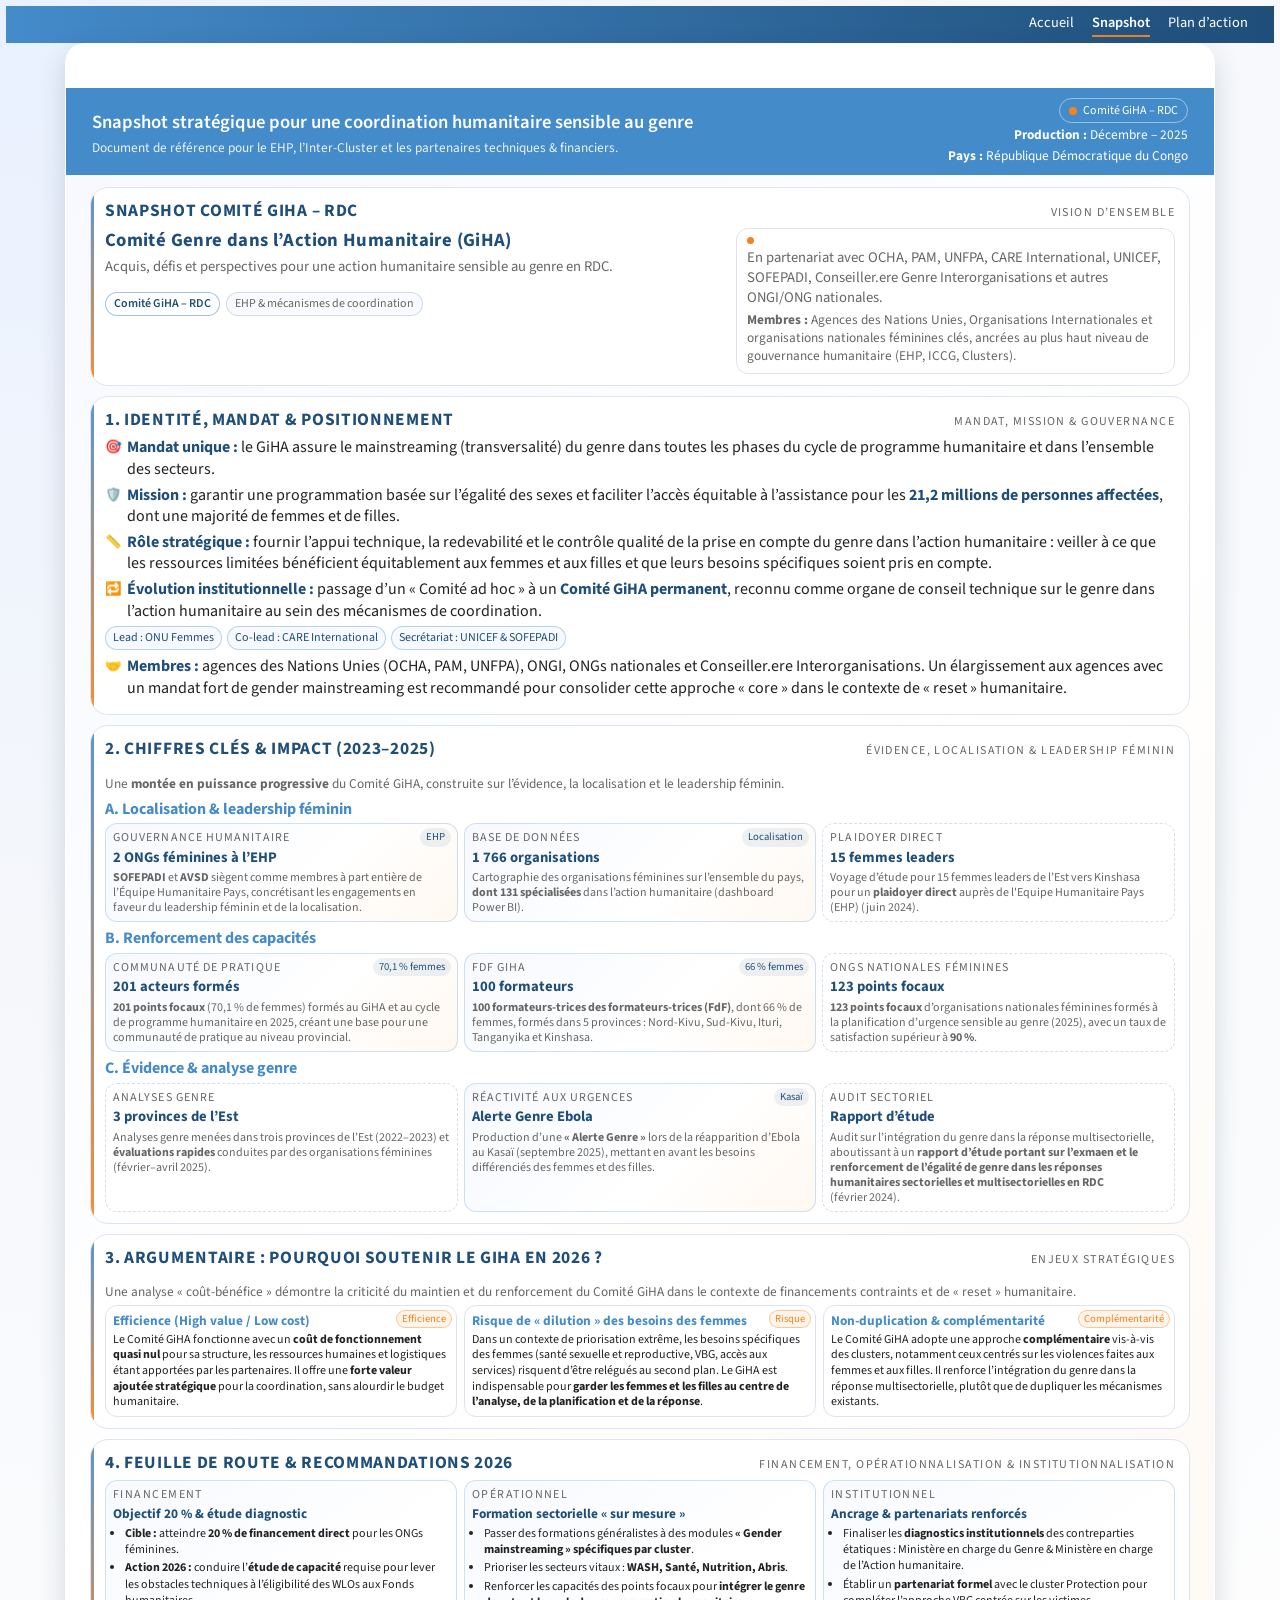
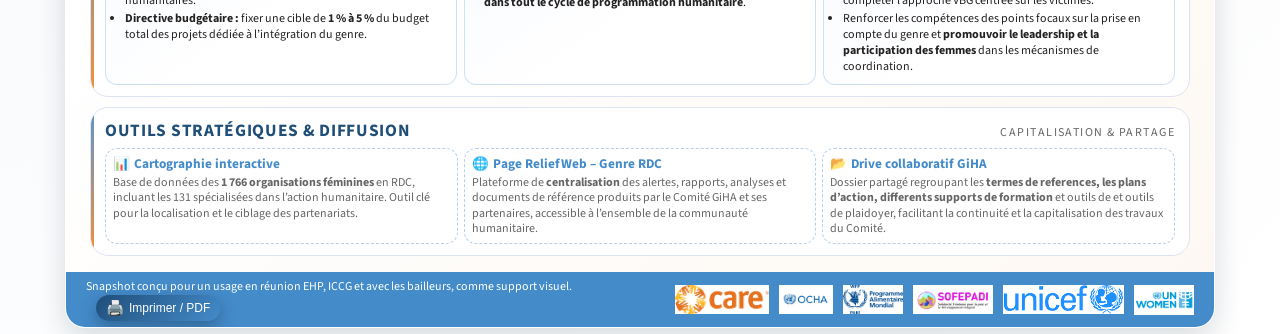
<file: snapshot.html>
<!DOCTYPE html>
<html lang="fr">
<head>
  <meta charset="UTF-8">
  <title>Snapshot Comité GiHA – RDC</title>
  <meta name="viewport" content="width=device-width, initial-scale=1.0">

  <!-- Police lisible, proche des recommandations OCHA -->
  <link rel="preconnect" href="https://fonts.googleapis.com">
  <link rel="preconnect" href="https://fonts.gstatic.com" crossorigin>
  <link href="https://fonts.googleapis.com/css2?family=Source+Sans+3:wght@300;400;600;700&display=swap" rel="stylesheet">

  <style>
    :root {
      --ocha-blue: #1F4E79;
      --unw-blue: #448BCA;
      --unw-orange: #F58220;
      --text-dark: #222222;
      --text-muted: #666666;
      --bg-soft: #f5f7fb;
      --card-bg: #ffffff;
      --border-soft: #dde3f0;
      --radius-lg: 18px;
      --radius-md: 12px;
      --shadow-soft: 0 10px 28px rgba(15, 35, 52, 0.16);
    }

    .top-nav {
      background: linear-gradient(90deg, var(--unw-blue), var(--ocha-blue));
      color: #fff;
      padding: 6px 26px;
      display: flex;
      justify-content: flex-end;
      gap: 18px;
      font-size: 0.9rem;
    }

    .top-nav a {
      color: #fff;
      text-decoration: none;
      padding-bottom: 2px;
      border-bottom: 2px solid transparent;
    }

    .top-nav a:hover {
      border-bottom-color: rgba(255, 255, 255, 0.9);
    }

    .top-nav a.active {
      border-bottom-color: var(--unw-orange);
      font-weight: 600;
    }

    * { box-sizing: border-box; }

    body {
      margin: 0;
      padding: 6px;
      font-family: "Source Sans 3", "Source Sans Pro", -apple-system,
        BlinkMacSystemFont, "Segoe UI", Roboto, Arial, sans-serif;
      font-size: 12pt;
      background: radial-gradient(circle at top left, #e9f1ff 0, #f5f7fb 40%, #ffffff 100%);
      color: var(--text-dark);
    }

    .page-wrapper {
      max-width: 1150px;
      margin: 0 auto;
      background: #ffffff;
      border-radius: 20px;
      box-shadow: var(--shadow-soft);
      border: 1px solid rgba(255, 255, 255, 0.85);
      overflow: hidden;
      display: flex;
      flex-direction: column;
      min-height: 760px; /* approx A4 paysage */
      position: relative;
    }

    /* Bandeau en-tête ONU Femmes */
    .header-band {
      background: var(--unw-blue);
      color: #ffffff;
      padding: 10px 26px;
      display: flex;
      align-items: center;
      justify-content: space-between;
      gap: 16px;
    }

    .header-left {
      display: flex;
      flex-direction: column;
      gap: 3px;
    }

    .header-title-small {
      font-size: 9pt;
      text-transform: uppercase;
      letter-spacing: 0.16em;
      opacity: 0.9;
    }

    .header-title-main {
      font-size: 14pt;
      font-weight: 600;
    }

    .header-subtitle {
      font-size: 10pt;
      opacity: 0.9;
    }

    .header-right {
      text-align: right;
      font-size: 10pt;
      display: flex;
      flex-direction: column;
      gap: 2px;
    }

    .header-chip {
      display: inline-flex;
      align-items: center;
      gap: 6px;
      border-radius: 999px;
      padding: 3px 9px;
      border: 1px solid rgba(255, 255, 255, 0.45);
      font-size: 9pt;
      align-self: flex-end;
    }

    .header-dot {
      width: 8px;
      height: 8px;
      border-radius: 999px;
      background: var(--unw-orange);
    }

    /* Contenu principal – colonne unique, sections empilées */
    .content {
      padding: 12px 24px 16px;
      display: flex;
      flex-direction: column;
      gap: 10px;
      flex: 1 1 auto;
      background: linear-gradient(135deg, #f7f9ff 0, #ffffff 50%, #fdf8f3 100%);
    }

    /* Section générique */
    .section {
      background: #ffffff;
      border-radius: var(--radius-lg);
      border: 1px solid var(--border-soft);
      padding: 10px 14px 11px;
      position: relative;
      overflow: hidden;
    }

    .section::before {
      content: "";
      position: absolute;
      inset: 0 auto 0 0;
      width: 3px;
      background: linear-gradient(180deg, var(--unw-blue), var(--unw-orange));
      opacity: 0.9;
    }

    .section-header {
      display: flex;
      justify-content: space-between;
      align-items: baseline;
      gap: 10px;
      margin-bottom: 5px;
    }

    .section-title {
      font-size: 13pt;
      font-weight: 700;
      color: var(--ocha-blue);
      text-transform: uppercase;
      letter-spacing: 0.04em;
    }

    .section-label {
      font-size: 9pt;
      text-transform: uppercase;
      color: var(--text-muted);
      letter-spacing: 0.12em;
    }

    .section-body {
      font-size: 12pt;
      line-height: 1.35;
      color: var(--text-dark);
      margin-top: 2px;
    }

    /* Section 0 – présentation générale */
    .intro-grid {
      display: grid;
      grid-template-columns: minmax(0, 1.4fr) minmax(0, 1fr);
      gap: 16px;
      align-items: flex-start;
    }

    h1 {
      font-size: 14pt;
      margin: 0;
      color: var(--ocha-blue);
      letter-spacing: 0.02em;
    }

    .subtitle-main {
      margin-top: 4px;
      font-size: 11pt;
      color: var(--text-muted);
    }

    .tag-row {
      display: flex;
      flex-wrap: wrap;
      gap: 6px;
      margin-top: 8px;
    }

    .tag {
      font-size: 9pt;
      padding: 3px 8px;
      border-radius: 999px;
      border: 1px solid rgba(31, 78, 121, 0.18);
      background: #f8faff;
      color: var(--text-muted);
      white-space: nowrap;
    }

    .tag.strong {
      border-color: rgba(68, 139, 202, 0.5);
      color: var(--ocha-blue);
      font-weight: 600;
      background: #ffffff;
    }

    .org-block {
      border-radius: var(--radius-md);
      background: #ffffff;
      border: 1px solid var(--border-soft);
      padding: 8px 10px;
      font-size: 11pt;
      display: flex;
      flex-direction: column;
      gap: 4px;
    }

    .org-main {
      font-weight: 600;
      color: var(--ocha-blue);
      display: flex;
      align-items: center;
      gap: 6px;
    }

    .org-main span.dot {
      width: 7px;
      height: 7px;
      border-radius: 999px;
      background: var(--unw-orange);
    }

    .org-sub {
      color: var(--text-muted);
      line-height: 1.35;
      font-size: 11pt;
    }

    .org-members {
      font-size: 10pt;
      color: var(--text-muted);
    }

    /* Éléments de texte */
    .key-line {
      margin-bottom: 4px;
      display: flex;
      align-items: flex-start;
      gap: 5px;
    }

    .key-line-icon {
      font-size: 10pt;
      margin-top: 1px;
    }

    .key-line-text strong {
      color: var(--ocha-blue);
    }

    .pill-row {
      display: flex;
      flex-wrap: wrap;
      gap: 5px;
      margin: 4px 0 6px;
    }

    .pill {
      font-size: 9pt;
      padding: 3px 7px;
      border-radius: 999px;
      background: #f6f9ff;
      border: 1px solid rgba(68, 139, 202, 0.35);
      color: var(--ocha-blue);
      white-space: nowrap;
    }

    /* Chiffres clés */
    .sub-section-title {
      font-size: 12pt;
      font-weight: 700;
      margin: 6px 0 3px;
      color: var(--unw-blue);
    }

    .sub-section-caption {
      font-size: 10pt;
      color: var(--text-muted);
      margin-bottom: 4px;
    }

    .grid-3 {
      display: grid;
      grid-template-columns: repeat(3, minmax(0, 1fr));
      gap: 6px;
      margin-top: 2px;
    }

    .metric-card {
      background: linear-gradient(135deg, #f7f9ff 0, #ffffff 60%, #fff8f1 100%);
      border-radius: var(--radius-md);
      border: 1px solid rgba(68, 139, 202, 0.25);
      padding: 6px 7px;
      position: relative;
      font-size: 10pt;
    }

    .metric-card.soft {
      background: #ffffff;
      border-style: dashed;
    }

    .metric-tag {
      font-size: 9pt;
      text-transform: uppercase;
      letter-spacing: 0.09em;
      color: var(--text-muted);
      margin-bottom: 1px;
    }

    .metric-value {
      font-size: 11pt;
      font-weight: 700;
      color: var(--ocha-blue);
      margin: 0;
    }

    .metric-desc {
      margin-top: 3px;
      font-size: 9pt;
      color: var(--text-muted);
      line-height: 1.25;
    }

    .metric-badge {
      position: absolute;
      right: 6px;
      top: 4px;
      font-size: 8pt;
      padding: 2px 6px;
      border-radius: 999px;
      background: rgba(31, 78, 121, 0.08);
      color: var(--ocha-blue);
    }

    /* Argumentaire */
    .argument-grid {
      display: grid;
      grid-template-columns: repeat(3, minmax(0, 1fr));
      gap: 7px;
      margin-top: 4px;
    }

    .argument-card {
      background: #ffffff;
      border-radius: var(--radius-md);
      border: 1px solid var(--border-soft);
      padding: 6px 7px;
      position: relative;
      font-size: 10pt;
    }

    .argument-title {
      font-size: 10pt;
      font-weight: 700;
      color: var(--unw-blue);
      margin-bottom: 2px;
    }

    .argument-body {
      font-size: 9pt;
      color: var(--text-dark);
      line-height: 1.3;
    }

    .argument-chip {
      position: absolute;
      top: 4px;
      right: 4px;
      font-size: 8pt;
      padding: 1px 5px;
      border-radius: 999px;
      background: #fef4ea;
      color: var(--unw-orange);
      border: 1px solid rgba(245, 130, 32, 0.4);
    }

    /* Feuille de route */
    .roadmap-grid {
      display: grid;
      grid-template-columns: repeat(3, minmax(0, 1fr));
      gap: 7px;
      margin-top: 3px;
    }

    .roadmap-card {
      background: linear-gradient(145deg, #f8faff 0, #ffffff 60%);
      border-radius: var(--radius-md);
      border: 1px solid rgba(68, 139, 202, 0.25);
      padding: 6px 7px;
      font-size: 10pt;
    }

    .roadmap-label {
      font-size: 9pt;
      text-transform: uppercase;
      letter-spacing: 0.12em;
      color: var(--text-muted);
      margin-bottom: 2px;
    }

    .roadmap-title {
      font-size: 10pt;
      font-weight: 700;
      color: var(--ocha-blue);
      margin-bottom: 3px;
    }

    .roadmap-card ul {
      margin: 0 0 0 0.9em;
      padding: 0;
    }

    .roadmap-card li {
      margin-bottom: 2px;
      font-size: 9pt;
    }

    /* Outils */
    .tools-row {
      display: flex;
      flex-wrap: wrap;
      gap: 6px;
      margin-top: 4px;
    }

    .tool-card {
      flex: 1 1 200px;
      min-width: 200px;
      background: #ffffff;
      border-radius: var(--radius-md);
      border: 1px dashed rgba(68, 139, 202, 0.4);
      padding: 6px 7px;
      font-size: 9pt;
    }

    .tool-title {
      font-weight: 600;
      color: var(--unw-blue);
      margin-bottom: 2px;
      display: flex;
      align-items: center;
      gap: 4px;
      font-size: 10pt;
    }

    .tool-link {
      font-size: 9pt;
      color: var(--text-muted);
      line-height: 1.3;
    }

    /* Bas de page avec logos */
    .footer-band {
      background: var(--unw-blue);
      color: #ffffff;
      padding: 6px 20px;
      font-size: 9pt;
      display: flex;
      justify-content: space-between;
      align-items: center;
      gap: 14px;
      flex-wrap: wrap;
    }

    .footer-text {
      flex: 1 1 260px;
    }

    .footer-logos {
      display: flex;
      flex-wrap: wrap;
      align-items: center;
      justify-content: flex-end;
      gap: 10px;
      flex: 0 0 auto;
    }

    .footer-logo {
      max-height: 30px;
      width: auto;
      display: block;
    }

    .btn-print {
      border: none;
      border-radius: 999px;
      padding: 4px 10px;
      font-size: 9pt;
      display: inline-flex;
      align-items: center;
      gap: 5px;
      cursor: pointer;
      background: linear-gradient(135deg, var(--ocha-blue), var(--unw-blue));
      color: #ffffff;
      box-shadow: 0 6px 16px rgba(15, 35, 52, 0.35);
    }

    .btn-print span.icon {
      font-size: 11pt;
    }

    .btn-print:active {
      transform: translateY(1px);
      box-shadow: 0 3px 10px rgba(15, 35, 52, 0.35);
    }

    .no-print {}

    /* Impression – A4 paysage, marges étroites */
    @page {
      size: A4 landscape;
      margin: 8mm;
    }

    @media print {
      body {
        background: #ffffff !important;
        padding: 0;
      }
      .page-wrapper {
        box-shadow: none;
        border-radius: 0;
        border: none;
        max-width: none;
        min-height: auto;
      }
      .no-print {
        display: none !important;
      }
      a {
        text-decoration: none;
        color: inherit;
      }
      .section,
      .metric-card,
      .argument-card,
      .roadmap-card,
      .tool-card {
        break-inside: avoid;
        page-break-inside: avoid;
      }
      .top-nav {
        display: none !important;
      }
    }

    @media (max-width: 900px) {
      .page-wrapper { border-radius: 0; }
      .intro-grid,
      .grid-3,
      .argument-grid,
      .roadmap-grid {
        grid-template-columns: minmax(0, 1fr);
      }
      .content { padding: 10px 14px; }
    }
  </style>
</head>
<body>

<!-- Menu commun GiHA -->
<nav class="top-nav">
  <a href="index.html">Accueil</a>
  <a href="snapshot.html" class="active">Snapshot</a>
  <a href="plan_action.html">Plan d’action</a>
</nav>
<div class="page-wrapper">
<br><br>
  <!-- Bandeau haut -->
  <div class="header-band">
    <div class="header-left">
      <div class="header-title-small"></div>
      <div class="header-title-main">Snapshot stratégique pour une coordination humanitaire sensible au genre</div>
      <div class="header-subtitle">
        Document de référence pour le EHP, l’Inter-Cluster et les partenaires techniques &amp; financiers.
      </div>
    </div>
    <div class="header-right">
      <div class="header-chip">
        <span class="header-dot"></span>
        <span>Comité GiHA – RDC</span>
      </div>
      <div><strong>Production :</strong> Décembre – 2025</div>
      <div><strong>Pays :</strong> République Démocratique du Congo</div>
     </div>
  </div>

  <!-- Contenu -->
  <div class="content">

    <!-- 0. Présentation générale -->
    <section class="section" id="presentation">
      <div class="section-header">
        <div class="section-title">SNAPSHOT COMITÉ GIHA – RDC</div>
        <div class="section-label">Vision d’ensemble</div>
      </div>
      <div class="section-body">
        <div class="intro-grid">
          <div>
            <h1>Comité Genre dans l’Action Humanitaire (GiHA)</h1>
            <p class="subtitle-main">
              Acquis, défis et perspectives pour une action humanitaire sensible au genre en RDC.
            </p>
            <div class="tag-row">
              <span class="tag strong">Comité GiHA – RDC</span>
              <span class="tag">EHP &amp; mécanismes de coordination</span>
            </div>
          </div>
          <div class="org-block">
            <div class="org-main">
              <span class="dot"></span>
            </div>
            <div class="org-sub">
              En partenariat avec OCHA, PAM, UNFPA, CARE International, UNICEF, SOFEPADI, Conseiller.ere Genre Interorganisations
              et autres ONGI/ONG nationales.
            </div>
            <div class="org-members">
              <strong>Membres&nbsp;:</strong> Agences des Nations Unies, Organisations Internationales et organisations nationales féminines clés,
              ancrées au plus haut niveau de gouvernance humanitaire (EHP, ICCG, Clusters).
            </div>
          </div>
        </div>
      </div>
    </section>

    <!-- 1. Identité, mandat & positionnement -->
    <section class="section" id="identite-mandat">
      <div class="section-header">
        <div class="section-title">1. Identité, mandat &amp; positionnement</div>
        <div class="section-label">Mandat, mission &amp; gouvernance</div>
      </div>
      <div class="section-body">
        <div class="key-line">
          <div class="key-line-icon">🎯</div>
          <div class="key-line-text">
            <strong>Mandat unique&nbsp;:</strong> le GiHA assure le mainstreaming (transversalité)
            du genre dans toutes les phases du cycle de programme humanitaire et dans l’ensemble des secteurs.
          </div>
        </div>

        <div class="key-line">
          <div class="key-line-icon">🛡️</div>
          <div class="key-line-text">
            <strong>Mission&nbsp;:</strong> garantir une programmation basée sur l’égalité des sexes
            et faciliter l’accès équitable à l’assistance pour les
            <strong>21,2&nbsp;millions de personnes affectées</strong>, dont une majorité de femmes et de filles.
          </div>
        </div>

        <div class="key-line">
          <div class="key-line-icon">📏</div>
          <div class="key-line-text">
            <strong>Rôle stratégique&nbsp;:</strong> fournir l’appui technique, la redevabilité
            et le contrôle qualité de la prise en compte du genre dans l’action humanitaire&nbsp;:
            veiller à ce que les ressources limitées bénéficient équitablement aux femmes et aux filles
            et que leurs besoins spécifiques soient pris en compte.
          </div>
        </div>

        <div class="key-line">
          <div class="key-line-icon">🔁</div>
          <div class="key-line-text">
            <strong>Évolution institutionnelle&nbsp;:</strong> passage d’un «&nbsp;Comité ad hoc&nbsp;»
            à un <strong>Comité GiHA permanent</strong>, reconnu comme organe de conseil technique
            sur le genre dans l’action humanitaire au sein des mécanismes de coordination.
          </div>
        </div>

        <div class="pill-row">
          <span class="pill">Lead&nbsp;: ONU Femmes</span>
          <span class="pill">Co-lead&nbsp;: CARE International</span>
          <span class="pill">Secrétariat&nbsp;: UNICEF &amp; SOFEPADI</span>
        </div>

        <div class="key-line">
          <div class="key-line-icon">🤝</div>
          <div class="key-line-text">
            <strong>Membres&nbsp;:</strong> agences des Nations Unies (OCHA, PAM, UNFPA), ONGI, ONGs nationales et Conseiller.ere Interorganisations.
            Un élargissement aux agences avec un mandat fort de gender mainstreaming est recommandé
            pour consolider cette approche «&nbsp;core&nbsp;» dans le contexte de «&nbsp;reset&nbsp;» humanitaire.
          </div>
        </div>
      </div>
    </section>

    <!-- 2. Chiffres clés & impact -->
    <section class="section" id="chiffres-impact">
      <div class="section-header">
        <div class="section-title">2. Chiffres clés &amp; impact (2023–2025)</div>
        <div class="section-label">Évidence, localisation &amp; leadership féminin</div>
      </div>
      <div class="section-body">
        <p class="sub-section-caption">
          Une <strong>montée en puissance progressive</strong> du Comité GiHA, construite sur l’évidence,
          la localisation et le leadership féminin.
        </p>

        <div class="sub-section-title">A. Localisation &amp; leadership féminin</div>
        <div class="grid-3">
          <div class="metric-card">
            <div class="metric-tag">Gouvernance humanitaire</div>
            <div class="metric-value">2 ONGs féminines à l’EHP</div>
            <div class="metric-desc">
              <strong>SOFEPADI</strong> et <strong>AVSD</strong> siègent comme membres à part entière
              de l’Équipe Humanitaire Pays, concrétisant les engagements en faveur du leadership féminin
              et de la localisation.
            </div>
            <div class="metric-badge">EHP</div>
          </div>

          <div class="metric-card">
            <div class="metric-tag">Base de données</div>
            <div class="metric-value">1&nbsp;766 organisations</div>
            <div class="metric-desc">
              Cartographie des organisations féminines sur l’ensemble du pays,
              <strong>dont 131 spécialisées</strong> dans l’action humanitaire (dashboard Power&nbsp;BI).
            </div>
            <div class="metric-badge">Localisation</div>
          </div>

          <div class="metric-card soft">
            <div class="metric-tag">Plaidoyer direct</div>
            <div class="metric-value">15 femmes leaders</div>
            <div class="metric-desc">
              Voyage d’étude pour 15 femmes leaders de l’Est vers Kinshasa
              pour un <strong>plaidoyer direct</strong> auprès de l'Equipe Humanitaire Pays (EHP) (juin&nbsp;2024).
            </div>
          </div>
        </div>

        <div class="sub-section-title">B. Renforcement des capacités</div>
        <div class="grid-3">
          <div class="metric-card">
            <div class="metric-tag">Communauté de pratique</div>
            <div class="metric-value">201 acteurs formés</div>
            <div class="metric-desc">
              <strong>201 points focaux</strong> (70,1&nbsp;% de femmes) formés au GiHA
              et au cycle de programme humanitaire en 2025, créant une base pour une
              communauté de pratique au niveau provincial.
            </div>
            <div class="metric-badge">70,1&nbsp;% femmes</div>
          </div>

          <div class="metric-card">
            <div class="metric-tag">FdF GiHA</div>
            <div class="metric-value">100 formateurs</div>
            <div class="metric-desc">
              <strong>100 formateurs-trices des formateurs-trices (FdF)</strong>, dont 66&nbsp;% de femmes,
              formés dans 5 provinces&nbsp;: Nord-Kivu, Sud-Kivu, Ituri, Tanganyika et Kinshasa.
            </div>
            <div class="metric-badge">66&nbsp;% femmes</div>
          </div>

          <div class="metric-card soft">
            <div class="metric-tag">ONGs Nationales Féminines</div>
            <div class="metric-value">123 points focaux</div>
            <div class="metric-desc">
              <strong>123 points focaux</strong> d’organisations nationales féminines formés à la planification d’urgence
              sensible au genre (2025), avec un taux de satisfaction supérieur à <strong>90&nbsp;%</strong>.
            </div>
          </div>
        </div>

        <div class="sub-section-title">C. Évidence &amp; analyse genre</div>
        <div class="grid-3">
          <div class="metric-card soft">
            <div class="metric-tag">Analyses genre</div>
            <div class="metric-value">3 provinces de l’Est</div>
            <div class="metric-desc">
              Analyses genre menées dans trois provinces de l’Est (2022–2023) et
              <strong>évaluations rapides</strong> conduites par des organisations féminines (février–avril&nbsp;2025).
            </div>
          </div>

          <div class="metric-card">
            <div class="metric-tag">Réactivité aux urgences</div>
            <div class="metric-value">Alerte Genre Ebola</div>
            <div class="metric-desc">
              Production d’une <strong>«&nbsp;Alerte Genre&nbsp;»</strong> lors de la réapparition d’Ebola au Kasaï
              (septembre&nbsp;2025), mettant en avant les besoins différenciés des femmes et des filles.
            </div>
            <div class="metric-badge">Kasaï</div>
          </div>

          <div class="metric-card soft">
            <div class="metric-tag">Audit sectoriel</div>
            <div class="metric-value">Rapport d’étude</div>
            <div class="metric-desc">
              Audit sur l’intégration du genre dans la réponse multisectorielle,
              aboutissant à un <strong>rapport d’étude portant sur l’exmaen et le renforcement de l’égalité de genre dans les réponses humanitaires sectorielles et multisectorielles en RDC</strong> (février&nbsp;2024).
            </div>
          </div>
        </div>
      </div>
    </section>

    <!-- 3. Argumentaire -->
    <section class="section" id="argumentaire">
      <div class="section-header">
        <div class="section-title">3. Argumentaire : Pourquoi soutenir le GiHA en 2026 ?</div>
        <div class="section-label">Enjeux stratégiques</div>
      </div>
      <div class="section-body">
        <p class="sub-section-caption">
          Une analyse «&nbsp;coût-bénéfice&nbsp;» démontre la criticité du maintien et du renforcement
          du Comité GiHA dans le contexte de financements contraints et de «&nbsp;reset&nbsp;» humanitaire.
        </p>
        <div class="argument-grid">
          <div class="argument-card">
            <div class="argument-title">Efficience (High value / Low cost)</div>
            <div class="argument-body">
              Le Comité GiHA fonctionne avec un <strong>coût de fonctionnement quasi nul</strong> pour sa structure,
              les ressources humaines et logistiques étant apportées par les partenaires.
              Il offre une <strong>forte valeur ajoutée stratégique</strong> pour la coordination,
              sans alourdir le budget humanitaire.
            </div>
            <div class="argument-chip">Efficience</div>
          </div>

          <div class="argument-card">
            <div class="argument-title">Risque de «&nbsp;dilution&nbsp;» des besoins des femmes</div>
            <div class="argument-body">
              Dans un contexte de priorisation extrême, les besoins spécifiques des femmes
              (santé sexuelle et reproductive, VBG, accès aux services) risquent d’être relégués au second plan.
              Le GiHA est indispensable pour <strong>garder les femmes et les filles au centre de l’analyse,
              de la planification et de la réponse</strong>.
            </div>
            <div class="argument-chip">Risque</div>
          </div>

          <div class="argument-card">
            <div class="argument-title">Non-duplication &amp; complémentarité</div>
            <div class="argument-body">
              Le Comité GiHA adopte une approche <strong>complémentaire</strong> vis-à-vis des clusters,
              notamment ceux centrés sur les violences faites aux femmes et aux filles.
              Il renforce l’intégration du genre dans la réponse multisectorielle, plutôt que de dupliquer
              les mécanismes existants.
            </div>
            <div class="argument-chip">Complémentarité</div>
          </div>
        </div>
      </div>
    </section>

    <!-- 4. Feuille de route & recommandations -->
    <section class="section" id="feuille-de-route">
      <div class="section-header">
        <div class="section-title">4. Feuille de route &amp; recommandations 2026</div>
        <div class="section-label">Financement, opérationnalisation &amp; institutionnalisation</div>
      </div>
      <div class="section-body">
        <div class="roadmap-grid">
          <div class="roadmap-card">
            <div class="roadmap-label">Financement</div>
            <div class="roadmap-title">Objectif 20&nbsp;% &amp; étude diagnostic</div>
            <ul>
              <li><strong>Cible&nbsp;:</strong> atteindre <strong>20&nbsp;% de financement direct</strong> pour les ONGs féminines.</li>
              <li><strong>Action 2026&nbsp;:</strong> conduire l’<strong>étude de capacité</strong> requise pour lever
                  les obstacles techniques à l’éligibilité des WLOs aux Fonds humanitaires.</li>
              <li><strong>Directive budgétaire&nbsp;:</strong> fixer une cible de <strong>1&nbsp;% à 5&nbsp;%</strong>
                  du budget total des projets dédiée à l’intégration du genre.</li>
            </ul>
          </div>

          <div class="roadmap-card">
            <div class="roadmap-label">Opérationnel</div>
            <div class="roadmap-title">Formation sectorielle «&nbsp;sur mesure&nbsp;»</div>
            <ul>
              <li>Passer des formations généralistes à des modules
                  <strong>«&nbsp;Gender mainstreaming&nbsp;» spécifiques par cluster</strong>.</li>
              <li>Prioriser les secteurs vitaux&nbsp;: <strong>WASH, Santé, Nutrition, Abris</strong>.</li>
              <li>Renforcer les capacités des points focaux pour
                  <strong>intégrer le genre dans tout le cycle de programmation humanitaire</strong>.</li>
            </ul>
          </div>

          <div class="roadmap-card">
            <div class="roadmap-label">Institutionnel</div>
            <div class="roadmap-title">Ancrage &amp; partenariats renforcés</div>
            <ul>
              <li>Finaliser les <strong>diagnostics institutionnels</strong> des contreparties étatiques&nbsp;:
                  Ministère en charge du Genre &amp; Ministère en charge de l’Action humanitaire.</li>
              <li>Établir un <strong>partenariat formel</strong> avec le cluster Protection pour compléter l’approche VBG
                  centrée sur les victimes.</li>
              <li>Renforcer les compétences des points focaux sur la prise en compte du genre et
                  <strong>promouvoir le leadership et la participation des femmes</strong> dans les mécanismes
                  de coordination.</li>
            </ul>
          </div>
        </div>
      </div>
    </section>

    <!-- 5. Outils stratégiques -->
    <section class="section" id="outils">
      <div class="section-header">
        <div class="section-title">Outils stratégiques &amp; diffusion</div>
        <div class="section-label">Capitalisation &amp; partage</div>
      </div>

      <div class="section-body">
        <div class="tools-row">

          <!-- Cartographie interactive -->
          <div class="tool-card">
            <div class="tool-title">
              📊 <a href="https://app.powerbi.com/view?r=eyJrIjoiNDg2YTUzMDItNTMxYy00NjhjLTg1YjctYWZjYzgxMGIyODdhIiwidCI6ImE2Mjk2ZWFiLTY0YmItNDI2My1iYTE2LTljMzc3MGFkMTRjMyJ9"
                    target="_blank"
                    style="color: var(--unw-blue); text-decoration: none; font-weight: 700;">
                    Cartographie interactive
                  </a>
            </div>
            <div class="tool-link">
              Base de données des <strong>1&nbsp;766 organisations féminines</strong> en RDC,
              incluant les 131 spécialisées dans l’action humanitaire. Outil clé pour la localisation
              et le ciblage des partenariats.
            </div>
          </div>

          <!-- Page ReliefWeb -->
          <div class="tool-card">
            <div class="tool-title">
              🌐 <a href="https://response.reliefweb.int/democratic-republic-congo/genre"
                    target="_blank"
                    style="color: var(--unw-blue); text-decoration: none; font-weight: 700;">
                    Page ReliefWeb – Genre RDC
                  </a>
            </div>
            <div class="tool-link">
              Plateforme de <strong>centralisation</strong> des alertes, rapports, analyses et documents de référence
              produits par le Comité GiHA et ses partenaires, accessible à l’ensemble de la communauté humanitaire.
            </div>
          </div>

          <!-- Drive collaboratif -->
          <div class="tool-card">
            <div class="tool-title">
              📂 <a href="https://drive.google.com/drive/folders/1l5m-O0RarFS7ZPvch73UYPeXi2yKSLuA"
                    target="_blank"
                    style="color: var(--unw-blue); text-decoration: none; font-weight: 700;">
                    Drive collaboratif GiHA
                  </a>
            </div>
            <div class="tool-link">
              Dossier partagé regroupant les <strong>termes de references, les plans d’action, differents supports de formation</strong> et outils de
              et outils de plaidoyer, facilitant la continuité et la capitalisation des travaux du Comité.
            </div>
          </div>

        </div>
      </div>
    </section>

  </div> <!-- fin .content -->

  <!-- Bandeau bas avec logos -->
  <div class="footer-band">
    <div class="footer-text">
      <span>
        Snapshot conçu pour un usage en réunion EHP, ICCG et avec les bailleurs,
        comme support visuel.
      </span>
      <button class="btn-print no-print" type="button" onclick="window.print()" style="margin-left: 10px;">
        <span class="icon">🖨️</span>
        <span>Imprimer / PDF</span>
      </button>
    </div>

    <div class="footer-logos">
      <!-- Place ces fichiers dans le même dossier que ce HTML -->
      <img src="logo-care.png" alt="CARE" class="footer-logo">
      <img src="logo-ocha.jpg" alt="OCHA" class="footer-logo">
      <img src="logo-pam.jpg" alt="PAM / WFP" class="footer-logo">
      <img src="logo-sofepadi.png" alt="SOFEPADI" class="footer-logo">
      <img src="logo-unicef.png" alt="UNICEF" class="footer-logo">
      <img src="logo-unwomen.png" alt="UN Women" class="footer-logo">
    </div>
  </div>

</div> <!-- fin .page-wrapper -->

</body>
</html>
</file>
